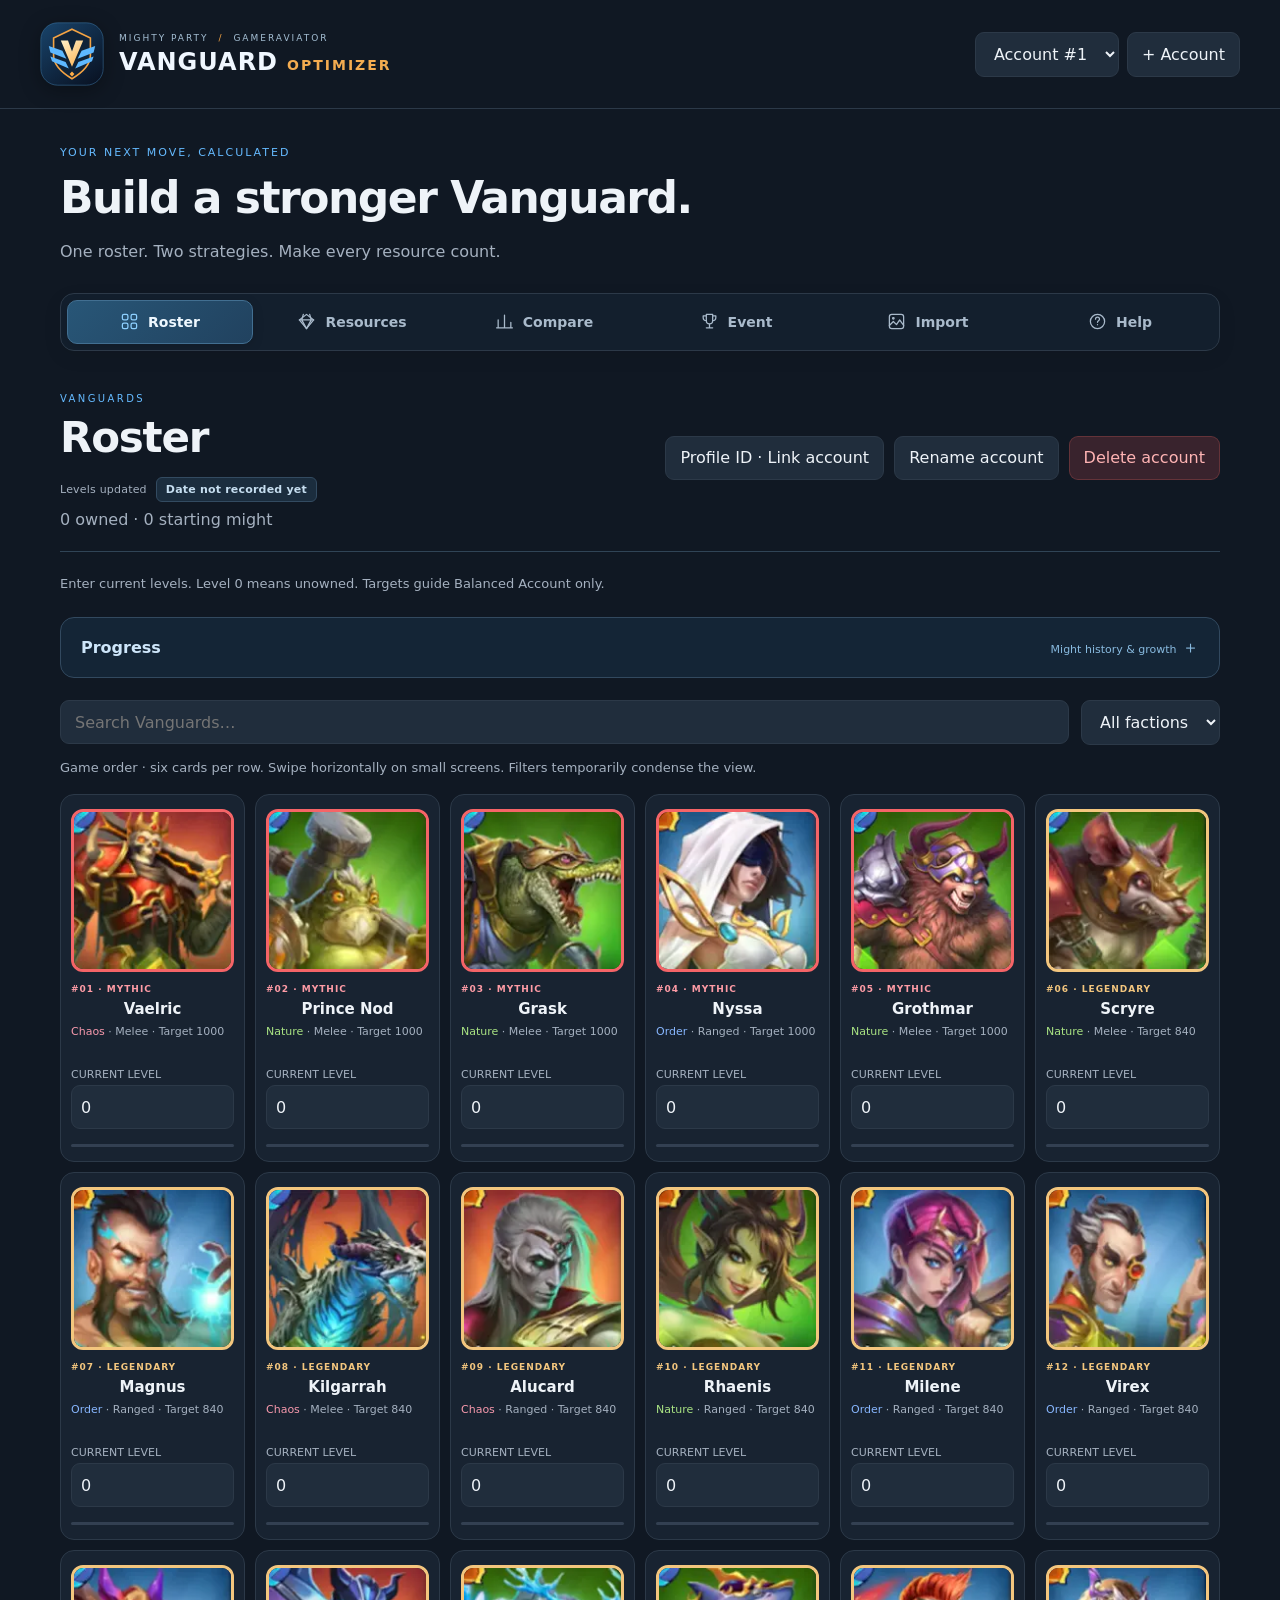
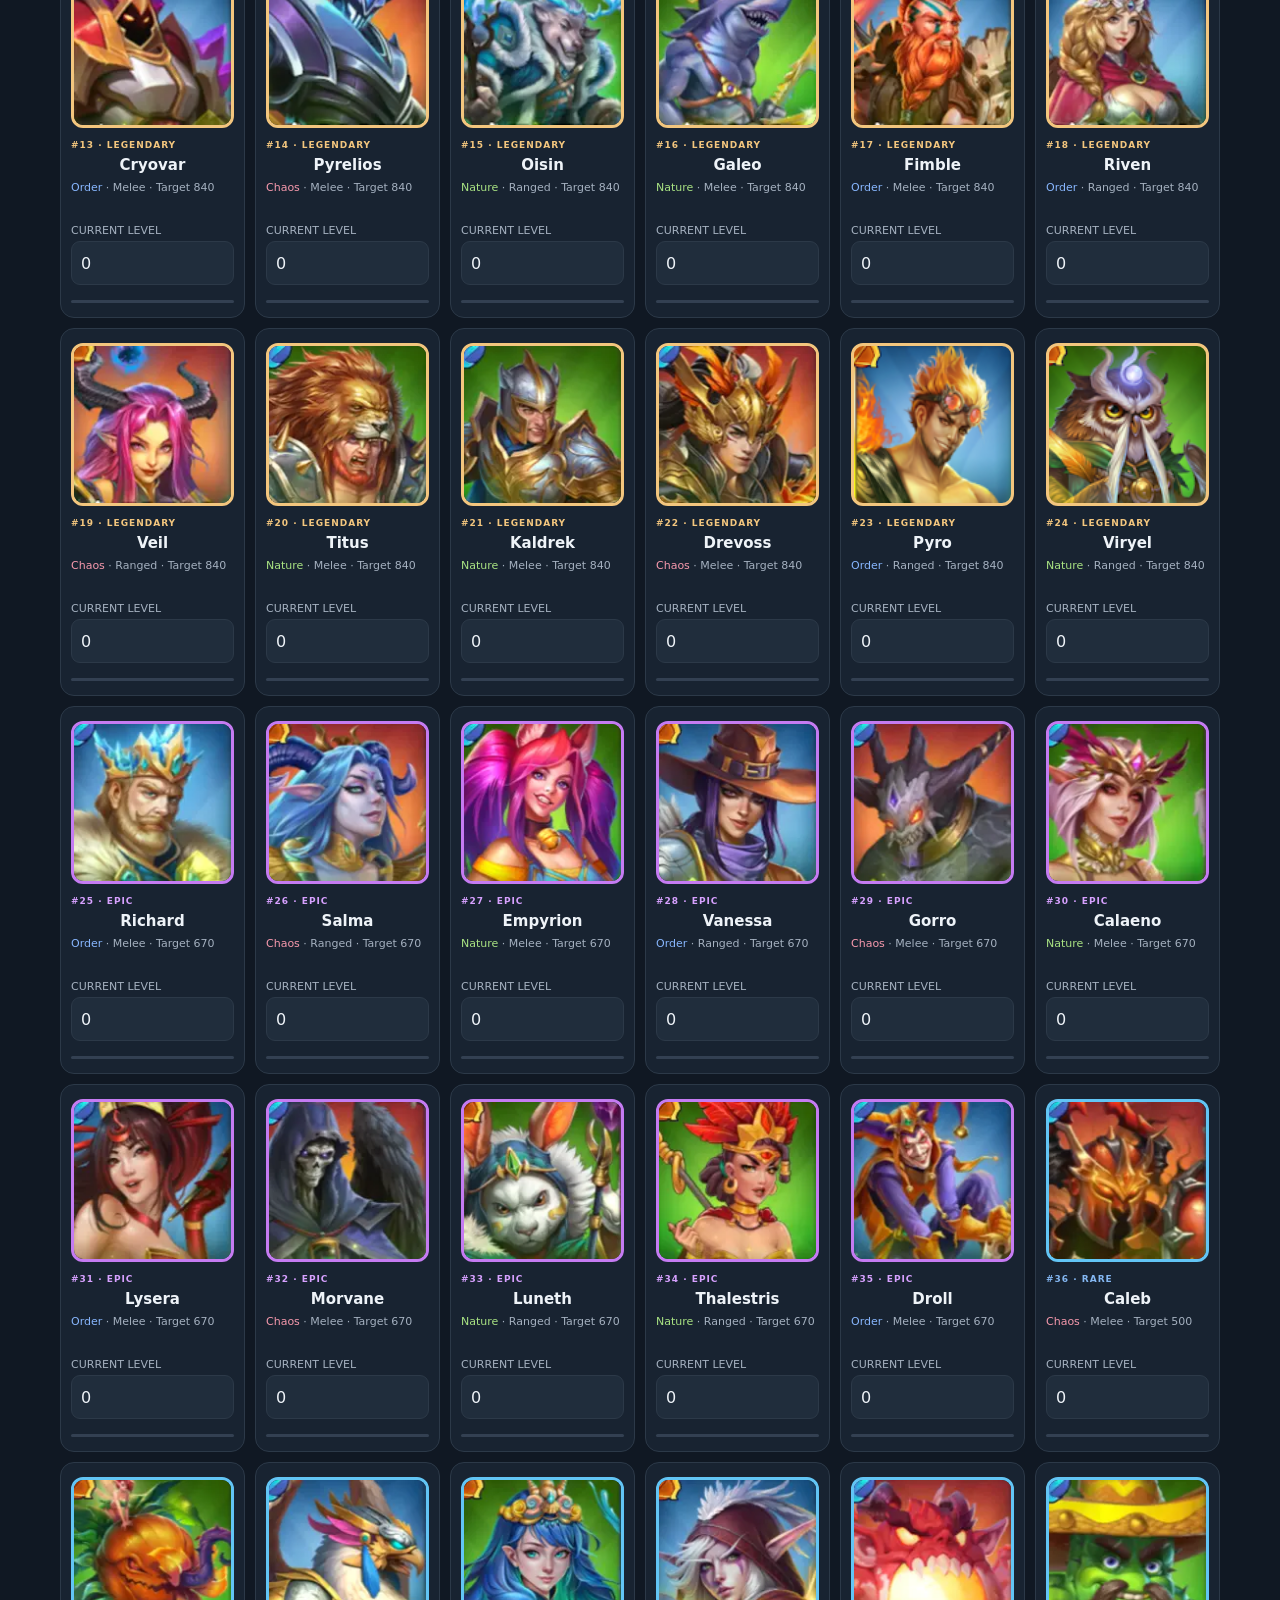
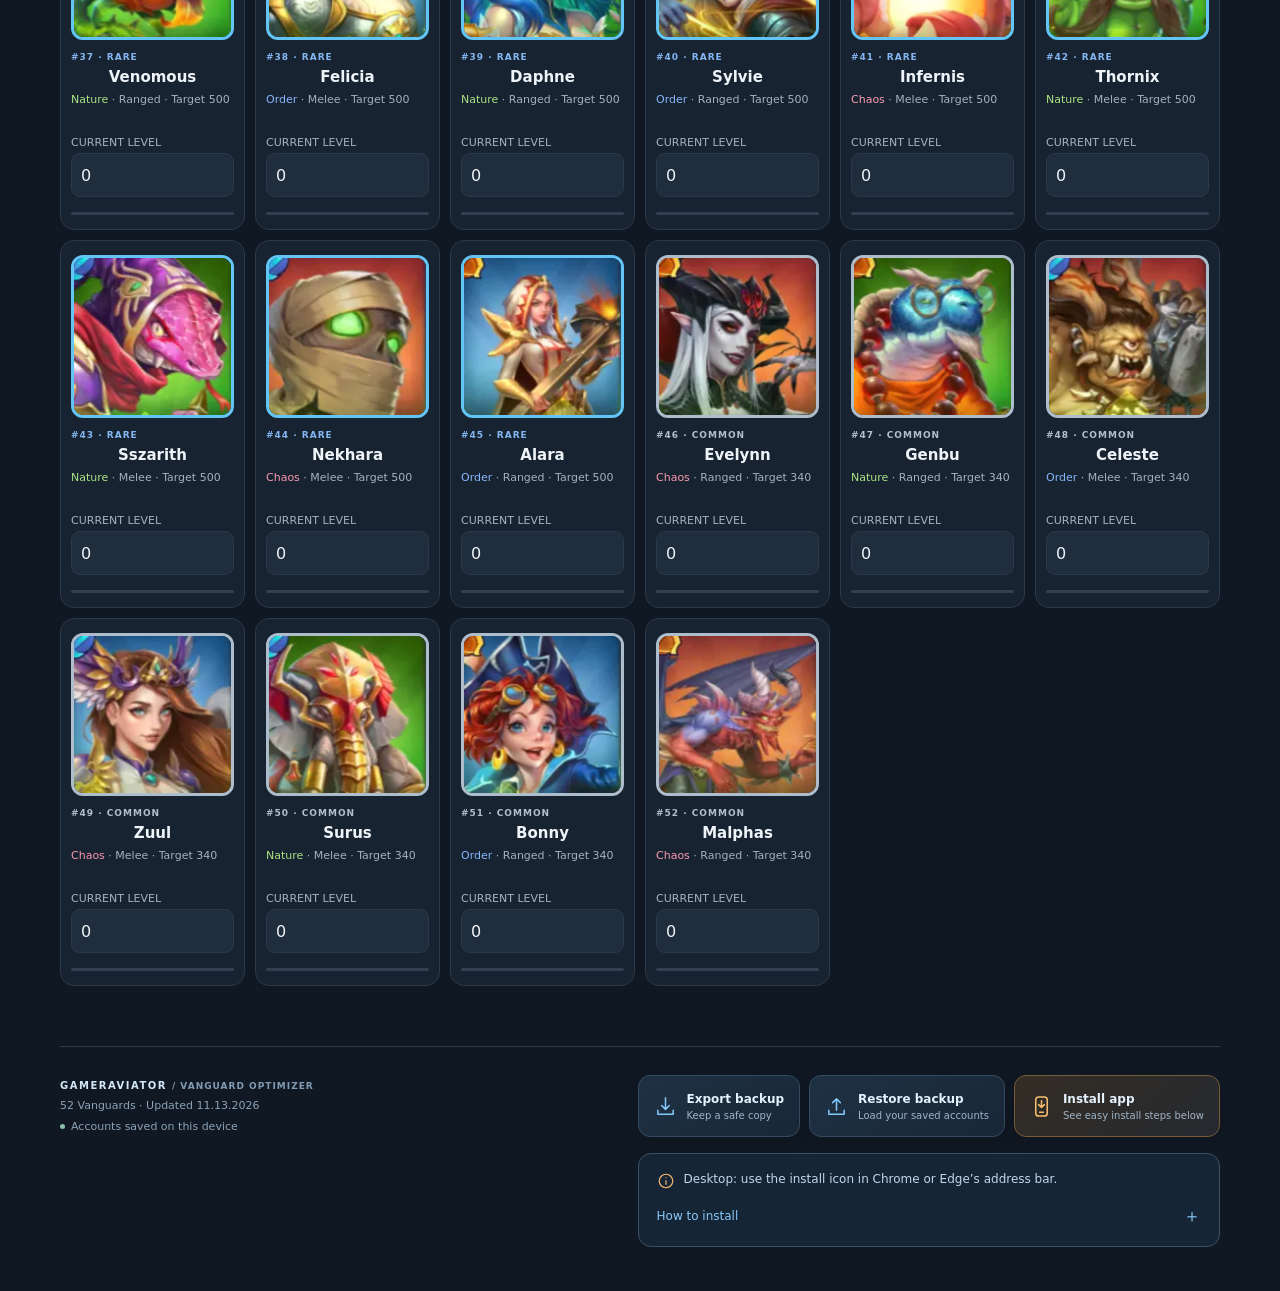
<file: index.html>
<!doctype html><html lang="en"><head><meta charset="utf-8"><meta name="viewport" content="width=device-width,initial-scale=1,viewport-fit=cover"><meta name="theme-color" content="#101823"><meta name="apple-mobile-web-app-capable" content="yes"><link rel="icon" href="vanguard-favicon.png" type="image/png" sizes="32x32"><link rel="icon" href="vanguard-icon-512.png" type="image/png" sizes="512x512"><link rel="manifest" href="manifest.json"><link rel="apple-touch-icon" href="vanguard-apple-touch.png"><link rel="stylesheet" href="style.css"><title>Mighty Party Vanguard Optimizer</title></head><body><header><div class="brand"><img class="mark brand-emblem" src="vanguard-emblem.svg" alt="" width="64" height="64"><div><small>MIGHTY PARTY <span class="brand-dot">/</span> GAMERAVIATOR</small><strong><span class="brand-vanguard">VANGUARD</span><span class="brand-optimizer">OPTIMIZER</span></strong></div></div><div class="account"><select id="accounts" aria-label="Player account"></select><button id="add">+ Account</button></div></header><main><div class="intro"><span class="eyebrow">YOUR NEXT MOVE, CALCULATED</span><h1>Build a stronger Vanguard.</h1><p>One roster. Two strategies. Make every resource count.</p></div><nav aria-label="Main navigation"><button data-tab="roster" class="active"><svg viewBox="0 0 24 24" fill="none" stroke="currentColor" stroke-width="1.6" stroke-linecap="round" stroke-linejoin="round" aria-hidden="true"><rect x="3" y="3" width="7" height="7" rx="2"/><rect x="14" y="3" width="7" height="7" rx="2"/><rect x="3" y="14" width="7" height="7" rx="2"/><rect x="14" y="14" width="7" height="7" rx="2"/></svg><span>Roster</span></button><button data-tab="resources"><svg viewBox="0 0 24 24" fill="none" stroke="currentColor" stroke-width="1.6" stroke-linecap="round" stroke-linejoin="round" aria-hidden="true"><path d="m12 3 9 7-9 11L3 10Z"/><path d="M3 10h18M8 3l-2 7 6 11 6-11-2-7"/></svg><span>Resources</span></button><button data-tab="compare"><svg viewBox="0 0 24 24" fill="none" stroke="currentColor" stroke-width="1.6" stroke-linecap="round" stroke-linejoin="round" aria-hidden="true"><path d="M4 20V10m8 10V4m8 16v-7M2 20h20"/></svg><span>Compare</span></button><button data-tab="grade-up"><svg viewBox="0 0 24 24" fill="none" stroke="currentColor" stroke-width="1.6" stroke-linecap="round" stroke-linejoin="round" aria-hidden="true"><path d="M8 3h8v8a4 4 0 0 1-8 0V3Zm0 2H4v2a4 4 0 0 0 4 4m8-6h4v2a4 4 0 0 1-4 4m-4 4v5m-4 0h8"/></svg><span>Event</span></button><button data-tab="import"><svg viewBox="0 0 24 24" fill="none" stroke="currentColor" stroke-width="1.6" stroke-linecap="round" stroke-linejoin="round" aria-hidden="true"><rect x="3" y="3" width="18" height="18" rx="3"/><circle cx="8" cy="8" r="1"/><path d="m3 17 5-5 4 4 4-6 5 7"/></svg><span>Import</span></button><button data-tab="help"><svg viewBox="0 0 24 24" fill="none" stroke="currentColor" stroke-width="1.6" stroke-linecap="round" stroke-linejoin="round" aria-hidden="true"><circle cx="12" cy="12" r="9"/><path d="M9.5 9a2.5 2.5 0 0 1 5 0c0 2-2.5 2-2.5 4m0 3h.01"/></svg><span>Help</span></button></nav><div id="notice" role="status"></div><section id="screen"></section><footer><div class="footer-meta"><span class="footer-brand">GAMERAVIATOR <span>/ VANGUARD OPTIMIZER</span></span><small>52 Vanguards · Updated 11.13.2026</small><small class="device-status"><i aria-hidden="true"></i> Accounts saved on this device</small></div><div class="footer-actions"><button id="backup" class="utility-button"><svg viewBox="0 0 24 24" fill="none" stroke="currentColor" stroke-width="1.6" stroke-linecap="round" stroke-linejoin="round" aria-hidden="true"><path d="M12 3v12m-4-4 4 4 4-4M4 16v4h16v-4"/></svg><span>Export backup<small>Keep a safe copy</small></span></button><label class="utility-button button" tabindex="0" role="button"><svg viewBox="0 0 24 24" fill="none" stroke="currentColor" stroke-width="1.6" stroke-linecap="round" stroke-linejoin="round" aria-hidden="true"><path d="M12 16V4m-4 4 4-4 4 4M4 16v4h16v-4"/></svg><span>Restore backup<small>Load your saved accounts</small></span><input id="restore" type="file" accept="application/json" hidden></label><button id="install" class="utility-button install-button" aria-controls="install-guide"><svg viewBox="0 0 24 24" fill="none" stroke="currentColor" stroke-width="1.6" stroke-linecap="round" stroke-linejoin="round" aria-hidden="true"><rect x="6" y="2" width="12" height="20" rx="3"/><path d="M10 18h4m-2-12v7m-3-3 3 3 3-3"/></svg><span>Install app<small>See easy install steps below</small></span></button></div><section class="install-help" aria-label="Install Vanguard Optimizer"><div class="install-hint-row"><svg viewBox="0 0 24 24" fill="none" stroke="currentColor" stroke-width="1.6" aria-hidden="true"><circle cx="12" cy="12" r="9"/><path d="M12 11v6m0-10v1"/></svg><p id="install-hint">Choose your device below for install steps.</p></div><p id="install-status" class="install-status" role="status"></p><details id="install-guide"><summary>How to install <span aria-hidden="true">＋</span></summary><div class="install-device-tabs" aria-label="Device instructions"><button type="button" data-install-device="ios" aria-pressed="false">iPhone / iPad</button><button type="button" data-install-device="android" aria-pressed="false">Android</button><button type="button" data-install-device="mac" aria-pressed="false">Mac</button><button type="button" data-install-device="desktop" aria-pressed="false">Windows / desktop</button></div><div data-install-steps="ios"><ol><li>Open this website in <strong>Safari</strong>.</li><li>Tap <strong>Share</strong> (the square with an upward arrow). If Share is hidden, open the <strong>page menu beside the address bar</strong> first.</li><li>Scroll to <strong>Add to Home Screen</strong>. If you see <strong>Open as Web App</strong>, leave it on, then tap <strong>Add</strong>.</li></ol><p class="install-tip">Opened from Discord or another app? Open the link in Safari first. If Add to Home Screen is missing, scroll to <strong>Edit Actions</strong> in Share and add it.</p></div><div data-install-steps="android" hidden><ol><li>Open this website in <strong>Chrome</strong>.</li><li>Tap the <strong>⋮ menu</strong> → <strong>Install and create shortcut</strong> → <strong>Install</strong>. Older versions may show <strong>Add to home screen</strong> or <strong>Install app</strong>.</li><li>Confirm installation, then open Vanguard from your home screen or app list.</li></ol></div><div data-install-steps="mac" hidden><ol><li>Open this website in <strong>Safari</strong>.</li><li>Choose <strong>File → Add to Dock</strong>, or <strong>Share → Add to Dock</strong>.</li><li>Confirm the name and click <strong>Add</strong>. Open Vanguard from your Dock.</li></ol><p class="install-tip">Safari web apps require macOS Sonoma 14 or later. Chrome also offers installation from its address bar.</p></div><div data-install-steps="desktop" hidden><ol><li>Open this website in <strong>Chrome or Edge</strong>.</li><li>Click the <strong>install icon in the address bar</strong> and confirm. In Chrome, you can also use <strong>⋮ → Cast, save, and share → Install page as app</strong>.</li><li>Open Vanguard from your app launcher or Start menu.</li></ol></div><p class="install-tip">Already entered accounts in another browser? Export a backup there and restore it in the installed app if your accounts don’t appear.</p></details></section></footer></main><script type="module" src="app.js"></script></body></html>
</file>
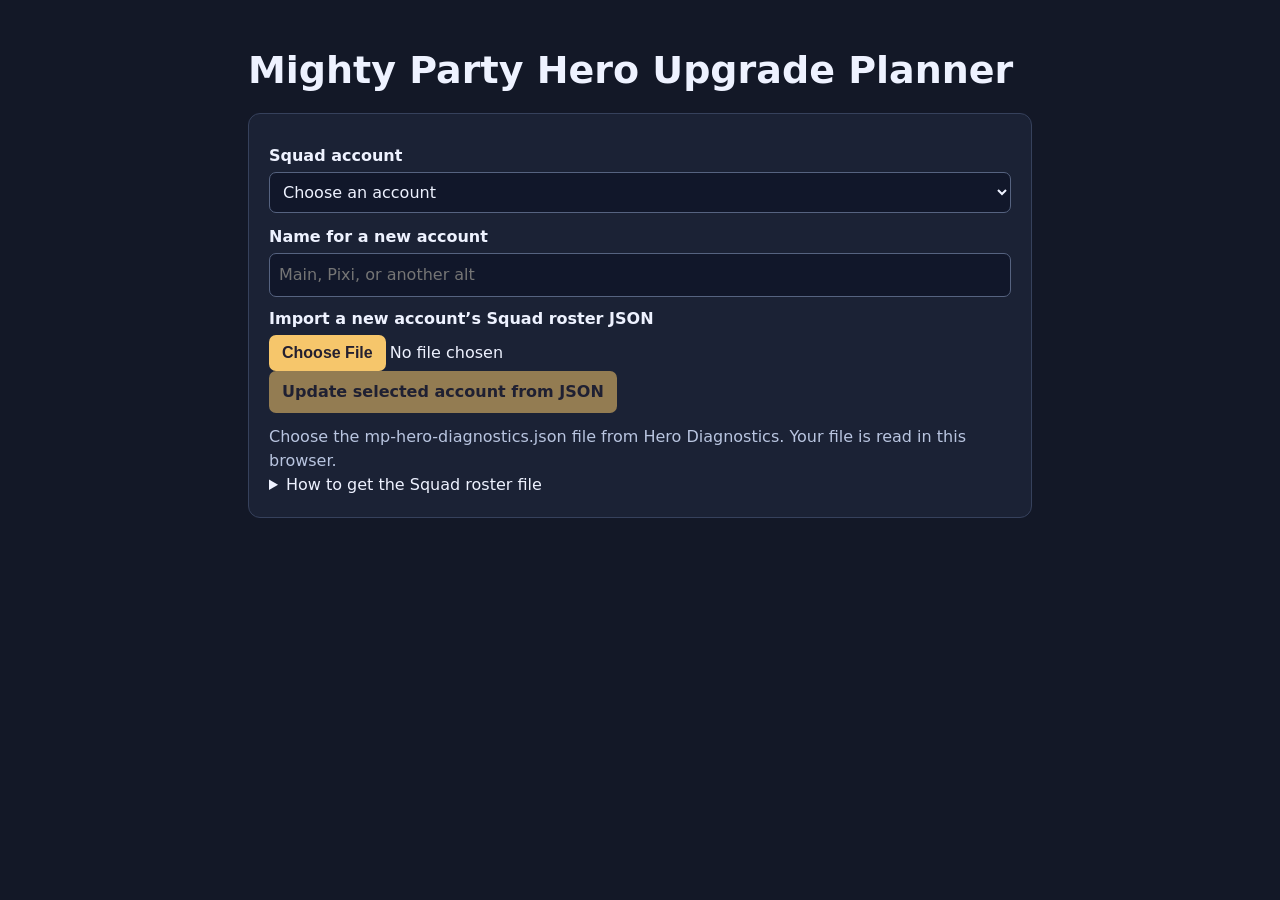
<file: hero-planner/index.html>
<!doctype html>
<html lang="en">
<head>
<meta charset="utf-8">
<meta name="viewport" content="width=device-width, initial-scale=1">
<title>Mighty Party Hero Upgrade Planner</title>
<style>
:root{color-scheme:dark;font:16px/1.5 system-ui,sans-serif;background:#131827;color:#eef2ff}*{box-sizing:border-box}
body{margin:0}main{max-width:880px;margin:auto;padding:clamp(18px,5vw,48px)}
h1,h2,p{margin:0 0 12px}h1{font-size:clamp(25px,6vw,38px);line-height:1.18}h2{font-size:21px}
section{padding:20px;margin-top:20px;background:#1b2235;border:1px solid #36415c;border-radius:12px}
small,.muted{color:#b9c5e0}button,input,select{font:inherit}button,input::file-selector-button{border:0;border-radius:7px;background:#f6c66b;color:#242030;padding:9px 13px;font-weight:650;cursor:pointer}button:disabled{opacity:.55;cursor:default}
label{display:block;font-weight:600;margin:10px 0 4px}input[type=search],select{width:100%;padding:9px;border:1px solid #566380;border-radius:7px;background:#11172a;color:inherit}
input[type=file]{max-width:100%}.status{margin:12px 0 0}.error{color:#fbb6aa}.grid{display:grid;grid-template-columns:repeat(auto-fit,minmax(115px,1fr));gap:10px;margin:14px 0}dl div{padding:10px;background:#11172a;border-radius:7px}dt{color:#bbc8e3;font-size:13px}dd{margin:0;font-size:22px;font-weight:700}a{color:#f6c66b}.actions{display:flex;align-items:center;gap:12px;flex-wrap:wrap}[hidden]{display:none!important}
.planner{margin:18px 0;padding:16px;background:#11172a;border-radius:9px}
.planner input{width:100%;max-width:220px;padding:9px;border:1px solid #566380;border-radius:7px;background:#1b2235;color:inherit}
.planner dl,.planner ul{padding-left:22px}.planner li{margin:8px 0}.planner li button{margin:3px 8px;font-size:14px}
.squad-result{overflow-x:auto;margin-top:14px}
.squad-table{border-collapse:collapse;width:100%;text-align:left;font-variant-numeric:tabular-nums}
.squad-table th,.squad-table td{padding:8px;border-bottom:1px solid #36415c}
.squad-table th:not(:first-child),.squad-table td:not(:first-child){text-align:right;white-space:nowrap}
.manual-heading{margin-top:22px}
</style>
</head>
<body>
<main>
<h1>Mighty Party Hero Upgrade Planner</h1>
<section aria-label="Import capture">
<label for="account">Squad account</label>
<select id="account"><option value="">Choose an account</option></select>
<p id="storage-status" class="status muted" role="status"></p>
<label for="account-name">Name for a new account</label>
<input id="account-name" type="search" maxlength="60" placeholder="Main, Pixi, or another alt">
<label for="capture">Import a new account’s Squad roster JSON</label>
<input id="capture" type="file" accept=".json,.vcef,application/json" aria-describedby="status">
<div class="actions"><button id="refresh-account" type="button" disabled>Update selected account from JSON</button><input id="refresh-capture" type="file" accept=".json,.vcef,application/json" hidden></div>
<p id="status" class="status muted" role="status">Choose the mp-hero-diagnostics.json file from Hero Diagnostics. Your file is read in this browser.</p>
<details id="capture-help">
<summary>How to get the Squad roster file</summary>
<ol>
<li><a href="../downloads/MP-Vanguard-Capture-1.0.10.zip" download>Download Vanguard Capture 1.0.10</a>. Unzip it and update your unpacked extension, then click Reload at <code>chrome://extensions</code>.</li>
<li>On your Mighty Party tab, choose <strong>Hero Diagnostics → Start hero capture</strong>.</li>
<li>After the game reloads, click <strong>Play</strong>. Wait until the extension says <strong>Hero roster captured</strong> or <strong>Hero catalog candidates captured</strong>.</li>
<li>Click <strong>Download diagnostics</strong> under Hero Diagnostics and load the resulting JSON here.</li>
</ol>
<p class="muted">The extension’s Extract this account button creates a .vcef file for the Vanguard Optimizer.</p>
</details>
</section>
<section id="roster" hidden aria-label="Hero roster">
<h2>Your roster</h2>
<p id="summary" class="muted"></p>
<div class="planner" aria-label="Max Squad Might">
<h2>Max Squad Might</h2>
<div class="grid">
<div><label for="gold-budget">Gold budget</label><input id="gold-budget" type="number" min="0" step="1"></div>
<div><label for="gold-discount">Gold discount (%)</label><input id="gold-discount" type="number" min="0" max="100" step="1" value="0"></div>
<div><label for="squad-cap">Level limit</label><input id="squad-cap" type="number" min="1" max="31" step="1" value="31"></div>
</div>
<p class="muted">Estimates use published promotion costs through level 26 for Common and 31 for Rare, Epic, and Legendary. Check your account’s gold discount and in-game level limit.</p>

<p class="muted">Find level upgrades that increase total Might across your roster. Estimates use <a href="https://mightyparty.wiki.gg/wiki/Might">published Might gains</a> and assume your Rebirths and Soulbinds stay as imported.</p>
<button id="maximize-might" type="button">Calculate best upgrades</button>
<p id="squad-status" class="status" role="status"></p>
<div id="squad-result" class="squad-result" hidden>
<table class="squad-table" aria-label="Recommended upgrades">
<thead><tr><th>Hero</th><th>Faction</th><th>Type</th><th>Level</th><th>Might gained</th><th>Souls</th><th>Gold</th></tr></thead>
<tbody id="squad-upgrades"></tbody>
</table>
</div>
</div>
<div class="planner" aria-label="Pet upgrade planner">
<h2>Pets</h2>
<p id="pet-summary" class="muted"></p>
<label for="pet-select">Pet</label><select id="pet-select"></select>
<div class="grid">
<div><label for="pet-name">Name</label><input id="pet-name" maxlength="60" placeholder="e.g. Oculus"></div>
<div><label for="pet-faction">Faction</label><select id="pet-faction"><option value="">Unknown</option><option value="order">Order</option><option value="nature">Nature</option><option value="chaos">Chaos</option></select></div>
<div><label for="pet-rarity">Rarity</label><select id="pet-rarity"><option value="">Unknown</option><option value="common">Common</option><option value="rare">Rare</option><option value="epic">Epic</option><option value="legendary">Legendary</option><option value="mythic">Mythic</option></select></div>
<div><label for="pet-level">Current level</label><input id="pet-level" type="number" min="1" step="1"></div>
<div><label for="pet-souls">Current souls</label><input id="pet-souls" type="number" min="0" step="1"></div>
<div><label for="pet-might">Displayed Might</label><input id="pet-might" type="number" min="0" step="1"></div>
<div><label for="pet-hp">Permanent Warlord HP bonus</label><input id="pet-hp" type="number" min="0" step="1"></div>
<div><label for="pet-next-souls">Next level soul cost</label><input id="pet-next-souls" type="number" min="0" step="1"></div>
<div><label for="pet-next-gold">Next level gold cost shown in game</label><input id="pet-next-gold" type="number" min="0" step="1"></div>
</div>
<button id="pet-save" type="button">Save pet</button>
<p id="pet-status" class="status" role="status"></p>
<p class="muted">Estimates through level 26 use the <a href="https://mightyparty.fandom.com/wiki/Pet_Level_Table">published pet costs</a> for Rare, Epic, and Legendary pets. Enter the game’s next promotion price to apply its effective gold rate to later levels. In-game league limits may apply.</p>
</div>
<div class="planner" aria-label="Warlord level goal">
<h2>Next Warlord Level</h2>
<p class="muted">Enter the next Might requirement from the game. Add your eight strongest heroes with their displayed Might, plus any bench heroes you want to consider. The plan uses the gold settings above.</p>
<label for="warlord-target">Target squad Might</label>
<input id="warlord-target" type="number" min="1" max="1000000" step="1" placeholder="e.g. 24000">
<label for="warlord-hero">Hero to consider</label>
<select id="warlord-hero"></select>
<label for="warlord-might">Current hero Might</label>
<input id="warlord-might" type="number" min="1" max="1000000" step="1">
<button id="warlord-add" type="button">Save hero Might</button>
<p id="warlord-count" class="status muted"></p>
<ul id="warlord-candidates"></ul>
<button id="warlord-calculate" type="button">Plan Warlord upgrades</button>
<p id="warlord-status" class="status" role="status"></p>
<div id="warlord-result" class="squad-result" hidden>
<table class="squad-table" aria-label="Eight heroes to field">
<thead><tr><th>Hero to field</th><th>Faction</th><th>Type</th><th>Level</th><th>Final Might</th><th>Souls</th><th>Gold</th></tr></thead>
<tbody id="warlord-upgrades"></tbody>
</table>
</div>
</div>
<div class="planner" aria-label="Faction quest planner">
<h2>Faction level-up quests</h2>
<p class="muted">Enter the level-ups you still need. Finds the lowest gold cost using Common and Rare heroes.</p>
<div class="grid">
<div><label for="quest-order">Order level-ups</label><input id="quest-order" type="number" min="0" max="500" step="1" value="15"></div>
<div><label for="quest-nature">Nature level-ups</label><input id="quest-nature" type="number" min="0" max="500" step="1" value="15"></div>
<div><label for="quest-chaos">Chaos level-ups</label><input id="quest-chaos" type="number" min="0" max="500" step="1" value="0"></div>
</div>
<button id="calculate-quest" type="button">Find cheapest quest upgrades</button>
<p id="quest-status" class="status" role="status"></p>
<div id="quest-result" class="squad-result" hidden>
<table class="squad-table" aria-label="Quest upgrades">
<thead><tr><th>Hero</th><th>Faction</th><th>Type</th><th>Rarity</th><th>Level</th><th>Level-ups</th><th>Souls</th><th>Gold</th></tr></thead>
<tbody id="quest-upgrades"></tbody>
</table>
</div>
</div>
<h2 class="manual-heading">Plan individual heroes</h2>
<label for="search">Find a hero by name, ID, faction, or type</label>
<input id="search" type="search">
<label for="hero">Hero</label>
<select id="hero"><option value="">Choose a hero</option></select>
<p id="results" class="muted status" role="status"></p>
<dl id="stats" class="grid" hidden>
<div><dt>Hero ID</dt><dd id="hero-id"></dd></div>
<div><dt>Level</dt><dd id="level"></dd></div>
<div><dt>Rebirths</dt><dd id="rebirths"></dd></div>
<div><dt>Souls</dt><dd id="souls"></dd></div>
<div><dt>Rarity</dt><dd id="rarity"></dd></div>
<div><dt>Faction</dt><dd id="faction"></dd></div>
<div><dt>Combat type</dt><dd id="attack-type"></dd></div>
</dl>
<div class="planner" aria-label="Upgrade planner">
<h2>Upgrade planner</h2>
<div id="hero-plan" hidden>
<label for="target-level">Target level</label>
<input id="target-level" type="number" min="2" max="31" step="1">
<p id="target-details" class="status" role="status"></p>
<button id="add-target" type="button">Save target</button>
</div>
<h2>Saved targets</h2>
<p id="plan-summary" class="status" role="status"></p>
<ol id="plan-targets"></ol>
<a href="https://mightyparty.wiki.gg/wiki/Hero_Level_Table">Promotion cost table</a>
</div>
<div id="evolution" hidden>
<h2>Evolution links</h2>
<ul id="evolution-links"></ul>
<p id="evolution-status" class="muted"></p>
</div>
<div class="actions">
<button id="download" type="button">Download roster JSON</button>
<a href="https://docs.google.com/spreadsheets/d/1_qPcYUHYez3O7Tpc6n62mxDikiohoDZD6-iP4jIZoTQ/edit">Hero catalog source</a>
</div>
</section>
</main>
<script>
'use strict';
const catalog = new Map([{"id":2,"name":"Servant","rarity":"common","faction":"order","type":"melee","from":[],"to":["Squire","Prophet","First Aid"]},{"id":3,"name":"Prophet","rarity":"rare","faction":"order","type":"melee","from":["Servant","Pilgrim"],"to":["Lady Clair"]},{"id":4,"name":"Warrioress","rarity":"common","faction":"order","type":"melee","from":[],"to":["Valkyrie","Priestess","Pharaon"]},{"id":5,"name":"Shinobi","rarity":"common","faction":"order","type":"melee","from":[],"to":["Untouchable","Pharaon","Soulblade"]},{"id":6,"name":"Priestess","rarity":"rare","faction":"order","type":"ranged","from":["Warrioress","Apprentice"],"to":["Battle Angel"]},{"id":7,"name":"Archer","rarity":"common","faction":"order","type":"ranged","from":[],"to":["Bowmaster","First Aid","Minstrel"]},{"id":8,"name":"Mr. Toad","rarity":"rare","faction":"nature","type":"melee","from":["Big Toad","Cat Lady","Shaman"],"to":["Lord Toad"]},{"id":9,"name":"Totem","rarity":"rare","faction":"nature","type":"building","from":["Cat Lady","Dryad","Raven"],"to":["Luck Idol"]},{"id":10,"name":"Cat Lady","rarity":"common","faction":"nature","type":"melee","from":[],"to":["Scratchy","Totem","Mr. Toad"]},{"id":11,"name":"Viking","rarity":"rare","faction":"nature","type":"melee","from":["Lumberjack","Big Toad"],"to":["Olaf the Red"]},{"id":12,"name":"Wood Spirit","rarity":"rare","faction":"nature","type":"ranged","from":["Shaman"],"to":["Song of Forest"]},{"id":13,"name":"Dryad","rarity":"common","faction":"nature","type":"ranged","from":[],"to":["Leaf Child","Bully","Totem"]},{"id":14,"name":"Gargoyle","rarity":"rare","faction":"chaos","type":"melee","from":["Red Orc","Blood Cult Adept"],"to":["Gargantos"]},{"id":15,"name":"Chiropteran","rarity":"rare","faction":"chaos","type":"melee","from":["Vampire","Blood Cult Adept"],"to":["Blood Lord"]},{"id":16,"name":"Red Orc","rarity":"common","faction":"chaos","type":"melee","from":[],"to":["Orc Master","Bone Hunter","Gargoyle"]},{"id":17,"name":"Undead","rarity":"rare","faction":"chaos","type":"melee","from":["Tree","Vampire"],"to":["Living Dead","Hell Gate"]},{"id":18,"name":"Child of Chaos","rarity":"rare","faction":"chaos","type":"ranged","from":["Vampire","Tree"],"to":["Dark Mage"]},{"id":19,"name":"Blood Cult Adept","rarity":"common","faction":"chaos","type":"ranged","from":[],"to":["Dark Acolyte","Gargoyle","Chiropteran"]},{"id":20,"name":"Mr. Devil","rarity":"legendary","faction":"chaos","type":"melee","from":["Soul Monger"],"to":[]},{"id":21,"name":"Prince","rarity":"legendary","faction":"order","type":"melee","from":["Swordmaster"],"to":[]},{"id":22,"name":"Mother Owl","rarity":"legendary","faction":"nature","type":"ranged","from":["Wise Owl"],"to":[]},{"id":23,"name":"Bard","rarity":"epic","faction":"order","type":"ranged","from":["Minstrel"],"to":["Apollo"]},{"id":24,"name":"Karas","rarity":"epic","faction":"nature","type":"ranged","from":["Forest Mage"],"to":["Tengu, Ravencrest"]},{"id":25,"name":"Void Juggler","rarity":"epic","faction":"chaos","type":"ranged","from":["Dark Witch"],"to":["Discordia"]},{"id":26,"name":"Wild Tamer","rarity":"epic","faction":"nature","type":"ranged","from":["Lady of the Warriors"],"to":["Draggara"]},{"id":27,"name":"Tesla Tower","rarity":"epic","faction":"order","type":"building","from":["Voltage Tower"],"to":["Tesla X"]},{"id":28,"name":"Soul Hunter","rarity":"epic","faction":"chaos","type":"melee","from":["Bone Hunter"],"to":["Stormrage"]},{"id":29,"name":"Idol","rarity":"common","faction":"order","type":"building","from":[],"to":["Pharaon","Soulblade","Crafter"]},{"id":30,"name":"First Aid","rarity":"rare","faction":"order","type":"building","from":["Archer","Servant"],"to":["Tent of Life"]},{"id":31,"name":"Tree","rarity":"common","faction":"chaos","type":"building","from":[],"to":["Dark Tree","Undead","Child of Chaos"]},{"id":32,"name":"Dead Lord","rarity":"legendary","faction":"chaos","type":"melee","from":["Living Dead"],"to":[]},{"id":33,"name":"Erik the Grey","rarity":"legendary","faction":"nature","type":"melee","from":["Olaf the Red"],"to":[]},{"id":34,"name":"Sir Lancelot","rarity":"legendary","faction":"order","type":"melee","from":["Knight"],"to":[]},{"id":35,"name":"Count Vlad","rarity":"legendary","faction":"chaos","type":"melee","from":["Blood Lord"],"to":[]},{"id":36,"name":"Bastet","rarity":"legendary","faction":"nature","type":"melee","from":["Predator"],"to":[]},{"id":37,"name":"Athena","rarity":"legendary","faction":"order","type":"ranged","from":["Ayfe the Arrow"],"to":[]},{"id":38,"name":"Goliath","rarity":"legendary","faction":"chaos","type":"melee","from":["Gargantos"],"to":[]},{"id":39,"name":"Prince Nod","rarity":"legendary","faction":"nature","type":"melee","from":["Lord Toad"],"to":[]},{"id":40,"name":"Life Palace","rarity":"legendary","faction":"order","type":"building","from":["Tent of Life"],"to":[]},{"id":41,"name":"Vanakauri","rarity":"legendary","faction":"nature","type":"building","from":["Luck Idol"],"to":[]},{"id":42,"name":"Axe","rarity":"legendary","faction":"chaos","type":"melee","from":["Chieftain Orc"],"to":[]},{"id":43,"name":"Lady Clair","rarity":"epic","faction":"order","type":"melee","from":["Prophet"],"to":["D'Arc, Iron Maiden"]},{"id":44,"name":"Caesar's Head","rarity":"epic","faction":"order","type":"building","from":["Pharaon"],"to":[]},{"id":45,"name":"Blood Lord","rarity":"epic","faction":"chaos","type":"melee","from":["Chiropteran"],"to":["Count Vlad"]},{"id":46,"name":"Lady Wild","rarity":"epic","faction":"nature","type":"ranged","from":["Leaf Child"],"to":["Melia, Forest's Daughter"]},{"id":47,"name":"Cursed Oak","rarity":"epic","faction":"chaos","type":"building","from":["Dark Tree"],"to":[]},{"id":48,"name":"Soul Monger","rarity":"epic","faction":"chaos","type":"melee","from":["Angry Imp"],"to":["Mr. Devil"]},{"id":49,"name":"Swordmaster","rarity":"epic","faction":"order","type":"melee","from":["Soulblade"],"to":["Prince"]},{"id":50,"name":"Archwitch","rarity":"epic","faction":"chaos","type":"ranged","from":["Dark Acolyte"],"to":["Red Woman"]},{"id":51,"name":"Luck Idol","rarity":"epic","faction":"nature","type":"building","from":["Totem"],"to":["Vanakauri"]},{"id":52,"name":"Lord Toad","rarity":"epic","faction":"nature","type":"melee","from":["Mr. Toad"],"to":["Prince Nod"]},{"id":53,"name":"Engineer","rarity":"epic","faction":"order","type":"melee","from":["Crafter"],"to":["High Tinker Gear"]},{"id":54,"name":"Ronin","rarity":"epic","faction":"order","type":"melee","from":["Untouchable"],"to":["Hanzo Sama"]},{"id":55,"name":"Wise Owl","rarity":"epic","faction":"nature","type":"ranged","from":["Owl"],"to":["Mother Owl"]},{"id":56,"name":"Gargantos","rarity":"epic","faction":"chaos","type":"melee","from":["Gargoyle"],"to":["Goliath"]},{"id":57,"name":"Olaf the Red","rarity":"epic","faction":"nature","type":"melee","from":["Viking"],"to":["Erik the Grey"]},{"id":58,"name":"Scarlet Warrior","rarity":"epic","faction":"order","type":"melee","from":["Valkyrie"],"to":["Titania"]},{"id":59,"name":"Ayfe the Arrow","rarity":"epic","faction":"order","type":"ranged","from":["Bowmaster"],"to":["Athena"]},{"id":60,"name":"Tent of Life","rarity":"epic","faction":"order","type":"building","from":["First Aid"],"to":["Life Palace"]},{"id":61,"name":"Void Rock","rarity":"epic","faction":"chaos","type":"building","from":["Void Stone"],"to":["Void Jewel"]},{"id":62,"name":"Void Jewel","rarity":"legendary","faction":"chaos","type":"building","from":["Void Rock"],"to":[]},{"id":63,"name":"Argios","rarity":"epic","faction":"nature","type":"melee","from":["Satyr"],"to":["Marquis de Sat"]},{"id":64,"name":"Big Toad","rarity":"common","faction":"nature","type":"melee","from":[],"to":["Mr. Toad","Viking","Leaf Child"]},{"id":65,"name":"Gnome","rarity":"common","faction":"order","type":"melee","from":[],"to":["Crafter","Minstrel","Bowmaster"]},{"id":66,"name":"Leaf Child","rarity":"rare","faction":"nature","type":"ranged","from":["Dryad","Big Toad","Raven"],"to":["Lady Wild"]},{"id":67,"name":"Pharaon","rarity":"rare","faction":"order","type":"building","from":["Idol","Warrioress","Shinobi"],"to":["Caesar's Head"]},{"id":68,"name":"Vampire","rarity":"common","faction":"chaos","type":"melee","from":[],"to":["Chiropteran","Child of Chaos","Undead"]},{"id":69,"name":"Void Stone","rarity":"rare","faction":"chaos","type":"building","from":["Witch"],"to":["Void Rock"]},{"id":70,"name":"Satyr","rarity":"rare","faction":"nature","type":"melee","from":[],"to":["Argios"]},{"id":71,"name":"Pilgrim","rarity":"common","faction":"order","type":"melee","from":[],"to":["Prophet","Untouchable","Love Mage"]},{"id":72,"name":"Shaman","rarity":"common","faction":"nature","type":"ranged","from":[],"to":["Wood Spirit","Forest Mage","Mr. Toad"]},{"id":73,"name":"Dark Witch","rarity":"rare","faction":"chaos","type":"ranged","from":["Witch"],"to":["Void Juggler"]},{"id":74,"name":"Raven","rarity":"common","faction":"nature","type":"ranged","from":[],"to":["Forest Mage","Leaf Child","Totem"]},{"id":75,"name":"Warrior","rarity":"common","faction":"order","type":"melee","from":[],"to":["Soulblade","Bunny","Untouchable"]},{"id":76,"name":"Forest Mage","rarity":"rare","faction":"nature","type":"ranged","from":["Raven","Shaman","Lumberjack"],"to":["Karas"]},{"id":77,"name":"Dark Tree","rarity":"rare","faction":"chaos","type":"building","from":["Tree"],"to":["Cursed Oak"]},{"id":78,"name":"Orc Master","rarity":"rare","faction":"chaos","type":"melee","from":["Red Orc","Witch"],"to":["Chieftain Orc"]},{"id":79,"name":"Soulblade","rarity":"rare","faction":"order","type":"melee","from":["Warrior","Idol","Shinobi"],"to":["Swordmaster"]},{"id":80,"name":"Minstrel","rarity":"rare","faction":"order","type":"ranged","from":["Singer","Gnome","Archer"],"to":["Bard"]},{"id":81,"name":"Crafter","rarity":"rare","faction":"order","type":"melee","from":["Gnome","Idol"],"to":["Engineer"]},{"id":82,"name":"Lumberjack","rarity":"common","faction":"nature","type":"melee","from":[],"to":["Viking","Leaf Child","Forest Mage"]},{"id":83,"name":"Witch","rarity":"common","faction":"chaos","type":"ranged","from":[],"to":["Dark Witch","Void Stone","Orc Master"]},{"id":84,"name":"Bone Hunter","rarity":"rare","faction":"chaos","type":"melee","from":["Red Orc"],"to":["Soul Hunter"]},{"id":85,"name":"Bowmaster","rarity":"rare","faction":"order","type":"ranged","from":["Archer","Gnome","Love Lady"],"to":["Ayfe the Arrow"]},{"id":86,"name":"Aphrodite","rarity":"legendary","faction":"order","type":"ranged","from":["Love Goddess"],"to":[]},{"id":87,"name":"Love Goddess","rarity":"epic","faction":"order","type":"ranged","from":["Love Mage"],"to":["Aphrodite"]},{"id":88,"name":"Love Mage","rarity":"rare","faction":"order","type":"ranged","from":["Pilgrim","Love Lady","Apprentice"],"to":["Love Goddess"]},{"id":89,"name":"Love Lady","rarity":"common","faction":"order","type":"ranged","from":[],"to":["Love Mage","Bowmaster","Bunny"]},{"id":90,"name":"Dark Mage","rarity":"epic","faction":"chaos","type":"ranged","from":["Child of Chaos"],"to":["Regardus Diplius"]},{"id":91,"name":"Angry Imp","rarity":"rare","faction":"chaos","type":"melee","from":[],"to":["Soul Monger"]},{"id":92,"name":"Untouchable","rarity":"rare","faction":"order","type":"melee","from":["Shinobi","Pilgrim","Warrior"],"to":["Ronin"]},{"id":93,"name":"Apprentice","rarity":"common","faction":"order","type":"ranged","from":[],"to":["Priestess","Bunny","Love Mage"]},{"id":94,"name":"Predator","rarity":"epic","faction":"nature","type":"melee","from":["Scratchy"],"to":["Bastet"]},{"id":95,"name":"Miss Lapin","rarity":"legendary","faction":"order","type":"ranged","from":["Lucky Rabbit"],"to":[]},{"id":96,"name":"Lucky Rabbit","rarity":"epic","faction":"order","type":"ranged","from":["Bunny"],"to":["Miss Lapin"]},{"id":97,"name":"Bunny","rarity":"rare","faction":"order","type":"ranged","from":["Warrior","Love Lady","Apprentice"],"to":["Lucky Rabbit"]},{"id":98,"name":"Hell Gate","rarity":"epic","faction":"chaos","type":"building","from":["Undead"],"to":[]},{"id":99,"name":"El Mariachi","rarity":"legendary","faction":"nature","type":"melee","from":["El Cactus"],"to":[]},{"id":100,"name":"El Cactus","rarity":"epic","faction":"nature","type":"melee","from":["Cactusito"],"to":["El Mariachi"]},{"id":101,"name":"Cactusito","rarity":"rare","faction":"nature","type":"melee","from":[],"to":["El Cactus"]},{"id":102,"name":"Marquis de Sat","rarity":"legendary","faction":"nature","type":"melee","from":["Argios"],"to":[]},{"id":103,"name":"Maeve","rarity":"legendary","faction":"nature","type":"ranged","from":["Song of Forest"],"to":[]},{"id":104,"name":"Regardus Diplius","rarity":"legendary","faction":"chaos","type":"ranged","from":["Dark Mage"],"to":[]},{"id":105,"name":"King Taurus","rarity":"legendary","faction":"nature","type":"melee","from":["Minotaur"],"to":[]},{"id":106,"name":"Minotaur","rarity":"epic","faction":"nature","type":"melee","from":["Bully"],"to":["King Taurus"]},{"id":107,"name":"Bully","rarity":"rare","faction":"nature","type":"melee","from":["Dryad"],"to":["Minotaur"]},{"id":108,"name":"Queen Ananta","rarity":"legendary","faction":"nature","type":"melee","from":["High Naga"],"to":[]},{"id":109,"name":"High Naga","rarity":"epic","faction":"nature","type":"melee","from":["Naga"],"to":["Queen Ananta"]},{"id":110,"name":"Naga","rarity":"rare","faction":"nature","type":"melee","from":[],"to":["High Naga"]},{"id":111,"name":"Squire","rarity":"rare","faction":"order","type":"melee","from":["Servant","Singer"],"to":["Knight"]},{"id":112,"name":"Hanzo Sama","rarity":"legendary","faction":"order","type":"melee","from":["Ronin"],"to":[]},{"id":113,"name":"Alexandria","rarity":"legendary","faction":"order","type":"ranged","from":["Battle Angel"],"to":[]},{"id":114,"name":"Titania","rarity":"legendary","faction":"order","type":"melee","from":["Scarlet Warrior"],"to":[]},{"id":115,"name":"Stormrage","rarity":"legendary","faction":"chaos","type":"melee","from":["Soul Hunter"],"to":[]},{"id":116,"name":"Singer","rarity":"common","faction":"order","type":"ranged","from":[],"to":["Minstrel","Voltage Tower","Squire"]},{"id":117,"name":"Voltage Tower","rarity":"rare","faction":"order","type":"building","from":["Singer"],"to":["Tesla Tower"]},{"id":118,"name":"Tesla X","rarity":"legendary","faction":"order","type":"building","from":["Tesla Tower"],"to":[]},{"id":119,"name":"Living Dead","rarity":"epic","faction":"chaos","type":"melee","from":["Undead"],"to":["Dead Lord"]},{"id":120,"name":"Red Woman","rarity":"legendary","faction":"chaos","type":"ranged","from":["Archwitch"],"to":[]},{"id":121,"name":"Lady of the Warriors","rarity":"rare","faction":"nature","type":"ranged","from":[],"to":["Wild Tamer"]},{"id":122,"name":"Draggara","rarity":"legendary","faction":"nature","type":"ranged","from":["Wild Tamer"],"to":[]},{"id":123,"name":"Blair","rarity":"legendary","faction":"order","type":"ranged","from":["Adherent"],"to":[]},{"id":124,"name":"Adherent","rarity":"epic","faction":"order","type":"ranged","from":["Follower"],"to":["Blair"]},{"id":125,"name":"Follower","rarity":"rare","faction":"order","type":"ranged","from":[],"to":["Adherent"]},{"id":126,"name":"Fury, the great warrior","rarity":"legendary","faction":"order","type":"melee","from":["Cruel Gladiator"],"to":[]},{"id":127,"name":"Cruel Gladiator","rarity":"epic","faction":"order","type":"melee","from":["Berserk"],"to":["Fury, the great warrior"]},{"id":128,"name":"Berserk","rarity":"rare","faction":"order","type":"melee","from":[],"to":["Cruel Gladiator"]},{"id":129,"name":"Chernomor","rarity":"legendary","faction":"chaos","type":"melee","from":["Dark Knight"],"to":[]},{"id":130,"name":"Dark Knight","rarity":"epic","faction":"chaos","type":"melee","from":["Dark Warrior"],"to":["Chernomor"]},{"id":131,"name":"Dark Warrior","rarity":"rare","faction":"chaos","type":"melee","from":[],"to":["Dark Knight"]},{"id":132,"name":"Leader Nilen","rarity":"legendary","faction":"chaos","type":"ranged","from":["Embalmed Priest"],"to":[]},{"id":133,"name":"Embalmed Priest","rarity":"epic","faction":"chaos","type":"ranged","from":["Mummy"],"to":["Leader Nilen"]},{"id":134,"name":"Mummy","rarity":"rare","faction":"chaos","type":"ranged","from":[],"to":["Embalmed Priest"]},{"id":135,"name":"Koschei the Immortal","rarity":"legendary","faction":"chaos","type":"melee","from":["Bone Warrior"],"to":[]},{"id":136,"name":"Bone Warrior","rarity":"epic","faction":"chaos","type":"melee","from":["Skeleton"],"to":["Koschei the Immortal"]},{"id":137,"name":"Skeleton","rarity":"rare","faction":"chaos","type":"melee","from":[],"to":["Bone Warrior"]},{"id":138,"name":"Anak, Princess Dragon","rarity":"legendary","faction":"nature","type":"ranged","from":["Wyvern"],"to":[]},{"id":139,"name":"Wyvern","rarity":"epic","faction":"nature","type":"ranged","from":["Wind Snake"],"to":["Anak, Princess Dragon"]},{"id":140,"name":"Wind Snake","rarity":"rare","faction":"nature","type":"ranged","from":[],"to":["Wyvern"]},{"id":141,"name":"Matriarch Eona","rarity":"legendary","faction":"nature","type":"melee","from":["Emerald Dragon"],"to":[]},{"id":142,"name":"Emerald Dragon","rarity":"epic","faction":"nature","type":"melee","from":["Dream Whelpling"],"to":["Matriarch Eona"]},{"id":143,"name":"Dream Whelpling","rarity":"rare","faction":"nature","type":"melee","from":[],"to":["Emerald Dragon"]},{"id":144,"name":"Enlil, wind of change","rarity":"legendary","faction":"nature","type":"melee","from":["Wind Warrior"],"to":[]},{"id":145,"name":"Wind Warrior","rarity":"epic","faction":"nature","type":"melee","from":["Harpy"],"to":["Enlil, wind of change"]},{"id":146,"name":"Harpy","rarity":"rare","faction":"nature","type":"melee","from":[],"to":["Wind Warrior"]},{"id":147,"name":"Iceberg","rarity":"legendary","faction":"order","type":"melee","from":["Ice Clod"],"to":[]},{"id":148,"name":"Ice Clod","rarity":"epic","faction":"order","type":"melee","from":["Piece of Ice"],"to":["Iceberg"]},{"id":149,"name":"Piece of Ice","rarity":"rare","faction":"order","type":"melee","from":[],"to":["Ice Clod"]},{"id":150,"name":"Evil \"Santa\"","rarity":"legendary","faction":"order","type":"ranged","from":["Evil's Helper"],"to":[]},{"id":151,"name":"Evil's Helper","rarity":"epic","faction":"order","type":"ranged","from":["Ding Viesel"],"to":["Evil \"Santa\""]},{"id":152,"name":"Ding Viesel","rarity":"rare","faction":"order","type":"ranged","from":[],"to":["Evil's Helper"]},{"id":153,"name":"Ghosta","rarity":"legendary","faction":"order","type":"ranged","from":["Dark Huntress"],"to":[]},{"id":154,"name":"Dark Huntress","rarity":"epic","faction":"order","type":"ranged","from":["Drow"],"to":["Ghosta"]},{"id":155,"name":"Drow","rarity":"rare","faction":"order","type":"ranged","from":[],"to":["Dark Huntress"]},{"id":156,"name":"Tengu, Ravencrest","rarity":"legendary","faction":"nature","type":"ranged","from":["Karas"],"to":[]},{"id":157,"name":"Groot, Silent Guardian","rarity":"legendary","faction":"nature","type":"melee","from":["Treebeard"],"to":[]},{"id":158,"name":"Treebeard","rarity":"epic","faction":"nature","type":"melee","from":["Treant"],"to":["Groot, Silent Guardian"]},{"id":159,"name":"Treant","rarity":"rare","faction":"nature","type":"melee","from":[],"to":["Treebeard"]},{"id":160,"name":"Loath, Spore Loser","rarity":"legendary","faction":"nature","type":"melee","from":["Sporelok"],"to":[]},{"id":161,"name":"Sporelok","rarity":"epic","faction":"nature","type":"melee","from":["Shroomkin"],"to":["Loath, Spore Loser"]},{"id":162,"name":"Shroomkin","rarity":"rare","faction":"nature","type":"melee","from":[],"to":["Sporelok"]},{"id":163,"name":"Mi the Ten-Tailed Fox","rarity":"legendary","faction":"nature","type":"melee","from":["Lolli Pop"],"to":[]},{"id":164,"name":"Lolli Pop","rarity":"epic","faction":"nature","type":"melee","from":["Baby rattle"],"to":["Mi the Ten-Tailed Fox"]},{"id":165,"name":"Baby rattle","rarity":"rare","faction":"nature","type":"melee","from":[],"to":["Lolli Pop"]},{"id":166,"name":"Grand Ma, Reaper","rarity":"legendary","faction":"chaos","type":"ranged","from":["Harbinger of Death"],"to":[]},{"id":167,"name":"Harbinger of Death","rarity":"epic","faction":"chaos","type":"ranged","from":["Old bones"],"to":["Grand Ma, Reaper"]},{"id":168,"name":"Old bones","rarity":"rare","faction":"chaos","type":"ranged","from":[],"to":["Harbinger of Death"]},{"id":169,"name":"Super Mary","rarity":"legendary","faction":"order","type":"melee","from":["Lady Curl"],"to":[]},{"id":170,"name":"Lady Curl","rarity":"epic","faction":"order","type":"melee","from":["Wonder Girl"],"to":["Super Mary"]},{"id":171,"name":"Wonder Girl","rarity":"rare","faction":"order","type":"melee","from":[],"to":["Lady Curl"]},{"id":172,"name":"Strik, The Fiery Heart","rarity":"legendary","faction":"order","type":"ranged","from":["Flame Juggler"],"to":[]},{"id":173,"name":"Flame Juggler","rarity":"epic","faction":"order","type":"ranged","from":["Pyromancer"],"to":["Strik, The Fiery Heart"]},{"id":174,"name":"Pyromancer","rarity":"rare","faction":"order","type":"ranged","from":[],"to":["Flame Juggler"]},{"id":175,"name":"High Tinker Gear","rarity":"legendary","faction":"order","type":"melee","from":["Engineer"],"to":[]},{"id":176,"name":"TNT, Crazy Demolitionist","rarity":"legendary","faction":"chaos","type":"ranged","from":["Mr. Boom"],"to":[]},{"id":177,"name":"Mr. Boom","rarity":"epic","faction":"chaos","type":"ranged","from":["Fireworker"],"to":["TNT, Crazy Demolitionist"]},{"id":178,"name":"Fireworker","rarity":"rare","faction":"chaos","type":"ranged","from":[],"to":["Mr. Boom"]},{"id":179,"name":"General Zor'Ma","rarity":"legendary","faction":"chaos","type":"melee","from":["Old god's servant"],"to":[]},{"id":180,"name":"Old god's servant","rarity":"epic","faction":"chaos","type":"melee","from":["Faceless"],"to":["General Zor'Ma"]},{"id":181,"name":"Faceless","rarity":"rare","faction":"chaos","type":"melee","from":[],"to":["Old god's servant"]},{"id":182,"name":"Ysh'Tmala, The Old God","rarity":"legendary","faction":"chaos","type":"melee","from":["Terror From Below"],"to":[]},{"id":183,"name":"Terror From Below","rarity":"epic","faction":"chaos","type":"melee","from":["Flesh Spawn"],"to":["Ysh'Tmala, The Old God"]},{"id":184,"name":"Flesh Spawn","rarity":"rare","faction":"chaos","type":"melee","from":[],"to":["Terror From Below"]},{"id":185,"name":"Valkyrie","rarity":"rare","faction":"order","type":"melee","from":["Warrioress"],"to":["Scarlet Warrior"]},{"id":186,"name":"Tani Windrunner","rarity":"legendary","faction":"nature","type":"ranged","from":["Windsong"],"to":[]},{"id":187,"name":"Windsong","rarity":"epic","faction":"nature","type":"ranged","from":["Wood Elf"],"to":["Tani Windrunner"]},{"id":188,"name":"Wood Elf","rarity":"rare","faction":"nature","type":"ranged","from":[],"to":["Windsong"]},{"id":189,"name":"Coba, Temple Keeper","rarity":"legendary","faction":"nature","type":"melee","from":["Stone Guardian"],"to":[]},{"id":190,"name":"Stone Guardian","rarity":"epic","faction":"nature","type":"melee","from":["Rock"],"to":["Coba, Temple Keeper"]},{"id":191,"name":"Rock","rarity":"rare","faction":"nature","type":"melee","from":[],"to":["Stone Guardian"]},{"id":192,"name":"Hoodoo","rarity":"legendary","faction":"nature","type":"ranged","from":["Cursed Shaman"],"to":[]},{"id":193,"name":"Cursed Shaman","rarity":"epic","faction":"nature","type":"ranged","from":["Cultist"],"to":["Hoodoo"]},{"id":194,"name":"Cultist","rarity":"rare","faction":"nature","type":"ranged","from":[],"to":["Cursed Shaman"]},{"id":195,"name":"Chieftain Orc","rarity":"epic","faction":"chaos","type":"melee","from":["Orc Master"],"to":["Axe"]},{"id":196,"name":"Bravi, Deadly Blade","rarity":"legendary","faction":"order","type":"melee","from":["Crazy Harlequin"],"to":[]},{"id":197,"name":"Crazy Harlequin","rarity":"epic","faction":"order","type":"melee","from":["Jester-Killer"],"to":["Bravi, Deadly Blade"]},{"id":198,"name":"Jester-Killer","rarity":"rare","faction":"order","type":"melee","from":[],"to":["Crazy Harlequin"]},{"id":199,"name":"Mjolnir, Lightning God","rarity":"legendary","faction":"order","type":"ranged","from":["Keeper of Storm"],"to":[]},{"id":200,"name":"Keeper of Storm","rarity":"epic","faction":"order","type":"ranged","from":["Thunder"],"to":["Mjolnir, Lightning God"]},{"id":201,"name":"Thunder","rarity":"rare","faction":"order","type":"ranged","from":[],"to":["Keeper of Storm"]},{"id":202,"name":"Diana, Amazonian Queen","rarity":"legendary","faction":"order","type":"melee","from":["Defender of Tribe"],"to":[]},{"id":203,"name":"Defender of Tribe","rarity":"epic","faction":"order","type":"melee","from":["Wild Huntress"],"to":["Diana, Amazonian Queen"]},{"id":204,"name":"Wild Huntress","rarity":"rare","faction":"order","type":"melee","from":[],"to":["Defender of Tribe"]},{"id":205,"name":"Apep, Aspect of Chaos","rarity":"legendary","faction":"chaos","type":"melee","from":["Bone Dragon"],"to":[]},{"id":206,"name":"Bone Dragon","rarity":"epic","faction":"chaos","type":"melee","from":["Death Whelpling"],"to":["Apep, Aspect of Chaos"]},{"id":207,"name":"Death Whelpling","rarity":"rare","faction":"chaos","type":"melee","from":[],"to":["Bone Dragon"]},{"id":208,"name":"Yorik, the Risen One","rarity":"legendary","faction":"chaos","type":"ranged","from":["Dead Bowman"],"to":[]},{"id":209,"name":"Dead Bowman","rarity":"epic","faction":"chaos","type":"ranged","from":["Talking Skull"],"to":["Yorik, the Risen One"]},{"id":210,"name":"Talking Skull","rarity":"rare","faction":"chaos","type":"ranged","from":[],"to":["Dead Bowman"]},{"id":211,"name":"Hanako Lady Banshee","rarity":"legendary","faction":"chaos","type":"ranged","from":["Moody Ghost"],"to":[]},{"id":212,"name":"Moody Ghost","rarity":"epic","faction":"chaos","type":"ranged","from":["Friendly Spirit"],"to":["Hanako Lady Banshee"]},{"id":213,"name":"Friendly Spirit","rarity":"rare","faction":"chaos","type":"ranged","from":[],"to":["Moody Ghost"]},{"id":214,"name":"D'Arc, Iron Maiden","rarity":"legendary","faction":"order","type":"melee","from":["Lady Clair"],"to":[]},{"id":215,"name":"Battle Angel","rarity":"epic","faction":"order","type":"ranged","from":["Priestess"],"to":["Alexandria"]},{"id":216,"name":"Mizu, the Sea Foam","rarity":"legendary","faction":"nature","type":"ranged","from":["Lake Pixy"],"to":[]},{"id":217,"name":"Lake Pixy","rarity":"epic","faction":"nature","type":"ranged","from":["The Aqua Spirit"],"to":["Mizu, the Sea Foam"]},{"id":218,"name":"The Aqua Spirit","rarity":"rare","faction":"nature","type":"ranged","from":[],"to":["Lake Pixy"]},{"id":219,"name":"Morgan, the Sea Tusk","rarity":"legendary","faction":"nature","type":"melee","from":["Sharp Fin"],"to":[]},{"id":220,"name":"Sharp Fin","rarity":"epic","faction":"nature","type":"melee","from":["Shark"],"to":["Morgan, the Sea Tusk"]},{"id":221,"name":"Shark","rarity":"rare","faction":"nature","type":"melee","from":[],"to":["Sharp Fin"]},{"id":222,"name":"Triton, The Bottom Herald","rarity":"legendary","faction":"nature","type":"melee","from":["Trident Master"],"to":[]},{"id":223,"name":"Trident Master","rarity":"epic","faction":"nature","type":"melee","from":["Sea Guardian"],"to":["Triton, The Bottom Herald"]},{"id":224,"name":"Sea Guardian","rarity":"rare","faction":"nature","type":"melee","from":[],"to":["Trident Master"]},{"id":225,"name":"Discordia","rarity":"legendary","faction":"chaos","type":"ranged","from":["Void Juggler"],"to":[]},{"id":226,"name":"Angelia the Lightbringer","rarity":"legendary","faction":"order","type":"melee","from":["Winged Knight"],"to":[]},{"id":227,"name":"Winged Knight","rarity":"epic","faction":"order","type":"melee","from":["Celestial Maiden"],"to":["Angelia the Lightbringer"]},{"id":228,"name":"Celestial Maiden","rarity":"rare","faction":"order","type":"melee","from":[],"to":["Winged Knight"]},{"id":229,"name":"Apollo","rarity":"legendary","faction":"order","type":"ranged","from":["Bard"],"to":[]},{"id":230,"name":"Melia, Forest's Daughter","rarity":"legendary","faction":"nature","type":"ranged","from":["Lady Wild"],"to":[]},{"id":231,"name":"Cernun, Archdruid","rarity":"legendary","faction":"nature","type":"melee","from":["Keeper of the Grove"],"to":[]},{"id":232,"name":"Keeper of the Grove","rarity":"epic","faction":"nature","type":"melee","from":["Druid"],"to":["Cernun, Archdruid"]},{"id":233,"name":"Druid","rarity":"rare","faction":"nature","type":"melee","from":[],"to":["Keeper of the Grove"]},{"id":234,"name":"Lady Medusa","rarity":"legendary","faction":"chaos","type":"ranged","from":["Insidious Gorgon"],"to":[]},{"id":235,"name":"Insidious Gorgon","rarity":"epic","faction":"chaos","type":"ranged","from":["Clever Viper"],"to":["Lady Medusa"]},{"id":236,"name":"Clever Viper","rarity":"rare","faction":"chaos","type":"ranged","from":[],"to":["Insidious Gorgon"]},{"id":237,"name":"Knight","rarity":"epic","faction":"order","type":"melee","from":["Squire"],"to":["Sir Lancelot"]},{"id":238,"name":"Shao Lin","rarity":"legendary","faction":"order","type":"melee","from":["Drunk Master"],"to":[]},{"id":239,"name":"Drunk Master","rarity":"epic","faction":"order","type":"melee","from":["Monk"],"to":["Shao Lin"]},{"id":240,"name":"Monk","rarity":"rare","faction":"order","type":"melee","from":[],"to":["Drunk Master"]},{"id":241,"name":"Poison Flos","rarity":"legendary","faction":"nature","type":"ranged","from":["Ogre Plant"],"to":[]},{"id":242,"name":"Ogre Plant","rarity":"epic","faction":"nature","type":"ranged","from":["Planty"],"to":["Poison Flos"]},{"id":243,"name":"Planty","rarity":"rare","faction":"nature","type":"ranged","from":[],"to":["Ogre Plant"]},{"id":244,"name":"Scratchy","rarity":"rare","faction":"nature","type":"melee","from":["Cat Lady"],"to":["Predator"]},{"id":245,"name":"Song of Forest","rarity":"epic","faction":"nature","type":"ranged","from":["Wood Spirit"],"to":["Maeve"]},{"id":246,"name":"Necro, Master Lich","rarity":"legendary","faction":"chaos","type":"ranged","from":["Lord of the Undead"],"to":[]},{"id":247,"name":"Lord of the Undead","rarity":"epic","faction":"chaos","type":"ranged","from":["Necromancer"],"to":["Necro, Master Lich"]},{"id":248,"name":"Necromancer","rarity":"rare","faction":"chaos","type":"ranged","from":[],"to":["Lord of the Undead"]},{"id":249,"name":"Jaxy, the Thunderfist","rarity":"legendary","faction":"order","type":"melee","from":["Champion of the Arena"],"to":[]},{"id":250,"name":"Champion of the Arena","rarity":"epic","faction":"order","type":"melee","from":["The Undisputed"],"to":["Jaxy, the Thunderfist"]},{"id":251,"name":"The Undisputed","rarity":"rare","faction":"order","type":"melee","from":[],"to":["Champion of the Arena"]},{"id":252,"name":"Snake, the Lizard Prince","rarity":"legendary","faction":"nature","type":"melee","from":["The Killer Serpent"],"to":[]},{"id":253,"name":"The Killer Serpent","rarity":"epic","faction":"nature","type":"melee","from":["Lizardman"],"to":["Snake, the Lizard Prince"]},{"id":254,"name":"Lizardman","rarity":"rare","faction":"nature","type":"melee","from":[],"to":["The Killer Serpent"]},{"id":255,"name":"Mr. Flap","rarity":"legendary","faction":"chaos","type":"melee","from":["Demon the Ripper"],"to":[]},{"id":256,"name":"Demon the Ripper","rarity":"epic","faction":"chaos","type":"melee","from":["Butcher"],"to":["Mr. Flap"]},{"id":257,"name":"Butcher","rarity":"rare","faction":"chaos","type":"melee","from":[],"to":["Demon the Ripper"]},{"id":258,"name":"Frost, the Snow Queen","rarity":"legendary","faction":"order","type":"ranged","from":["Lady Snow"],"to":[]},{"id":259,"name":"Lady Snow","rarity":"epic","faction":"order","type":"ranged","from":["Snow Maiden"],"to":["Frost, the Snow Queen"]},{"id":260,"name":"Snow Maiden","rarity":"rare","faction":"order","type":"ranged","from":[],"to":["Lady Snow"]},{"id":261,"name":"Madam Agony","rarity":"legendary","faction":"chaos","type":"ranged","from":["Flamy Helly"],"to":[]},{"id":262,"name":"Flamy Helly","rarity":"epic","faction":"chaos","type":"ranged","from":["Igneous Girl"],"to":["Madam Agony"]},{"id":263,"name":"Igneous Girl","rarity":"rare","faction":"chaos","type":"ranged","from":[],"to":["Flamy Helly"]},{"id":264,"name":"Kung Fucius","rarity":"legendary","faction":"nature","type":"melee","from":["Bamboo Master"],"to":[]},{"id":265,"name":"Bamboo Master","rarity":"epic","faction":"nature","type":"melee","from":["Panda Warrior"],"to":["Kung Fucius"]},{"id":266,"name":"Panda Warrior","rarity":"rare","faction":"nature","type":"melee","from":[],"to":["Bamboo Master"]},{"id":267,"name":"Griffius, the Celestial","rarity":"legendary","faction":"order","type":"melee","from":["Winged Protector"],"to":[]},{"id":268,"name":"Winged Protector","rarity":"epic","faction":"order","type":"melee","from":["Young Griffin"],"to":["Griffius, the Celestial"]},{"id":269,"name":"Young Griffin","rarity":"rare","faction":"order","type":"melee","from":[],"to":["Winged Protector"]},{"id":270,"name":"Ogrok, the Leader","rarity":"legendary","faction":"chaos","type":"melee","from":["One-Eyed Ogre"],"to":[]},{"id":271,"name":"One-Eyed Ogre","rarity":"epic","faction":"chaos","type":"melee","from":["Cyclop"],"to":["Ogrok, the Leader"]},{"id":272,"name":"Cyclop","rarity":"rare","faction":"chaos","type":"melee","from":[],"to":["One-Eyed Ogre"]},{"id":273,"name":"Tsukumogami","rarity":"legendary","faction":"nature","type":"melee","from":["Gnoll, the Blade Master"],"to":[]},{"id":274,"name":"Gnoll, the Blade Master","rarity":"epic","faction":"nature","type":"melee","from":["Samurai Dog"],"to":["Tsukumogami"]},{"id":275,"name":"Samurai Dog","rarity":"rare","faction":"nature","type":"melee","from":[],"to":["Gnoll, the Blade Master"]},{"id":276,"name":"Mina Hellsing","rarity":"legendary","faction":"order","type":"ranged","from":["Evil Slayer"],"to":[]},{"id":277,"name":"Evil Slayer","rarity":"epic","faction":"order","type":"ranged","from":["Demon Huntress"],"to":["Mina Hellsing"]},{"id":278,"name":"Demon Huntress","rarity":"rare","faction":"order","type":"ranged","from":[],"to":["Evil Slayer"]},{"id":279,"name":"Ball'Zt, the Warden","rarity":"legendary","faction":"chaos","type":"melee","from":["Beholder"],"to":[]},{"id":280,"name":"Beholder","rarity":"epic","faction":"chaos","type":"melee","from":["Demon Orb"],"to":["Ball'Zt, the Warden"]},{"id":281,"name":"Demon Orb","rarity":"rare","faction":"chaos","type":"melee","from":[],"to":["Beholder"]},{"id":282,"name":"Tortulus, the Wise One","rarity":"legendary","faction":"nature","type":"ranged","from":["Turtle Teacher"],"to":[]},{"id":283,"name":"Turtle Teacher","rarity":"epic","faction":"nature","type":"ranged","from":["Sage Disciple"],"to":["Tortulus, the Wise One"]},{"id":284,"name":"Sage Disciple","rarity":"rare","faction":"nature","type":"ranged","from":[],"to":["Turtle Teacher"]},{"id":285,"name":"All, Prince of Sands","rarity":"legendary","faction":"order","type":"melee","from":["Free-folk Leader"],"to":[]},{"id":286,"name":"Free-folk Leader","rarity":"epic","faction":"order","type":"melee","from":["Nomad"],"to":["All, Prince of Sands"]},{"id":287,"name":"Nomad","rarity":"rare","faction":"order","type":"melee","from":[],"to":["Free-folk Leader"]},{"id":288,"name":"Kong, Monkey King","rarity":"legendary","faction":"nature","type":"melee","from":["Ape Warlord"],"to":[]},{"id":289,"name":"Ape Warlord","rarity":"epic","faction":"nature","type":"melee","from":["Young Primate"],"to":["Kong, Monkey King"]},{"id":290,"name":"Young Primate","rarity":"rare","faction":"nature","type":"melee","from":[],"to":["Ape Warlord"]},{"id":291,"name":"Freddy, Lord of Terror","rarity":"legendary","faction":"chaos","type":"melee","from":["Doctor Fear"],"to":[]},{"id":292,"name":"Doctor Fear","rarity":"epic","faction":"chaos","type":"melee","from":["Scarecrow"],"to":["Freddy, Lord of Terror"]},{"id":293,"name":"Scarecrow","rarity":"rare","faction":"chaos","type":"melee","from":[],"to":["Scare Doctor"]},{"id":294,"name":"Scrap, the King of Garbage","rarity":"legendary","faction":"nature","type":"melee","from":["Angler Vole"],"to":[]},{"id":295,"name":"Angler Vole","rarity":"epic","faction":"nature","type":"melee","from":["Junk Rat"],"to":["Scrap, the King of Garbage"]},{"id":296,"name":"Junk Rat","rarity":"rare","faction":"nature","type":"melee","from":[],"to":["Angler Vole"]},{"id":297,"name":"Charon, Soul Catcher","rarity":"legendary","faction":"order","type":"melee","from":["Grim Warden"],"to":[]},{"id":298,"name":"Grim Warden","rarity":"epic","faction":"order","type":"melee","from":["Gravekeeper"],"to":["Charon, Soul Catcher"]},{"id":299,"name":"Gravekeeper","rarity":"rare","faction":"order","type":"melee","from":[],"to":["Grim Warden"]},{"id":300,"name":"Shadow Shaa-Moona","rarity":"legendary","faction":"chaos","type":"melee","from":["Half Moon Priestess"],"to":[]},{"id":301,"name":"Half Moon Priestess","rarity":"epic","faction":"chaos","type":"melee","from":["Moon Child"],"to":["Shadow Shaa-Moona"]},{"id":302,"name":"Moon Child","rarity":"rare","faction":"chaos","type":"melee","from":[],"to":["Half Moon Priestess"]},{"id":303,"name":"Dandy Croc","rarity":"legendary","faction":"nature","type":"melee","from":["Thug Hunter"],"to":[]},{"id":304,"name":"Thug Hunter","rarity":"epic","faction":"nature","type":"melee","from":["Toothy Thuggie"],"to":["Dandy Croc"]},{"id":305,"name":"Toothy Thuggie","rarity":"rare","faction":"nature","type":"melee","from":[],"to":["Thug Hunter"]},{"id":306,"name":"Legion, God of War","rarity":"legendary","faction":"order","type":"melee","from":["Harbringer of War"],"to":[]},{"id":307,"name":"Harbringer of War","rarity":"epic","faction":"order","type":"melee","from":["Immortal Warrior"],"to":["Legion, God of War"]},{"id":308,"name":"Immortal Warrior","rarity":"rare","faction":"order","type":"melee","from":[],"to":["Harbringer of War"]},{"id":309,"name":"Serket Sen Scorp","rarity":"legendary","faction":"nature","type":"melee","from":["The Scorpion Queen"],"to":[]},{"id":310,"name":"The Scorpion Queen","rarity":"epic","faction":"nature","type":"melee","from":["Ancient Scorpid"],"to":["Serket Sen Scorp"]},{"id":311,"name":"Ancient Scorpid","rarity":"rare","faction":"nature","type":"melee","from":[],"to":["The Scorpion Queen"]},{"id":312,"name":"Dark Acolyte","rarity":"rare","faction":"chaos","type":"ranged","from":["Blood Cult Adept"],"to":["Archwitch"]},{"id":313,"name":"Madam Lo'Trix","rarity":"legendary","faction":"chaos","type":"ranged","from":["Shadow Manipulator"],"to":[]},{"id":314,"name":"Shadow Manipulator","rarity":"epic","faction":"chaos","type":"ranged","from":["Puppet Mistress"],"to":["Madam Lo'Trix"]},{"id":315,"name":"Puppet Mistress","rarity":"rare","faction":"chaos","type":"ranged","from":[],"to":["Shadow Manipulator"]},{"id":316,"name":"Yuri, Shadow Dagger","rarity":"legendary","faction":"order","type":"ranged","from":["Kunai Master"],"to":[]},{"id":317,"name":"Kunai Master","rarity":"epic","faction":"order","type":"ranged","from":["Kunoichi"],"to":["Yuri, Shadow Dagger"]},{"id":318,"name":"Kunoichi","rarity":"rare","faction":"order","type":"ranged","from":[],"to":["Kunai Master"]},{"id":319,"name":"Sheer-Shah","rarity":"legendary","faction":"nature","type":"melee","from":["Fierce Rakshesh"],"to":[]},{"id":320,"name":"Fierce Rakshesh","rarity":"epic","faction":"nature","type":"melee","from":["Furious Sabertooth"],"to":["Sheer-Shah"]},{"id":321,"name":"Furious Sabertooth","rarity":"rare","faction":"nature","type":"melee","from":[],"to":["Fierce Rakshesh"]},{"id":322,"name":"Chuba Cabras","rarity":"legendary","faction":"chaos","type":"melee","from":["Flesh Eater"],"to":[]},{"id":323,"name":"Flesh Eater","rarity":"epic","faction":"chaos","type":"melee","from":["Insatiable Beast"],"to":["Chuba Cabras"]},{"id":324,"name":"Insatiable Beast","rarity":"rare","faction":"chaos","type":"melee","from":[],"to":["Flesh Eater"]},{"id":325,"name":"Justia, Law Goddess","rarity":"legendary","faction":"order","type":"ranged","from":["Justice Inquisitor"],"to":[]},{"id":326,"name":"Justice Inquisitor","rarity":"epic","faction":"order","type":"ranged","from":["Priestess of Equilibrium"],"to":["Justia, Law Goddess"]},{"id":327,"name":"Priestess of Equilibrium","rarity":"rare","faction":"order","type":"ranged","from":[],"to":["Justice Inquisitor"]},{"id":328,"name":"Cabas, Wasteland Lord","rarity":"legendary","faction":"nature","type":"melee","from":["Desert Sentry"],"to":[]},{"id":329,"name":"Desert Sentry","rarity":"epic","faction":"nature","type":"melee","from":["Wild Stalker"],"to":["Cabas, Wasteland Lord"]},{"id":330,"name":"Wild Stalker","rarity":"rare","faction":"nature","type":"melee","from":[],"to":["Desert Sentry"]},{"id":331,"name":"Dominus, the Swarm King","rarity":"legendary","faction":"chaos","type":"melee","from":["The Colonist Invader"],"to":[]},{"id":332,"name":"The Colonist Invader","rarity":"epic","faction":"chaos","type":"melee","from":["Visitor"],"to":["Dominus, the Swarm King"]},{"id":333,"name":"Visitor","rarity":"rare","faction":"chaos","type":"melee","from":[],"to":["The Colonist Invader"]},{"id":334,"name":"Jörmun Grand","rarity":"legendary","faction":"nature","type":"melee","from":["Ice Big"],"to":[]},{"id":335,"name":"Ice Big","rarity":"epic","faction":"nature","type":"melee","from":["Jötunn"],"to":["Jörmun Grand"]},{"id":336,"name":"Jötunn","rarity":"rare","faction":"nature","type":"melee","from":[],"to":["Ice Big"]},{"id":337,"name":"Amaterasu, Eternal Sun","rarity":"legendary","faction":"order","type":"melee","from":["Sayuki"],"to":[]},{"id":338,"name":"Sayuki","rarity":"epic","faction":"order","type":"melee","from":["Fan Dancer"],"to":["Amaterasu, Eternal Sun"]},{"id":339,"name":"Fan Dancer","rarity":"rare","faction":"order","type":"melee","from":[],"to":["Sayuki"]},{"id":340,"name":"Taeral Kelhorn","rarity":"legendary","faction":"chaos","type":"melee","from":["Elwin Fierce"],"to":[]},{"id":341,"name":"Elwin Fierce","rarity":"epic","faction":"chaos","type":"melee","from":["Elf Slayer"],"to":["Taeral Kelhorn"]},{"id":342,"name":"Elf Slayer","rarity":"rare","faction":"chaos","type":"melee","from":[],"to":["Elwin Fierce"]},{"id":343,"name":"Toxic Mantas","rarity":"legendary","faction":"nature","type":"melee","from":["Kamacuras"],"to":[]},{"id":344,"name":"Kamacuras","rarity":"epic","faction":"nature","type":"melee","from":["Mantis"],"to":["Toxic Mantas"]},{"id":345,"name":"Mantis","rarity":"rare","faction":"nature","type":"melee","from":[],"to":["Kamacuras"]},{"id":346,"name":"Morgen Von Stern","rarity":"legendary","faction":"order","type":"melee","from":["Lord Punisher"],"to":[]},{"id":347,"name":"Lord Punisher","rarity":"epic","faction":"order","type":"melee","from":["Crusader"],"to":["Morgen Von Stern"]},{"id":348,"name":"Crusader","rarity":"rare","faction":"order","type":"melee","from":[],"to":["Lord Punisher"]},{"id":349,"name":"Deep Maw","rarity":"legendary","faction":"chaos","type":"melee","from":["Muddy Trog"],"to":[]},{"id":350,"name":"Muddy Trog","rarity":"epic","faction":"chaos","type":"melee","from":["Mor Lock"],"to":["Deep Maw"]},{"id":351,"name":"Mor Lock","rarity":"rare","faction":"chaos","type":"melee","from":[],"to":["Muddy Trog"]},{"id":352,"name":"Myrddin Caer","rarity":"legendary","faction":"nature","type":"ranged","from":["Lord of the Forest"],"to":[]},{"id":353,"name":"Lord of the Forest","rarity":"epic","faction":"nature","type":"ranged","from":["Woodland Hermit"],"to":["Myrddin Caer"]},{"id":354,"name":"Woodland Hermit","rarity":"rare","faction":"nature","type":"ranged","from":[],"to":["Lord of the Forest"]},{"id":355,"name":"Onmoraki","rarity":"legendary","faction":"chaos","type":"ranged","from":["Demonic Shadow"],"to":[]},{"id":356,"name":"Demonic Shadow","rarity":"epic","faction":"chaos","type":"ranged","from":["Grim Harvester"],"to":["Onmoraki"]},{"id":357,"name":"Grim Harvester","rarity":"rare","faction":"chaos","type":"ranged","from":[],"to":["Demonic Shadow"]},{"id":358,"name":"Vixen, The Storm Lord","rarity":"legendary","faction":"nature","type":"ranged","from":["Warden of the North"],"to":[]},{"id":359,"name":"Warden of the North","rarity":"epic","faction":"nature","type":"ranged","from":["Frozen Moor Guard"],"to":["Vixen, The Storm Lord"]},{"id":360,"name":"Frozen Moor Guard","rarity":"rare","faction":"nature","type":"ranged","from":[],"to":["Warden of the North"]},{"id":361,"name":"Eostre the Dawn Glow","rarity":"legendary","faction":"order","type":"ranged","from":["Sunrise Maiden"],"to":[]},{"id":362,"name":"Sunrise Maiden","rarity":"epic","faction":"order","type":"ranged","from":["Herald of Spring"],"to":["Eostre the Dawn Glow"]},{"id":363,"name":"Herald of Spring","rarity":"rare","faction":"order","type":"ranged","from":[],"to":["Sunrise Maiden"]},{"id":364,"name":"Arioch Nemesis Weapon","rarity":"legendary","faction":"chaos","type":"melee","from":["Ruthless Executioner"],"to":[]},{"id":365,"name":"Ruthless Executioner","rarity":"epic","faction":"chaos","type":"melee","from":["Splintered Soul"],"to":["Arioch Nemesis Weapon"]},{"id":366,"name":"Splintered Soul","rarity":"rare","faction":"chaos","type":"melee","from":[],"to":["Ruthless Executioner"]},{"id":367,"name":"Owl","rarity":"rare","faction":"nature","type":"ranged","from":[],"to":["Wise Owl"]},{"id":368,"name":"Grace of Rockfleet","rarity":"legendary","faction":"order","type":"ranged","from":["Red-haired Beast"],"to":[]},{"id":369,"name":"Red-haired Beast","rarity":"epic","faction":"order","type":"ranged","from":["Pirate"],"to":["Grace of Rockfleet"]},{"id":370,"name":"Pirate","rarity":"rare","faction":"order","type":"ranged","from":[],"to":["Red-haired Beast"]},{"id":371,"name":"Mosura Wind Breath","rarity":"legendary","faction":"nature","type":"melee","from":["Imago"],"to":[]},{"id":372,"name":"Imago","rarity":"epic","faction":"nature","type":"melee","from":["Moth"],"to":["Mosura Wind Breath"]},{"id":373,"name":"Moth","rarity":"rare","faction":"nature","type":"melee","from":[],"to":["Imago"]},{"id":374,"name":"Gremory Night Child","rarity":"legendary","faction":"chaos","type":"ranged","from":["Caster of Shadows"],"to":[]},{"id":375,"name":"Caster of Shadows","rarity":"epic","faction":"chaos","type":"ranged","from":["Warlock"],"to":["Gremory Night Child"]},{"id":376,"name":"Warlock","rarity":"rare","faction":"chaos","type":"ranged","from":[],"to":["Caster of Shadows"]},{"id":377,"name":"Arthur Frost Blade","rarity":"legendary","faction":"order","type":"melee","from":["Formidable Conqueror"],"to":[]},{"id":378,"name":"Formidable Conqueror","rarity":"epic","faction":"order","type":"melee","from":["Paladin"],"to":["Arthur Frost Blade"]},{"id":379,"name":"Paladin","rarity":"rare","faction":"order","type":"melee","from":[],"to":["Formidable Conqueror"]},{"id":380,"name":"Villano Mad Genius","rarity":"legendary","faction":"chaos","type":"ranged","from":["Apothecary"],"to":[]},{"id":381,"name":"Apothecary","rarity":"epic","faction":"chaos","type":"ranged","from":["Alchemist"],"to":["Villano Mad Genius"]},{"id":382,"name":"Alchemist","rarity":"rare","faction":"chaos","type":"ranged","from":[],"to":["Apothecary"]},{"id":383,"name":"Tai Ling Dragon Dance","rarity":"legendary","faction":"order","type":"ranged","from":["Wu Dan"],"to":[]},{"id":384,"name":"Wu Dan","rarity":"epic","faction":"order","type":"ranged","from":["Novice"],"to":["Tai Ling Dragon Dance"]},{"id":385,"name":"Novice","rarity":"rare","faction":"order","type":"ranged","from":[],"to":["Wu Dan"]},{"id":386,"name":"Airavata Heaven's Fury","rarity":"legendary","faction":"nature","type":"melee","from":["Formidable Giant"],"to":[]},{"id":387,"name":"Formidable Giant","rarity":"epic","faction":"nature","type":"melee","from":["Elephant"],"to":["Airavata Heaven's Fury"]},{"id":388,"name":"Elephant","rarity":"rare","faction":"nature","type":"melee","from":[],"to":["Formidable Giant"]},{"id":389,"name":"Aharin Gods Will","rarity":"legendary","faction":"order","type":"ranged","from":["Iron Herald"],"to":[]},{"id":390,"name":"Iron Herald","rarity":"epic","faction":"order","type":"ranged","from":["Nephilim"],"to":["Aharin Gods Will"]},{"id":391,"name":"Nephilim","rarity":"rare","faction":"order","type":"ranged","from":[],"to":["Iron Herald"]},{"id":392,"name":"Ondine the Foamborn","rarity":"legendary","faction":"nature","type":"ranged","from":["Maid of the Sea"],"to":[]},{"id":393,"name":"Maid of the Sea","rarity":"epic","faction":"nature","type":"ranged","from":["Mermaid"],"to":["Ondine the Foamborn"]},{"id":394,"name":"Mermaid","rarity":"rare","faction":"nature","type":"ranged","from":[],"to":["Maid of the Sea"]},{"id":395,"name":"Dhorin","rarity":"legendary","faction":"order","type":"melee","from":["Mountain guard"],"to":[]},{"id":396,"name":"Mountain guard","rarity":"epic","faction":"order","type":"melee","from":["Dwarf Berserker"],"to":["Dhorin"]},{"id":397,"name":"Dwarf Berserker","rarity":"rare","faction":"order","type":"melee","from":[],"to":["Mountain Guard"]},{"id":398,"name":"Arachne","rarity":"legendary","faction":"chaos","type":"ranged","from":["Black Widow"],"to":[]},{"id":399,"name":"Black Widow","rarity":"epic","faction":"chaos","type":"ranged","from":["Weaver"],"to":["Arachne"]},{"id":400,"name":"Weaver","rarity":"rare","faction":"chaos","type":"ranged","from":[],"to":["Black Widow"]},{"id":401,"name":"Sly the Forest Guard","rarity":"legendary","faction":"nature","type":"ranged","from":["Terror of the Jungle"],"to":[]},{"id":402,"name":"Terror of the Jungle","rarity":"epic","faction":"nature","type":"ranged","from":["Scout"],"to":["Sly the Forest Guard"]},{"id":403,"name":"Scout","rarity":"rare","faction":"nature","type":"ranged","from":[],"to":["Terror of the Jungle"]},{"id":404,"name":"Holda","rarity":"legendary","faction":"chaos","type":"melee","from":["Winter Queen"],"to":[]},{"id":405,"name":"Winter Queen","rarity":"epic","faction":"chaos","type":"melee","from":["Iceborn"],"to":["Holda"]},{"id":406,"name":"Iceborn","rarity":"rare","faction":"chaos","type":"melee","from":[],"to":["Winter Queen"]},{"id":407,"name":"Kai the Fiery Soul","rarity":"legendary","faction":"order","type":"melee","from":["Herald of Fire"],"to":[]},{"id":408,"name":"Herald of Fire","rarity":"epic","faction":"order","type":"melee","from":["Phoenix"],"to":["Kai the Fiery Soul"]},{"id":409,"name":"Phoenix","rarity":"rare","faction":"order","type":"melee","from":[],"to":["Herald of Fire"]}].map(hero => [hero.id, hero]));
const gameCatalog = Object.freeze({"1":{"rarity":"rare","faction":"order"},"2":{"rarity":"common","faction":"order","spriteKey":"spearman_lvl1"},"3":{"rarity":"rare","faction":"order","spriteKey":"paladingirl_lvl3"},"4":{"rarity":"common","faction":"order","spriteKey":"knightgirl_lvl1"},"5":{"rarity":"common","faction":"order","spriteKey":"Ninja_lvl1"},"6":{"rarity":"rare","faction":"order","spriteKey":"priest_girl_2lvl"},"7":{"rarity":"common","faction":"order","spriteKey":"Archer_Girl_lvl1"},"8":{"rarity":"rare","faction":"nature","spriteKey":"frog_lvl2"},"9":{"rarity":"rare","faction":"nature","spriteKey":"totem_lvl2"},"10":{"rarity":"common","faction":"nature","spriteKey":"Cat_lvl1"},"11":{"rarity":"rare","faction":"nature","spriteKey":"viking_lvl2"},"12":{"rarity":"rare","faction":"nature","spriteKey":"shaman_girl_lvl2"},"13":{"rarity":"common","faction":"nature","spriteKey":"Driada_lvl1"},"14":{"rarity":"rare","faction":"chaos","spriteKey":"gargoyle_lvl1"},"15":{"rarity":"rare","faction":"chaos","spriteKey":"Vampire_lvl3"},"16":{"rarity":"common","faction":"chaos","spriteKey":"orc_lvl1"},"17":{"rarity":"rare","faction":"chaos","spriteKey":"Zombie_lvl1"},"18":{"rarity":"rare","faction":"chaos","spriteKey":"DarkMan_lvl2"},"19":{"rarity":"common","faction":"chaos","spriteKey":"chaos_mage_lvl1"},"20":{"rarity":"legendary","faction":"chaos","spriteKey":"Devil_lvl5"},"21":{"rarity":"legendary","faction":"order","spriteKey":"Warrior_lvl5"},"22":{"rarity":"legendary","faction":"nature","spriteKey":"owl_lvl4"},"23":{"rarity":"epic","faction":"order","spriteKey":"Bard_lvl5"},"24":{"rarity":"epic","faction":"nature","spriteKey":"raven_lvl5"},"25":{"rarity":"epic","faction":"chaos","spriteKey":"dark_witch_lvl4"},"26":{"rarity":"epic","faction":"nature","spriteKey":"orc_shaman_lvl2"},"27":{"rarity":"epic","faction":"order","spriteKey":"tesla_lvl3"},"28":{"rarity":"epic","faction":"chaos","spriteKey":"Bone_Hunter_lvl3"},"29":{"rarity":"common","faction":"order","spriteKey":"head_lvl1"},"30":{"rarity":"rare","faction":"order","spriteKey":"healtent_lvl2"},"31":{"rarity":"common","faction":"chaos","spriteKey":"cursed_tree_lvl1"},"32":{"rarity":"legendary","faction":"chaos","spriteKey":"Zombie_lvl5"},"33":{"rarity":"legendary","faction":"nature","spriteKey":"viking_lvl5"},"34":{"rarity":"legendary","faction":"order","spriteKey":"spearman_lvl4"},"35":{"rarity":"legendary","faction":"chaos","spriteKey":"Vampire_lvl5"},"36":{"rarity":"legendary","faction":"nature","spriteKey":"Cat_lvl4"},"37":{"rarity":"legendary","faction":"order","spriteKey":"Archer_Girl_lvl5"},"38":{"rarity":"legendary","faction":"chaos","spriteKey":"gargoyle_lvl5"},"39":{"rarity":"legendary","faction":"nature","spriteKey":"frog_lvl4"},"40":{"rarity":"legendary","faction":"order","spriteKey":"healtent_lvl4"},"41":{"rarity":"legendary","faction":"nature","spriteKey":"totem_lvl4"},"42":{"rarity":"legendary","faction":"chaos","spriteKey":"orc_lvl5"},"43":{"rarity":"epic","faction":"order","spriteKey":"paladingirl_lvl5"},"44":{"rarity":"epic","faction":"order","spriteKey":"head_lvl4"},"45":{"rarity":"epic","faction":"chaos","spriteKey":"Vampire_lvl4"},"46":{"rarity":"epic","faction":"nature","spriteKey":"Driada_lvl5"},"47":{"rarity":"epic","faction":"chaos","spriteKey":"cursed_tree_lvl4"},"48":{"rarity":"epic","faction":"chaos","spriteKey":"devil_lvl3"},"49":{"rarity":"epic","faction":"order","spriteKey":"Warrior_lvl4"},"50":{"rarity":"epic","faction":"chaos","spriteKey":"chaos_mage_lvl3"},"51":{"rarity":"epic","faction":"nature","spriteKey":"totem_lvl3"},"52":{"rarity":"epic","faction":"nature","spriteKey":"frog_lvl3"},"53":{"rarity":"epic","faction":"order","spriteKey":"gnome_lvl5"},"54":{"rarity":"epic","faction":"order","spriteKey":"Ninja_lvl3"},"55":{"rarity":"epic","faction":"nature","spriteKey":"owl_lvl2"},"56":{"rarity":"epic","faction":"chaos","spriteKey":"gargoyle_lvl2"},"57":{"rarity":"epic","faction":"nature","spriteKey":"viking_lvl3"},"58":{"rarity":"epic","faction":"order","spriteKey":"knightgirl_lvl3"},"59":{"rarity":"epic","faction":"order","spriteKey":"Archer_Girl_lvl3"},"60":{"rarity":"epic","faction":"order","spriteKey":"healtent_lvl3"},"61":{"rarity":"epic","faction":"chaos","spriteKey":"dark_crystal_lvl2"},"62":{"rarity":"legendary","faction":"chaos","spriteKey":"dark_crystal_lvl3"},"63":{"rarity":"epic","faction":"nature","spriteKey":"satyr_lvl3"},"64":{"rarity":"common","faction":"nature","spriteKey":"frog_lvl1"},"65":{"rarity":"common","faction":"order","spriteKey":"gnome_lvl2"},"66":{"rarity":"rare","faction":"nature","spriteKey":"Driada_lvl3"},"67":{"rarity":"rare","faction":"order","spriteKey":"head_lvl3"},"68":{"rarity":"common","faction":"chaos","spriteKey":"Vampire_lvl1"},"69":{"rarity":"rare","faction":"chaos","spriteKey":"dark_crystal_lvl1"},"70":{"rarity":"rare","faction":"nature","spriteKey":"satyr_lvl1"},"71":{"rarity":"common","faction":"order","spriteKey":"paladingirl_lvl1"},"72":{"rarity":"common","faction":"nature","spriteKey":"shaman_girl_lvl1"},"73":{"rarity":"rare","faction":"chaos","spriteKey":"dark_witch_lvl2"},"74":{"rarity":"common","faction":"nature","spriteKey":"raven_lvl1"},"75":{"rarity":"common","faction":"order","spriteKey":"Warrior_lvl1"},"76":{"rarity":"rare","faction":"nature","spriteKey":"raven_lvl3"},"77":{"rarity":"rare","faction":"chaos","spriteKey":"cursed_tree_lvl2"},"78":{"rarity":"rare","faction":"chaos","spriteKey":"orc_lvl3"},"79":{"rarity":"rare","faction":"order","spriteKey":"Warrior_lvl3"},"80":{"rarity":"rare","faction":"order","spriteKey":"Bard_lvl2"},"81":{"rarity":"rare","faction":"order","spriteKey":"gnome_lvl4"},"82":{"rarity":"common","faction":"nature","spriteKey":"viking_lvl1"},"83":{"rarity":"common","faction":"chaos","spriteKey":"dark_witch_lvl1"},"84":{"rarity":"rare","faction":"chaos","spriteKey":"Bone_Hunter_lvl1"},"85":{"rarity":"rare","faction":"order","spriteKey":"Archer_Girl_lvl2"},"86":{"rarity":"legendary","faction":"order","spriteKey":"bw_girl_lvl4"},"87":{"rarity":"epic","faction":"order","spriteKey":"bw_girl_lvl3"},"88":{"rarity":"rare","faction":"order","spriteKey":"bw_girl_lvl2"},"89":{"rarity":"common","faction":"order","spriteKey":"bw_girl_lvl1"},"90":{"rarity":"epic","faction":"chaos","spriteKey":"DarkMan_lvl3"},"91":{"rarity":"rare","faction":"chaos","spriteKey":"Devil_lvl2"},"92":{"rarity":"rare","faction":"order","spriteKey":"Ninja_lvl2"},"93":{"rarity":"common","faction":"order","spriteKey":"priest_girl_1lvl"},"94":{"rarity":"epic","faction":"nature","spriteKey":"Cat_lvl3"},"95":{"rarity":"legendary","faction":"order","spriteKey":"bunnygirl_lvl3"},"96":{"rarity":"epic","faction":"order","spriteKey":"bunnygirl_lvl2"},"97":{"rarity":"rare","faction":"order","spriteKey":"bunnygirl_lvl1"},"98":{"rarity":"epic","faction":"chaos","spriteKey":"chaos_portal_lvl2"},"99":{"rarity":"legendary","faction":"nature","spriteKey":"cactus_lvl3"},"100":{"rarity":"epic","faction":"nature","spriteKey":"cactus_lvl2"},"101":{"rarity":"rare","faction":"nature","spriteKey":"cactus_lvl1"},"102":{"rarity":"legendary","faction":"nature","spriteKey":"satyr_lvl4"},"103":{"rarity":"legendary","faction":"nature","spriteKey":"shaman_girl_lvl5"},"104":{"rarity":"legendary","faction":"chaos","spriteKey":"DarkMan_lvl5"},"105":{"rarity":"legendary","faction":"nature","spriteKey":"minotaur_lvl3"},"106":{"rarity":"epic","faction":"nature","spriteKey":"minotaur_lvl2"},"107":{"rarity":"rare","faction":"nature","spriteKey":"minotaur_lvl1"},"108":{"rarity":"legendary","faction":"nature","spriteKey":"naga_lvl3"},"109":{"rarity":"epic","faction":"nature","spriteKey":"naga_lvl2"},"110":{"rarity":"rare","faction":"nature","spriteKey":"naga_lvl1"},"111":{"rarity":"rare","faction":"order","spriteKey":"spearman_lvl2"},"112":{"rarity":"legendary","faction":"order","spriteKey":"Ninja_lvl5"},"113":{"rarity":"legendary","faction":"order","spriteKey":"priest_girl_5lvl"},"114":{"rarity":"legendary","faction":"order","spriteKey":"knightgirl_lvl5"},"115":{"rarity":"legendary","faction":"chaos","spriteKey":"Bone_Hunter_lvl5"},"116":{"rarity":"common","faction":"order","spriteKey":"Bard_lvl1"},"117":{"rarity":"rare","faction":"order","spriteKey":"tesla_lvl2"},"118":{"rarity":"legendary","faction":"order","spriteKey":"tesla_lvl5"},"119":{"rarity":"epic","faction":"chaos","spriteKey":"Zombie_lvl4"},"120":{"rarity":"legendary","faction":"chaos","spriteKey":"chaos_mage_lvl4"},"121":{"rarity":"rare","faction":"nature","spriteKey":"orc_shaman_lvl1"},"122":{"rarity":"legendary","faction":"nature","spriteKey":"orc_shaman_lvl3"},"123":{"rarity":"legendary","faction":"order","spriteKey":"witch_lvl3"},"124":{"rarity":"epic","faction":"order","spriteKey":"witch_lvl2"},"125":{"rarity":"rare","faction":"order","spriteKey":"witch_lvl1"},"126":{"rarity":"legendary","faction":"order","spriteKey":"gladiator_lvl3"},"127":{"rarity":"epic","faction":"order","spriteKey":"gladiator_lvl2"},"128":{"rarity":"rare","faction":"order","spriteKey":"gladiator_lvl1"},"129":{"rarity":"legendary","faction":"chaos","spriteKey":"dark_knight_lvl3"},"130":{"rarity":"epic","faction":"chaos","spriteKey":"dark_knight_lvl2"},"131":{"rarity":"rare","faction":"chaos","spriteKey":"dark_knight_lvl1"},"132":{"rarity":"legendary","faction":"chaos","spriteKey":"mummy_lvl3"},"133":{"rarity":"epic","faction":"chaos","spriteKey":"mummy_lvl2"},"134":{"rarity":"rare","faction":"chaos","spriteKey":"mummy_lvl1"},"135":{"rarity":"legendary","faction":"chaos","spriteKey":"skeleton_lvl3"},"136":{"rarity":"epic","faction":"chaos","spriteKey":"skeleton_lvl2"},"137":{"rarity":"rare","faction":"chaos","spriteKey":"skeleton_lvl1"},"138":{"rarity":"legendary","faction":"nature","spriteKey":"dragon_girl_lvl3"},"139":{"rarity":"epic","faction":"nature","spriteKey":"dragon_girl_lvl2"},"140":{"rarity":"rare","faction":"nature","spriteKey":"dragon_girl_lvl1"},"141":{"rarity":"legendary","faction":"nature","spriteKey":"dragon_lvl3"},"142":{"rarity":"epic","faction":"nature","spriteKey":"dragon_lvl2"},"143":{"rarity":"rare","faction":"nature","spriteKey":"dragon_lvl1"},"144":{"rarity":"legendary","faction":"nature","spriteKey":"harpy_lvl3"},"145":{"rarity":"epic","faction":"nature","spriteKey":"harpy_lvl2"},"146":{"rarity":"rare","faction":"nature","spriteKey":"harpy_lvl1"},"147":{"rarity":"legendary","faction":"order","spriteKey":"ice_element_lvl3"},"148":{"rarity":"epic","faction":"order","spriteKey":"ice_element_lvl2"},"149":{"rarity":"rare","faction":"order","spriteKey":"ice_element_lvl1"},"150":{"rarity":"legendary","faction":"order","spriteKey":"santa_lvl3"},"151":{"rarity":"epic","faction":"order","spriteKey":"santa_lvl2"},"152":{"rarity":"rare","faction":"order","spriteKey":"santa_lvl1"},"153":{"rarity":"legendary","faction":"order","spriteKey":"drow_archer_lvl3"},"154":{"rarity":"epic","faction":"order","spriteKey":"drow_archer_lvl2"},"155":{"rarity":"rare","faction":"order","spriteKey":"drow_archer_lvl1"},"156":{"rarity":"legendary","faction":"nature","spriteKey":"raven_lvl6"},"157":{"rarity":"legendary","faction":"nature","spriteKey":"treant_lvl3"},"158":{"rarity":"epic","faction":"nature","spriteKey":"treant_lvl2"},"159":{"rarity":"rare","faction":"nature","spriteKey":"treant_lvl1"},"160":{"rarity":"legendary","faction":"nature","spriteKey":"mushroom_lvl3"},"161":{"rarity":"epic","faction":"nature","spriteKey":"mushroom_lvl2"},"162":{"rarity":"rare","faction":"nature","spriteKey":"mushroom_lvl1"},"163":{"rarity":"legendary","faction":"nature","spriteKey":"little_fox_lvl3"},"164":{"rarity":"epic","faction":"nature","spriteKey":"little_fox_lvl2"},"165":{"rarity":"rare","faction":"nature","spriteKey":"little_fox_lvl1"},"166":{"rarity":"legendary","faction":"chaos","spriteKey":"death_lvl3"},"167":{"rarity":"epic","faction":"chaos","spriteKey":"death_lvl2"},"168":{"rarity":"rare","faction":"chaos","spriteKey":"death_lvl1"},"169":{"rarity":"legendary","faction":"order","spriteKey":"hair_girl_lvl3"},"170":{"rarity":"epic","faction":"order","spriteKey":"hair_girl_lvl2"},"171":{"rarity":"rare","faction":"order","spriteKey":"hair_girl_lvl1"},"172":{"rarity":"legendary","faction":"order","spriteKey":"fire_mage_lvl3"},"173":{"rarity":"epic","faction":"order","spriteKey":"fire_mage_lvl2"},"174":{"rarity":"rare","faction":"order","spriteKey":"fire_mage_lvl1"},"175":{"rarity":"legendary","faction":"order","spriteKey":"gnome_lvl6"},"176":{"rarity":"legendary","faction":"chaos","spriteKey":"goblin_lvl3"},"177":{"rarity":"epic","faction":"chaos","spriteKey":"goblin_lvl2"},"178":{"rarity":"rare","faction":"chaos","spriteKey":"goblin_lvl1"},"179":{"rarity":"legendary","faction":"chaos","spriteKey":"lil_face_lvl3"},"180":{"rarity":"epic","faction":"chaos","spriteKey":"lil_face_lvl2"},"181":{"rarity":"rare","faction":"chaos","spriteKey":"lil_face_lvl1"},"182":{"rarity":"legendary","faction":"chaos","spriteKey":"chtulhu_lvl3"},"183":{"rarity":"epic","faction":"chaos","spriteKey":"chtulhu_lvl2"},"184":{"rarity":"rare","faction":"chaos","spriteKey":"chtulhu_lvl1"},"185":{"rarity":"rare","faction":"order","spriteKey":"knightgirl_lvl2"},"186":{"rarity":"legendary","faction":"nature","spriteKey":"elf_archer_lvl3"},"187":{"rarity":"epic","faction":"nature","spriteKey":"elf_archer_lvl2"},"188":{"rarity":"rare","faction":"nature","spriteKey":"elf_archer_lvl1"},"189":{"rarity":"legendary","faction":"nature","spriteKey":"stone_golem_lvl3"},"190":{"rarity":"epic","faction":"nature","spriteKey":"stone_golem_lvl2"},"191":{"rarity":"rare","faction":"nature","spriteKey":"stone_golem_lvl1"},"192":{"rarity":"legendary","faction":"nature","spriteKey":"alive_totem_lvl3"},"193":{"rarity":"epic","faction":"nature","spriteKey":"alive_totem_lvl2"},"194":{"rarity":"rare","faction":"nature","spriteKey":"alive_totem_lvl1"},"195":{"rarity":"epic","faction":"chaos","spriteKey":"orc_lvl4"},"196":{"rarity":"legendary","faction":"order","spriteKey":"jester_lvl3"},"197":{"rarity":"epic","faction":"order","spriteKey":"jester_lvl2"},"198":{"rarity":"rare","faction":"order","spriteKey":"jester_lvl1"},"199":{"rarity":"legendary","faction":"order","spriteKey":"storm_mage_lvl3"},"200":{"rarity":"epic","faction":"order","spriteKey":"storm_mage_lvl2"},"201":{"rarity":"rare","faction":"order","spriteKey":"storm_mage_lvl1"},"202":{"rarity":"legendary","faction":"order","spriteKey":"amazon_lvl3"},"203":{"rarity":"epic","faction":"order","spriteKey":"amazon_lvl2"},"204":{"rarity":"rare","faction":"order","spriteKey":"amazon_lvl1"},"205":{"rarity":"legendary","faction":"chaos","spriteKey":"dragon_skeleton_lvl3"},"206":{"rarity":"epic","faction":"chaos","spriteKey":"dragon_skeleton_lvl2"},"207":{"rarity":"rare","faction":"chaos","spriteKey":"dragon_skeleton_lvl1"},"208":{"rarity":"legendary","faction":"chaos","spriteKey":"skeleton_archer_lvl3"},"209":{"rarity":"epic","faction":"chaos","spriteKey":"skeleton_archer_lvl2"},"210":{"rarity":"rare","faction":"chaos","spriteKey":"skeleton_archer_lvl1"},"211":{"rarity":"legendary","faction":"chaos","spriteKey":"ghost_girl_lvl3"},"212":{"rarity":"epic","faction":"chaos","spriteKey":"ghost_girl_lvl2"},"213":{"rarity":"rare","faction":"chaos","spriteKey":"ghost_girl_lvl1"},"214":{"rarity":"legendary","faction":"order","spriteKey":"paladingirl_lvl6"},"215":{"rarity":"epic","faction":"order","spriteKey":"priest_girl_4lvl"},"216":{"rarity":"legendary","faction":"nature","spriteKey":"water_mage_lvl3"},"217":{"rarity":"epic","faction":"nature","spriteKey":"water_mage_lvl2"},"218":{"rarity":"rare","faction":"nature","spriteKey":"water_mage_lvl1"},"219":{"rarity":"legendary","faction":"nature","spriteKey":"sharkman_lvl3"},"220":{"rarity":"epic","faction":"nature","spriteKey":"sharkman_lvl2"},"221":{"rarity":"rare","faction":"nature","spriteKey":"sharkman_lvl1"},"222":{"rarity":"legendary","faction":"nature","spriteKey":"merfolk_lvl3"},"223":{"rarity":"epic","faction":"nature","spriteKey":"merfolk_lvl2"},"224":{"rarity":"rare","faction":"nature","spriteKey":"merfolk_lvl1"},"225":{"rarity":"legendary","faction":"chaos","spriteKey":"dark_witch_lvl5"},"226":{"rarity":"legendary","faction":"order","spriteKey":"angel_lvl3"},"227":{"rarity":"epic","faction":"order","spriteKey":"angel_lvl2"},"228":{"rarity":"rare","faction":"order","spriteKey":"angel_lvl1"},"229":{"rarity":"legendary","faction":"order","spriteKey":"bard_lvl6"},"230":{"rarity":"legendary","faction":"nature","spriteKey":"driada_lvl6"},"231":{"rarity":"legendary","faction":"nature","spriteKey":"druid_lvl3"},"232":{"rarity":"epic","faction":"nature","spriteKey":"druid_lvl2"},"233":{"rarity":"rare","faction":"nature","spriteKey":"druid_lvl1"},"234":{"rarity":"legendary","faction":"chaos","spriteKey":"medusa_lvl3"},"235":{"rarity":"epic","faction":"chaos","spriteKey":"medusa_lvl2"},"236":{"rarity":"rare","faction":"chaos","spriteKey":"medusa_lvl1"},"237":{"rarity":"epic","faction":"order","spriteKey":"spearman_lvl3"},"238":{"rarity":"legendary","faction":"order","spriteKey":"monk_lvl3"},"239":{"rarity":"epic","faction":"order","spriteKey":"monk_lvl2"},"240":{"rarity":"rare","faction":"order","spriteKey":"monk_lvl1"},"241":{"rarity":"legendary","faction":"nature","spriteKey":"flower_lvl3"},"242":{"rarity":"epic","faction":"nature","spriteKey":"flower_lvl2"},"243":{"rarity":"rare","faction":"nature","spriteKey":"flower_lvl1"},"244":{"rarity":"rare","faction":"nature","spriteKey":"cat_lvl2"},"245":{"rarity":"epic","faction":"nature","spriteKey":"shaman_girl_lvl3"},"246":{"rarity":"legendary","faction":"chaos","spriteKey":"necromancer_lvl3"},"247":{"rarity":"epic","faction":"chaos","spriteKey":"necromancer_lvl2"},"248":{"rarity":"rare","faction":"chaos","spriteKey":"necromancer_lvl1"},"249":{"rarity":"legendary","faction":"order","spriteKey":"fist_girl_lvl3"},"250":{"rarity":"epic","faction":"order","spriteKey":"fist_girl_lvl2"},"251":{"rarity":"rare","faction":"order","spriteKey":"fist_girl_lvl1"},"252":{"rarity":"legendary","faction":"nature","spriteKey":"lizard_lvl3"},"253":{"rarity":"epic","faction":"nature","spriteKey":"lizard_lvl2"},"254":{"rarity":"rare","faction":"nature","spriteKey":"lizard_lvl1"},"255":{"rarity":"legendary","faction":"chaos","spriteKey":"butcher_lvl3"},"256":{"rarity":"epic","faction":"chaos","spriteKey":"butcher_lvl2"},"257":{"rarity":"rare","faction":"chaos","spriteKey":"butcher_lvl1"},"258":{"rarity":"legendary","faction":"order","spriteKey":"ice_queen_lvl3"},"259":{"rarity":"epic","faction":"order","spriteKey":"ice_queen_lvl2"},"260":{"rarity":"rare","faction":"order","spriteKey":"ice_queen_lvl1"},"261":{"rarity":"legendary","faction":"chaos","spriteKey":"demon_girl_lvl3"},"262":{"rarity":"epic","faction":"chaos","spriteKey":"demon_girl_lvl2"},"263":{"rarity":"rare","faction":"chaos","spriteKey":"demon_girl_lvl1"},"264":{"rarity":"legendary","faction":"nature","spriteKey":"panda_lvl3"},"265":{"rarity":"epic","faction":"nature","spriteKey":"panda_lvl2"},"266":{"rarity":"rare","faction":"nature","spriteKey":"panda_lvl1"},"267":{"rarity":"legendary","faction":"order","spriteKey":"griffin_lvl3"},"268":{"rarity":"epic","faction":"order","spriteKey":"griffin_lvl2"},"269":{"rarity":"rare","faction":"order","spriteKey":"griffin_lvl1"},"270":{"rarity":"legendary","faction":"chaos","spriteKey":"cyclop_lvl3"},"271":{"rarity":"epic","faction":"chaos","spriteKey":"cyclop_lvl2"},"272":{"rarity":"rare","faction":"chaos","spriteKey":"cyclop_lvl1"},"273":{"rarity":"legendary","faction":"nature","spriteKey":"gnoll_lvl3"},"274":{"rarity":"epic","faction":"nature","spriteKey":"gnoll_lvl2"},"275":{"rarity":"rare","faction":"nature","spriteKey":"gnoll_lvl1"},"276":{"rarity":"legendary","faction":"order","spriteKey":"demon_hunter_lvl3"},"277":{"rarity":"epic","faction":"order","spriteKey":"demon_hunter_lvl2"},"278":{"rarity":"rare","faction":"order","spriteKey":"demon_hunter_lvl1"},"279":{"rarity":"legendary","faction":"chaos","spriteKey":"orb_lvl3"},"280":{"rarity":"epic","faction":"chaos","spriteKey":"orb_lvl2"},"281":{"rarity":"rare","faction":"chaos","spriteKey":"orb_lvl1"},"282":{"rarity":"legendary","faction":"nature","spriteKey":"turtle_lvl3"},"283":{"rarity":"epic","faction":"nature","spriteKey":"turtle_lvl2"},"284":{"rarity":"rare","faction":"nature","spriteKey":"turtle_lvl1"},"285":{"rarity":"legendary","faction":"order","spriteKey":"nomad_lvl3"},"286":{"rarity":"epic","faction":"order","spriteKey":"nomad_lvl2"},"287":{"rarity":"rare","faction":"order","spriteKey":"nomad_lvl1"},"288":{"rarity":"legendary","faction":"nature","spriteKey":"ape_lvl4"},"289":{"rarity":"epic","faction":"nature","spriteKey":"ape_lvl2"},"290":{"rarity":"rare","faction":"nature","spriteKey":"ape_lvl1"},"291":{"rarity":"legendary","faction":"chaos","spriteKey":"scarecrow_lvl3"},"292":{"rarity":"epic","faction":"chaos","spriteKey":"scarecrow_lvl2"},"293":{"rarity":"rare","faction":"chaos","spriteKey":"scarecrow_lvl1"},"294":{"rarity":"legendary","faction":"nature","spriteKey":"rat_lvl3"},"295":{"rarity":"epic","faction":"nature","spriteKey":"rat_lvl2"},"296":{"rarity":"rare","faction":"nature","spriteKey":"rat_lvl1"},"297":{"rarity":"legendary","faction":"order","spriteKey":"mortician_lvl3"},"298":{"rarity":"epic","faction":"order","spriteKey":"mortician_lvl2"},"299":{"rarity":"rare","faction":"order","spriteKey":"mortician_lvl1"},"300":{"rarity":"legendary","faction":"chaos","spriteKey":"night_mage_lvl3"},"301":{"rarity":"epic","faction":"chaos","spriteKey":"night_mage_lvl2"},"302":{"rarity":"rare","faction":"chaos","spriteKey":"night_mage_lvl1"},"303":{"rarity":"legendary","faction":"nature","spriteKey":"croco_lvl3"},"304":{"rarity":"epic","faction":"nature","spriteKey":"croco_lvl2"},"305":{"rarity":"rare","faction":"nature","spriteKey":"croco_lvl1"},"306":{"rarity":"legendary","faction":"order","spriteKey":"chief_lvl3"},"307":{"rarity":"epic","faction":"order","spriteKey":"chief_lvl2"},"308":{"rarity":"rare","faction":"order","spriteKey":"chief_lvl1"},"309":{"rarity":"legendary","faction":"nature","spriteKey":"scorpio_girl_lvl3"},"310":{"rarity":"epic","faction":"nature","spriteKey":"scorpio_girl_lvl2"},"311":{"rarity":"rare","faction":"nature","spriteKey":"scorpio_girl_lvl1"},"312":{"rarity":"rare","faction":"chaos","spriteKey":"chaos_mage_lvl2"},"313":{"rarity":"legendary","faction":"chaos","spriteKey":"puppeteer_lvl3"},"314":{"rarity":"epic","faction":"chaos","spriteKey":"puppeteer_lvl2"},"315":{"rarity":"rare","faction":"chaos","spriteKey":"puppeteer_lvl1"},"316":{"rarity":"legendary","faction":"order","spriteKey":"knife_thrower_lvl3"},"317":{"rarity":"epic","faction":"order","spriteKey":"knife_thrower_lvl2"},"318":{"rarity":"rare","faction":"order","spriteKey":"knife_thrower_lvl1"},"319":{"rarity":"legendary","faction":"nature","spriteKey":"rakshas_lvl3"},"320":{"rarity":"epic","faction":"nature","spriteKey":"rakshas_lvl2"},"321":{"rarity":"rare","faction":"nature","spriteKey":"rakshas_lvl1"},"322":{"rarity":"legendary","faction":"chaos","spriteKey":"werewolf_lvl3"},"323":{"rarity":"epic","faction":"chaos","spriteKey":"werewolf_lvl2"},"324":{"rarity":"rare","faction":"chaos","spriteKey":"werewolf_lvl1"},"325":{"rarity":"legendary","faction":"order","spriteKey":"femida_lvl3"},"326":{"rarity":"epic","faction":"order","spriteKey":"femida_lvl2"},"327":{"rarity":"rare","faction":"order","spriteKey":"femida_lvl1"},"328":{"rarity":"legendary","faction":"nature","spriteKey":"armadillo_lvl3"},"329":{"rarity":"epic","faction":"nature","spriteKey":"armadillo_lvl2"},"330":{"rarity":"rare","faction":"nature","spriteKey":"armadillo_lvl1"},"331":{"rarity":"legendary","faction":"chaos","spriteKey":"four_handed_lvl3"},"332":{"rarity":"epic","faction":"chaos","spriteKey":"four_handed_lvl2"},"333":{"rarity":"rare","faction":"chaos","spriteKey":"four_handed_lvl1"},"334":{"rarity":"legendary","faction":"nature","spriteKey":"yeti_lvl3"},"335":{"rarity":"epic","faction":"nature","spriteKey":"yeti_lvl2"},"336":{"rarity":"rare","faction":"nature","spriteKey":"yeti_lvl1"},"337":{"rarity":"legendary","faction":"order","spriteKey":"dancer_lvl3"},"338":{"rarity":"epic","faction":"order","spriteKey":"dancer_lvl2"},"339":{"rarity":"rare","faction":"order","spriteKey":"dancer_lvl1"},"340":{"rarity":"legendary","faction":"chaos","spriteKey":"dark_elf_lvl3"},"341":{"rarity":"epic","faction":"chaos","spriteKey":"dark_elf_lvl2"},"342":{"rarity":"rare","faction":"chaos","spriteKey":"dark_elf_lvl1"},"343":{"rarity":"legendary","faction":"nature","spriteKey":"mantis_lvl3"},"344":{"rarity":"epic","faction":"nature","spriteKey":"mantis_lvl2"},"345":{"rarity":"rare","faction":"nature","spriteKey":"mantis_lvl1"},"346":{"rarity":"legendary","faction":"order","spriteKey":"inquisitor_lvl3"},"347":{"rarity":"epic","faction":"order","spriteKey":"inquisitor_lvl2"},"348":{"rarity":"rare","faction":"order","spriteKey":"inquisitor_lvl1"},"349":{"rarity":"legendary","faction":"chaos","spriteKey":"troglodyte_lvl3"},"350":{"rarity":"epic","faction":"chaos","spriteKey":"troglodyte_lvl2"},"351":{"rarity":"rare","faction":"chaos","spriteKey":"troglodyte_lvl1"},"352":{"rarity":"legendary","faction":"nature","spriteKey":"rabbit_lvl3"},"353":{"rarity":"epic","faction":"nature","spriteKey":"rabbit_lvl2"},"354":{"rarity":"rare","faction":"nature","spriteKey":"rabbit_lvl1"},"355":{"rarity":"legendary","faction":"chaos","spriteKey":"demon_archer_lvl3"},"356":{"rarity":"epic","faction":"chaos","spriteKey":"demon_archer_lvl2"},"357":{"rarity":"rare","faction":"chaos","spriteKey":"demon_archer_lvl1"},"358":{"rarity":"legendary","faction":"nature","spriteKey":"deer_lvl3"},"359":{"rarity":"epic","faction":"nature","spriteKey":"deer_lvl2"},"360":{"rarity":"rare","faction":"nature","spriteKey":"deer_lvl1"},"361":{"rarity":"legendary","faction":"order","spriteKey":"freya_lvl3"},"362":{"rarity":"epic","faction":"order","spriteKey":"freya_lvl2"},"363":{"rarity":"rare","faction":"order","spriteKey":"freya_lvl1"},"364":{"rarity":"legendary","faction":"chaos","spriteKey":"twin_demon_lvl3"},"365":{"rarity":"epic","faction":"chaos","spriteKey":"twin_demon_lvl2"},"366":{"rarity":"rare","faction":"chaos","spriteKey":"twin_demon_lvl1"},"367":{"rarity":"rare","faction":"nature","spriteKey":"owl_lvl1"},"368":{"rarity":"legendary","faction":"order","spriteKey":"pirate_girl_lvl3"},"369":{"rarity":"epic","faction":"order","spriteKey":"pirate_girl_lvl2"},"370":{"rarity":"rare","faction":"order","spriteKey":"pirate_girl_lvl1"},"371":{"rarity":"legendary","faction":"nature","spriteKey":"moth_knight_lvl3"},"372":{"rarity":"epic","faction":"nature","spriteKey":"moth_knight_lvl2"},"373":{"rarity":"rare","faction":"nature","spriteKey":"moth_knight_lvl1"},"374":{"rarity":"legendary","faction":"chaos","spriteKey":"imp_girl_lvl3"},"375":{"rarity":"epic","faction":"chaos","spriteKey":"imp_girl_lvl2"},"376":{"rarity":"rare","faction":"chaos","spriteKey":"imp_girl_lvl1"},"377":{"rarity":"legendary","faction":"order","spriteKey":"arthur_king_lvl3"},"378":{"rarity":"epic","faction":"order","spriteKey":"arthur_king_lvl2"},"379":{"rarity":"rare","faction":"order","spriteKey":"arthur_king_lvl1"},"380":{"rarity":"legendary","faction":"chaos","spriteKey":"alchemist_lvl3"},"381":{"rarity":"epic","faction":"chaos","spriteKey":"alchemist_lvl2"},"382":{"rarity":"rare","faction":"chaos","spriteKey":"alchemist_lvl1"},"383":{"rarity":"legendary","faction":"order","spriteKey":"mulan_lvl3"},"384":{"rarity":"epic","faction":"order","spriteKey":"mulan_lvl2"},"385":{"rarity":"rare","faction":"order","spriteKey":"mulan_lvl1"},"386":{"rarity":"legendary","faction":"nature","spriteKey":"elephant_lvl3"},"387":{"rarity":"epic","faction":"nature","spriteKey":"elephant_lvl2"},"388":{"rarity":"rare","faction":"nature","spriteKey":"elephant_lvl1"},"389":{"rarity":"legendary","faction":"order","spriteKey":"mech_wing_lvl3"},"390":{"rarity":"epic","faction":"order","spriteKey":"mech_wing_lvl2"},"391":{"rarity":"rare","faction":"order","spriteKey":"mech_wing_lvl1"},"392":{"rarity":"legendary","faction":"nature","spriteKey":"mermaid_lvl3"},"393":{"rarity":"epic","faction":"nature","spriteKey":"mermaid_lvl2"},"394":{"rarity":"rare","faction":"nature","spriteKey":"mermaid_lvl1"},"395":{"rarity":"legendary","faction":"order","spriteKey":"berserk_lvl3"},"396":{"rarity":"epic","faction":"order","spriteKey":"berserk_lvl2"},"397":{"rarity":"rare","faction":"order","spriteKey":"berserk_lvl1"},"398":{"rarity":"legendary","faction":"chaos","spriteKey":"spider_lady_lvl3"},"399":{"rarity":"epic","faction":"chaos","spriteKey":"spider_lady_lvl2"},"400":{"rarity":"rare","faction":"chaos","spriteKey":"spider_lady_lvl1"},"401":{"rarity":"legendary","faction":"nature","spriteKey":"red_panda_lvl3"},"402":{"rarity":"epic","faction":"nature","spriteKey":"red_panda_lvl2"},"403":{"rarity":"rare","faction":"nature","spriteKey":"red_panda_lvl1"},"404":{"rarity":"legendary","faction":"chaos","spriteKey":"ice_zombie_lvl3"},"405":{"rarity":"epic","faction":"chaos","spriteKey":"ice_zombie_lvl2"},"406":{"rarity":"rare","faction":"chaos","spriteKey":"ice_zombie_lvl1"},"407":{"rarity":"legendary","faction":"order","spriteKey":"phoenix_lvl3"},"408":{"rarity":"epic","faction":"order","spriteKey":"phoenix_lvl2"},"409":{"rarity":"rare","faction":"order","spriteKey":"phoenix_lvl1"},"410":{"rarity":"legendary","faction":"order","spriteKey":"crystal_knight_lvl1","name":"Shardwarden, the Crystal Guardian","attackType":"melee"},"411":{"rarity":"epic","faction":"order","spriteKey":"crystal_knight_lvl2","name":"Crystalic Knight","attackType":"melee"},"412":{"rarity":"rare","faction":"order","spriteKey":"crystal_knight_lvl3","name":"Gleaming Warrior","attackType":"melee"},"413":{"rarity":"legendary","faction":"nature","spriteKey":"elkgirl_lvl1","name":"Serenithia, Healer of the Glen","attackType":"ranged"},"414":{"rarity":"epic","faction":"nature","spriteKey":"elkgirl_lvl2","name":"Forest Healer","attackType":"ranged"},"415":{"rarity":"rare","faction":"nature","spriteKey":"elkgirl_lvl3","name":"Elk Watcher","attackType":"ranged"},"416":{"rarity":"legendary","faction":"chaos","spriteKey":"ghost_lvl1","name":"Spectralis, the Ghostfire Sprite","attackType":"melee"},"417":{"rarity":"epic","faction":"chaos","spriteKey":"ghostfire_knight_lvl2","name":"Spectral Paladin","attackType":"melee"},"418":{"rarity":"rare","faction":"chaos","spriteKey":"ghostfire_knight_lvl3","name":"Mystical Warrior","attackType":"melee"},"419":{"rarity":"legendary","faction":"order","spriteKey":"huntmaster_kael_lvl1","name":"Huntmaster Kael","attackType":"ranged"},"420":{"rarity":"epic","faction":"order","spriteKey":"huntmaster_kael_lvl2","name":"Markseeker","attackType":"ranged"},"421":{"rarity":"rare","faction":"order","spriteKey":"huntmaster_kael_lvl3","name":"Scarbow","attackType":"ranged"},"422":{"rarity":"legendary","faction":"nature","spriteKey":"sylvara_lvl1","name":"Sylvara, the Venombloom","attackType":"ranged"},"423":{"rarity":"epic","faction":"nature","spriteKey":"sylvara_lvl2","name":"Corruptor of Roots","attackType":"ranged"},"424":{"rarity":"rare","faction":"nature","spriteKey":"sylvara_lvl3","name":"Spiky Vine","attackType":"ranged"},"425":{"rarity":"legendary","faction":"nature","spriteKey":"ygg_tree_lvl1","name":"Yggdrasil, the Worldroot","attackType":"building"},"426":{"rarity":"epic","faction":"nature","spriteKey":"ygg_tree_lvl2","name":"Heartwood Keeper","attackType":"building"},"427":{"rarity":"rare","faction":"nature","spriteKey":"ygg_tree_lvl3","name":"Seed of the Worldtree","attackType":"building"},"428":{"rarity":"legendary","faction":"chaos","spriteKey":"morgrath_lvl1","name":"Morgrath, the Plaguebound","attackType":"ranged"},"429":{"rarity":"epic","faction":"chaos","spriteKey":"morgrath_lvl2","name":"Plague Doctor","attackType":"ranged"},"430":{"rarity":"rare","faction":"chaos","spriteKey":"morgrath_lvl3","name":"Dark Healer","attackType":"ranged"},"431":{"rarity":"legendary","faction":"order","spriteKey":"bastion_lvl1","name":"Bastion, the Unbreakable Oath","attackType":"melee"},"432":{"rarity":"epic","faction":"order","spriteKey":"bastion_lvl2","name":"Celestial Vanguard","attackType":"melee"},"433":{"rarity":"rare","faction":"order","spriteKey":"bastion_lvl3","name":"Justiciar","attackType":"melee"},"434":{"rarity":"legendary","faction":"chaos","spriteKey":"nyxara_lvl1","name":"Nyxara, Mistress of Nightmares","attackType":"melee"},"435":{"rarity":"epic","faction":"chaos","spriteKey":"nyxara_lvl2","name":"Lady of the Night","attackType":"melee"},"436":{"rarity":"rare","faction":"chaos","spriteKey":"nyxara_lvl3","name":"Night Acolyte","attackType":"melee"},"437":{"rarity":"legendary","faction":"order","spriteKey":"aegis_lvl1","name":"Aegis, the Living Barrier","attackType":"melee"},"438":{"rarity":"epic","faction":"order","spriteKey":"aegis_lvl2","name":"Guardian Knight","attackType":"melee"},"439":{"rarity":"rare","faction":"order","spriteKey":"aegis_lvl3","name":"Protector","attackType":"melee"},"440":{"rarity":"legendary","faction":"nature","spriteKey":"kaimos_lvl1","name":"Kaimos, the Ancestral Chameleon","attackType":"melee"},"441":{"rarity":"epic","faction":"nature","spriteKey":"kaimos_lvl2","name":"Colored Watcher","attackType":"melee"},"442":{"rarity":"rare","faction":"nature","spriteKey":"kaimos_lvl3","name":"Kid Chameleon","attackType":"melee"},"443":{"rarity":"legendary","faction":"order","spriteKey":"azrakel_lvl1","name":"Azrakel"},"444":{"rarity":"epic","faction":"order","spriteKey":"azrakel_lvl2","name":"Frost Caller","attackType":"ranged"},"445":{"rarity":"rare","faction":"order","spriteKey":"azrakel_lvl3","name":"Icy Veins","attackType":"ranged"},"446":{"rarity":"legendary","faction":"chaos","spriteKey":"abyssal_lvl1","name":"Abyssal Distortion, the Mirror-Face","attackType":"ranged"},"447":{"rarity":"epic","faction":"chaos","spriteKey":"abyssal_lvl2","name":"Abyss Hunter","attackType":"ranged"},"448":{"rarity":"rare","faction":"chaos","spriteKey":"abyssal_lvl3","name":"Distorted Spawn","attackType":"ranged"}});
const catalogByName = new Map([...catalog.values()].map(hero => [hero.name, hero]));
function relatedHeroes(names) {
  return names.map(name => ({ id: catalogByName.get(name)?.id ?? null, name }));
}
const gameInteger = value => Number.isSafeInteger(value) && value >= 0;
const byId = id => document.getElementById(id);
const number = new Intl.NumberFormat();
let imported = null;
let importSequence = 0;
let heroesById = new Map();

function parseRoster(source) {
  if (source?.format === 'mp-vanguard-extract') {
    throw new Error('This is a Vanguard export. Open Hero Diagnostics in Vanguard Capture and use Download diagnostics to get your Squad roster.');
  }
  if (source?.format !== 'mp-hero-diagnostics' || !Array.isArray(source.reports)) {
    throw new Error('Choose a Hero Diagnostics JSON file from Vanguard Capture.');
  }
  const roster = [...source.reports].reverse().find(report => report?.endpoint === '/gs_api/profile/load' &&
    report.roster?.path === 'result.data.ArmyBit.data.collection' && Array.isArray(report.roster.heroes))?.roster;
  if (!roster) throw new Error('This diagnostics file has no Squad roster. Start hero capture, click Play after the reload, and wait for Hero roster captured before downloading.');
  const heroes = [];
  const used = new Set();
  let skipped = gameInteger(roster.omitted) ? roster.omitted : 0;
  for (const entry of roster.heroes) {
    const values = entry?.values;
    if (values?.is_pet === true || values?.is_warlord === true) continue;
    if (!values || !gameInteger(values.monster_id) || values.monster_id === 0 ||
        !gameInteger(values.promote_num) || values.promote_num >= Number.MAX_SAFE_INTEGER ||
        !gameInteger(values.souls) || !Array.isArray(values.appliedResets) ||
        !values.appliedResets.every(gameInteger) || used.has(values.monster_id)) {
      skipped++;
      continue;
    }
    used.add(values.monster_id);
    const definition = catalog.get(values.monster_id);
    const gameDefinition = gameCatalog[values.monster_id];
    heroes.push({
      id: values.monster_id,
      name: gameDefinition?.name ?? definition?.name ?? null,
      rarity: gameDefinition?.rarity ?? definition?.rarity ?? null,
      faction: gameDefinition?.faction ?? definition?.faction ?? null,
      attackType: gameDefinition?.attackType ?? definition?.type ?? null,
      spriteKey: gameDefinition?.spriteKey ?? null,
      evolvesFrom: definition ? relatedHeroes(definition.from) : null,
      evolvesTo: definition ? relatedHeroes(definition.to) : null,
      level: values.promote_num + 1,
      rebirths: new Set(values.appliedResets).size,
      souls: values.souls
    });
  }
  if (!heroes.length) throw new Error('No complete hero records were found.');
  heroes.sort((a, b) => a.id - b.id);
  const gold = typeof roster.gold === 'string' && /^\d+$/.test(roster.gold) ? Number(roster.gold) : roster.gold;
  return {
    format: 'mp-hero-roster',
    schemaVersion: 1,
    capturedAt: typeof source.capturedAt === 'string' ? source.capturedAt : null,
    gold: gameInteger(gold) ? gold : null,
    skipped,
    pets: Array.isArray(roster.pets) ? parsePets(roster) : null,
    heroes
  };
}

function showHero() {
  const hero = imported?.heroes.find(record => String(record.id) === byId('hero').value);
  byId('stats').hidden = !hero;
  byId('evolution').hidden = !hero;
  if (!hero) {
    showPlan();
    return;
  }
  if (byId('target-level').dataset.hero !== String(hero.id)) {
    byId('target-level').dataset.hero = String(hero.id);
    byId('target-level').value = targets.get(hero.id) ?? hero.level + 1;
    byId('target-level').min = hero.level + 1;
    byId('target-level').max = hero.rarity === 'common' ? 26 : 31;
  }
  showPlan();
  for (const [key, value] of [['hero-id', hero.id], ['level', hero.level], ['rebirths', hero.rebirths], ['souls', hero.souls]]) {
    byId(key).textContent = number.format(value);
  }
  byId('rarity').textContent = hero.rarity ?? 'Unknown';
  byId('faction').textContent = heroLabel(hero.faction);
  byId('attack-type').textContent = heroLabel(hero.attackType);
  const links = byId('evolution-links');
  links.replaceChildren();
  for (const [label, related] of [['Evolves from', hero.evolvesFrom], ['Evolves to', hero.evolvesTo]]) {
    for (const link of related ?? []) {
      const accountHero = heroesById.get(link.id);
      const row = document.createElement('li');
      row.textContent = label + ' ' + link.name +
        (accountHero ? ' · ' + number.format(accountHero.souls) + ' souls' : ' · Soul balance unavailable');
      links.append(row);
    }
  }
  byId('evolution-status').textContent = hero.evolvesFrom !== null
    ? links.children.length ? '' : 'No evolution links listed in the catalog.'
    : 'Evolution links are unavailable for this ID.';
}

function heroLabel(value) {
  return value ? value[0].toUpperCase() + value.slice(1) : 'Unknown';
}

function showMatches() {
  const query = byId('search').value.trim().toLowerCase().replace(/^#/, '');
  const select = byId('hero');
  const prior = select.value;
  const terms = query.split(/\s+/).filter(Boolean);
  const matches = imported.heroes.filter(hero => {
    const traits = [hero.name, hero.spriteKey, hero.faction, hero.attackType, hero.rarity].join(' ').toLowerCase();
    return terms.every(term => /^\d+$/.test(term) ? String(hero.id).includes(term) : traits.includes(term));
  });
  select.replaceChildren(new Option(matches.length ? 'Choose a hero' : 'No matching heroes', ''));
  for (const hero of matches) {
    const label = [hero.name ?? 'Hero', '#' + hero.id, heroLabel(hero.faction), heroLabel(hero.attackType), heroLabel(hero.rarity)].join(' · ');
    select.add(new Option(label, hero.id));
  }
  select.disabled = !matches.length;
  if (matches.some(hero => String(hero.id) === prior)) select.value = prior;
  else if (matches.length === 1) select.value = String(matches[0].id);
  byId('results').textContent = query ? number.format(matches.length) + ' matches' : '';
  showHero();
}

async function importAccountFile(event) {
  const file = event.target.files[0];
  const sequence = ++importSequence;
  const refreshId = event.target.id === 'refresh-capture' ? replaceId : null;
  replaceId = null;
  const accountName = byId('account-name').value.trim();
  if (!file) return;
  const status = byId('status');
  try {
    if (file.size > 10_000_000) throw new Error('Choose a Hero Diagnostics file smaller than 10 MB.');
    const contents = await file.text();
    if (sequence !== importSequence) return;
    const roster = parseRoster(JSON.parse(contents));
    storeRoster(roster, accountName, refreshId);
    byId('account-name').value = '';
    status.textContent = active.name + ' imported.' + (roster.skipped ? ' Skipped ' + roster.skipped + ' incomplete or duplicate records.' : '');
  } catch (error) {
    if (sequence !== importSequence) return;
    status.classList.add('error');
    byId('capture-help').open = true;
    status.textContent = error instanceof SyntaxError ? 'This file is not valid JSON.' : error.message;
  } finally {
    if (sequence === importSequence) event.target.value = '';
  }
}
byId('capture').addEventListener('change', importAccountFile);
byId('refresh-capture').addEventListener('change', importAccountFile);
byId('search').addEventListener('input', showMatches);
byId('hero').addEventListener('change', showHero);
byId('download').addEventListener('click', () => {
  if (!imported) return;
  const url = URL.createObjectURL(new Blob([JSON.stringify(imported, null, 2)], {type:'application/json'}));
  const link = document.createElement('a');
  link.href = url;
  link.download = 'mp-hero-roster.json';
  link.click();
  setTimeout(() => URL.revokeObjectURL(url), 1000);
});
const promotionCosts = [
  [25,50,25,100,15,300,5,600],
  [50,80,50,300,30,600,10,900],
  [75,120,75,600,45,900,15,1400],
  [100,200,100,900,60,1400,20,1900],
  [150,300,130,1400,80,1900,40,2500],
  [200,500,160,2000,100,2500,60,3500],
  [250,1000,190,3500,120,4000,80,5500],
  [300,1500,220,4000,140,5000,100,7000],
  [350,2000,250,5000,160,6000,120,9000],
  [450,3000,330,6000,200,7000,150,11000],
  [600,4000,420,8000,250,9000,200,14000],
  [750,6000,500,10000,320,11000,250,17000],
  [900,8000,600,12000,400,13000,320,20000],
  [1100,10000,750,14000,500,16000,400,24000],
  [1400,13000,950,16000,650,19000,500,28000],
  [2000,16000,1400,19000,900,22000,700,32000],
  [2700,19000,1900,22000,1100,26000,850,36000],
  [3500,22000,2400,25000,1350,30000,1000,40000],
  [4500,25000,3000,28000,1800,34000,1300,44000],
  [6000,28000,3700,32000,2300,38000,1700,48000],
  [7500,32000,4500,36000,3000,42000,2200,52000],
  [9500,36000,5500,40000,4000,47000,2900,57000],
  [12000,40000,7000,45000,5000,52000,3700,62000],
  [15000,45000,9000,50000,6300,58000,4800,68000],
  [18000,50000,12000,55000,8000,65000,6000,75000],
  [null,null,12150,57000,8200,67000,6150,80000],
  [null,null,12350,60000,8400,70000,6300,86000],
  [null,null,12550,63000,8650,73000,6450,93000],
  [null,null,12800,66000,8950,77000,6650,101000],
  [null,null,13100,70000,9300,82000,6900,110000]
];
const rarityColumn = new Map([['common',0],['rare',2],['epic',4],['legendary',6]]);
const targets = new Map();
const fmt = value => number.format(value);

function nextPromotion(rarity, level, discount) {
  const column = rarityColumn.get(rarity);
  const costs = promotionCosts[level - 1];
  if (!costs || column === undefined || costs[column] === null) return null;
  return { souls: costs[column], gold: Math.ceil(costs[column + 1] * (100 - discount) / 100) };
}

function estimate(hero, target, discount, budget) {
  let souls = 0, gold = 0, reached = hero.level;
  for (let level = hero.level; level < target; level++) {
    const step = nextPromotion(hero.rarity, level, discount);
    if (!step) break;
    souls += step.souls;
    gold += step.gold;
    if (souls <= hero.souls && budget !== null && gold <= budget) reached = level + 1;
  }
  return { souls, gold, reached };
}

function readWholeNumber(id, low, high) {
  const field = byId(id);
  if (field.value.trim() === '') return null;
  const value = Number(field.value);
  return Number.isSafeInteger(value) && value >= low && value <= high ? value : null;
}

function showPlan() {
  const hero = heroesById.get(Number(byId('hero').value));
  const discount = readWholeNumber('gold-discount', 0, 100);
  const budget = readWholeNumber('gold-budget', 0, Number.MAX_SAFE_INTEGER);
  const maxLevel = hero?.rarity === 'common' ? 26 : 31;
  const target = readWholeNumber('target-level', hero?.level + 1, maxLevel);
  const goal = byId('target-details');
  const button = byId('add-target');
  const next = discount !== null && hero ? nextPromotion(hero.rarity, hero.level, discount) : null;
  byId('hero-plan').hidden = !hero;
  button.disabled = !next || target === null;
  goal.textContent = '';
  if (hero && discount === null) goal.textContent = 'Enter a gold discount from 0% to 100%.';
  else if (hero && !next) goal.textContent = 'The cost table has no further levels for this hero.';
  else if (hero && target === null) goal.textContent = 'Choose a target from level ' + (hero.level + 1) + ' to ' + maxLevel + '.';

  const list = byId('plan-targets');
  list.replaceChildren();
  let remaining = budget, totalGold = 0;
  for (const [id, level] of targets) {
    const planned = heroesById.get(id);
    const row = document.createElement('li');
    const label = document.createElement('span');
    label.textContent = (planned.name ?? '#' + id) + ' · ' + heroLabel(planned.faction) + ' · ' + heroLabel(planned.attackType) + ' · Level ' + planned.level + ' → ' + level;
    if (discount !== null) {
      const cost = estimate(planned, level, discount, remaining);
      totalGold += cost.gold;
      label.textContent += ' · ' + fmt(cost.souls) + ' souls · ' + fmt(cost.gold) + ' gold';
      if (cost.souls > planned.souls) label.textContent += ' · Short ' + fmt(cost.souls - planned.souls) + ' souls';
      if (remaining !== null) {
        label.textContent += ' · Can reach ' + cost.reached;
        remaining -= estimate(planned, cost.reached, discount, remaining).gold;
      }
    }
    const remove = document.createElement('button');
    remove.type = 'button';
    remove.textContent = 'Remove';
    remove.setAttribute('aria-label', 'Remove ' + (planned.name ?? '#' + id));
    remove.onclick = () => { targets.delete(id); showPlan(); saveAccount(); };
    row.append(label, remove);
    list.append(row);
  }
  byId('plan-summary').textContent = targets.size && discount !== null
    ? 'All targets cost ' + fmt(totalGold) + ' gold.' +
      (remaining === null ? '' : ' Gold left after affordable upgrades: ' + fmt(remaining) + '.')
    : 'Add hero targets to share the same gold budget in the order shown.';

  if (!next || target === null) return;
  const available = budget === null ? null : targets.has(hero.id) ? budgetAtTarget(hero.id, discount, budget) : remaining;
  const cost = estimate(hero, target, discount, available);
  const missingSouls = Math.max(0, cost.souls - hero.souls);
  const missingGold = available === null ? null : Math.max(0, cost.gold - available);
  goal.textContent = 'Next level: ' + fmt(next.souls) + ' souls and ' + fmt(next.gold) + ' gold. ' +
    'Target: ' + fmt(cost.souls) + ' souls and ' + fmt(cost.gold) + ' gold.' +
    (missingSouls ? ' Short ' + fmt(missingSouls) + ' souls.' : '') +
    (missingGold ? ' Short ' + fmt(missingGold) + ' gold.' : '') +
    (available === null ? ' Enter a gold budget to check affordability.' : ' Can reach level ' + cost.reached + ' toward this target.');
}

function budgetAtTarget(id, discount, budget) {
  for (const [plannedId, level] of targets) {
    const planned = heroesById.get(plannedId);
    if (plannedId === id) return budget;
    const { reached } = estimate(planned, level, discount, budget);
    budget -= estimate(planned, reached, discount, budget).gold;
  }
  return budget;
}

for (const id of ['gold-budget','gold-discount','target-level']) byId(id).addEventListener('input', showPlan);
byId('add-target').addEventListener('click', () => {
  const id = Number(byId('hero').value);
  if (byId('add-target').disabled || !heroesById.has(id)) return;
  targets.set(id, Number(byId('target-level').value));
  showPlan();
  saveAccount();
});
const levelMight = {
  common: [100,110,120,130,140,150,170,190,210,230,250,280,310,340,370,400,450,500,550,600,650,750,850,950,1050,1150],
  rare: [120,135,150,170,185,200,230,260,290,320,350,400,450,500,550,600,680,760,840,920,1000,1140,1280,1420,1560,1700,1812,1924,2036,2148,2260],
  epic: [200,230,260,290,320,350,390,430,470,510,550,620,690,760,830,900,1020,1140,1260,1380,1500,1700,1900,2100,2300,2500,2665,2830,2995,3160,3325],
  legendary: [350,390,430,470,510,550,620,690,760,830,900,1010,1120,1230,1340,1450,1630,1810,1990,2170,2350,2630,2910,3190,3470,3750,3998,4246,4494,4742,4990]
};

function promotionOptions(hero, discount, cap) {
  const levels = levelMight[hero.rarity];
  const base = levels?.[hero.level - 1];
  if (base === undefined) return [];
  const options = [{ level: hero.level, gold: 0, souls: 0, gain: 0 }];
  let gold = 0;
  let souls = 0;
  for (let level = hero.level; level < Math.min(cap, levels.length); level++) {
    const step = nextPromotion(hero.rarity, level, discount);
    if (!step || souls + step.souls > hero.souls) break;
    souls += step.souls;
    gold += step.gold;
    options.push({ level: level + 1, gold, souls, gain: levels[level] - base });
  }
  return options;
}

function optimizeSquad(heroes, budget, discount, cap) {
  const candidates = heroes.map(hero => ({ hero, options: promotionOptions(hero, discount, cap) }))
    .filter(({ options }) => options.length > 1 && options[1].gold <= budget);
  const reachableCost = candidates.reduce((sum, { options }) => sum + options.at(-1).gold, 0);
  const effectiveBudget = Math.min(budget, reachableCost);
  const unit = Math.max(1, Math.ceil(effectiveBudget / 8000));
  const slots = Math.floor(effectiveBudget / unit);
  // Round each option up so every reconstructed plan fits the actual budget.
  let score = new Int32Array(slots + 1);
  let spend = new Float64Array(slots + 1);
  const decisions = [];
  const costs = [];

  for (const { options } of candidates) {
    const weights = options.map(option => Math.ceil(option.gold / unit));
    const row = new Uint8Array(slots + 1);
    const nextScore = score.slice();
    const nextSpend = spend.slice();
    for (let i = 1; i < options.length; i++) {
      const option = options[i];
      for (let slot = weights[i]; slot <= slots; slot++) {
        const previous = slot - weights[i];
        const gain = score[previous] + option.gain;
        const gold = spend[previous] + option.gold;
        if (gain > nextScore[slot] || (gain === nextScore[slot] && gold > nextSpend[slot])) {
          nextScore[slot] = gain;
          nextSpend[slot] = gold;
          row[slot] = i;
        }
      }
    }
    score = nextScore;
    spend = nextSpend;
    decisions.push(row);
    costs.push(weights);
  }

  let slot = slots;
  const selected = new Uint8Array(candidates.length);
  for (let i = candidates.length - 1; i >= 0; i--) {
    selected[i] = decisions[i][slot];
    slot -= costs[i][selected[i]];
  }

  // Use exact leftover gold to recover affordable increments lost to rounding.
  let goldLeft = budget - spend[slots];
  for (;;) {
    let best = null;
    for (let i = 0; i < candidates.length; i++) {
      const { options } = candidates[i];
      const current = options[selected[i]];
      for (let j = selected[i] + 1; j < options.length; j++) {
        const cost = options[j].gold - current.gold;
        if (cost > goldLeft) break;
        const gain = options[j].gain - current.gain;
        const value = cost === 0 ? Infinity : gain / cost;
        if (!best || value > best.value || (value === best.value && gain > best.gain)) {
          best = { i, j, cost, gain, value };
        }
      }
    }
    if (!best) break;
    selected[best.i] = best.j;
    goldLeft -= best.cost;
  }
  return candidates.flatMap(({ hero, options }, i) => selected[i] ? [{ hero, ...options[selected[i]] }] : [])
    .sort((a, b) => b.gain - a.gain || a.hero.id - b.hero.id);
}

function clearSquadPlan() {
  byId('squad-result').hidden = true;
  byId('squad-status').textContent = '';
}

byId('maximize-might').addEventListener('click', () => {
  clearSquadPlan();
  if (!imported) return;
  const budget = readWholeNumber('gold-budget', 0, Number.MAX_SAFE_INTEGER);
  const discount = readWholeNumber('gold-discount', 0, 100);
  const cap = readWholeNumber('squad-cap', 1, 31);
  const status = byId('squad-status');
  if (budget === null || discount === null || cap === null) {
    status.textContent = 'Enter a gold budget, a discount from 0% to 100%, and a level limit from 1 to 31.';
    return;
  }
  const plan = optimizeSquad(imported.heroes, budget, discount, cap);
  if (!plan.length) {
    status.textContent = 'No upgrades fit the current soul balances, gold budget, and level limit.';
    return;
  }
  const gain = plan.reduce((sum, upgrade) => sum + upgrade.gain, 0);
  const gold = plan.reduce((sum, upgrade) => sum + upgrade.gold, 0);
  status.textContent = '+' + fmt(gain) + ' estimated Might across ' + fmt(plan.length) + ' heroes. ' +
    fmt(gold) + ' gold to spend, ' + fmt(budget - gold) + ' gold left.';
  const body = byId('squad-upgrades');
  body.replaceChildren();
  for (const item of plan) {
    const row = document.createElement('tr');
    for (const value of [item.hero.name ?? 'Hero #' + item.hero.id, heroLabel(item.hero.faction), heroLabel(item.hero.attackType), item.hero.level + ' → ' + item.level,
        '+' + fmt(item.gain), fmt(item.souls), fmt(item.gold)]) {
      const cell = document.createElement('td');
      cell.textContent = value;
      row.append(cell);
    }
    body.append(row);
  }
  byId('squad-result').hidden = false;
});
for (const id of ['gold-budget', 'gold-discount', 'squad-cap']) byId(id).addEventListener('input', clearSquadPlan);
const storageKey = 'mp-squad-accounts-v1';
const settings = ['gold-budget','gold-discount','squad-cap','quest-order','quest-nature','quest-chaos','warlord-target'];
const defaults = ['', '0','31','15','15','0',''];
let accounts = [];
let active = null;
let replaceId = null;

function saveAccount() {
  if (active) {
    active.settings = settings.map(id => byId(id).value);
    active.targets = [...targets];
    active.warlordCandidates = Array.from(warlordCandidates, ([id, might]) => {
      const hero = heroesById.get(id);
      return [id, might, hero.level, hero.rebirths];
    });
  }
  try {
    localStorage.setItem(storageKey, JSON.stringify({accounts, selected: active?.id}));
    byId('storage-status').textContent = '';
  } catch {
    byId('storage-status').textContent = 'Browser storage unavailable. Keep this page open to retain accounts.';
  }
}

function selectAccount(account) {
  active = account;
  const select = byId('account');
  select.replaceChildren(new Option('Choose an account', ''));
  for (const item of accounts) select.add(new Option(item.name, item.id));
  select.value = account?.id ?? '';
  byId('refresh-account').disabled = !account;
  byId('roster').hidden = !account;
  imported = account?.roster ?? null;
  if (!imported) return;
  // Backfill catalog metadata for accounts saved before combat type was added.
  for (const hero of imported.heroes) {
    hero.attackType ??= gameCatalog[hero.id]?.attackType ?? catalog.get(hero.id)?.type ?? null;
  }
  heroesById = new Map(imported.heroes.map(hero => [hero.id, hero]));
  targets.clear();
  for (const [id, level] of account.targets ?? []) {
    const hero = heroesById.get(id);
    if (hero && level > hero.level && level <= (hero.rarity === 'common' ? 26 : 31)) targets.set(id, level);
  }
  settings.forEach((id, i) => {
    byId(id).value = account.settings?.[i] ?? (i === 0 ? imported.gold ?? '' : defaults[i]);
  });
  byId('target-level').dataset.hero = '';
  byId('search').value = '';
  byId('hero').value = '';
  byId('summary').textContent = fmt(imported.heroes.length) + ' heroes · ' +
    (imported.gold === null ? 'Captured gold unavailable' : fmt(imported.gold) + ' captured gold');
  byId('status').classList.remove('error');
  byId('status').textContent = account.name + ' selected.';
  clearSquadPlan();
  clearQuest();
  loadWarlordAccount(account);
  renderPets();
  showMatches();
}

function storeRoster(roster, name, refreshId) {
  let account = accounts.find(item => item.id === refreshId);
  if (account) {
    if (roster.pets === null) {
      roster.pets = account.roster.pets ?? null;
      roster.petsRetained = roster.pets !== null;
    }
    account.roster = roster;
    account.settings[0] = roster.gold ?? '';
  } else {
    if (!name) {
      let next = accounts.length + 1;
      do { name = 'Account ' + next++; } while (accounts.some(item => item.name === name));
    }
    if (accounts.some(item => item.name.toLowerCase() === name.toLowerCase())) {
      throw Error('That name is already in use. Select the account and click Update selected account, or enter a different name.');
    }
    account = {id: crypto.randomUUID(), name, roster, settings:[], targets:[]};
    accounts.push(account);
  }
  selectAccount(account);
  saveAccount();
}

byId('account').addEventListener('change', () => {
  ++importSequence;
  replaceId = null;
  selectAccount(accounts.find(item => item.id === byId('account').value));
  saveAccount();
});
byId('capture').addEventListener('click', () => { replaceId = null; });
byId('refresh-account').addEventListener('click', () => {
  if (!active) return;
  replaceId = active.id;
  byId('refresh-capture').click();
});

function cheapestQuest(heroes, faction, count, discount, cap) {
  let costs = new Float64Array(count + 1).fill(Infinity);
  let might = new Int32Array(count + 1);
  costs[0] = 0;
  const decisions = [];
  for (const hero of heroes) {
    if (hero.faction !== faction || (hero.rarity !== 'common' && hero.rarity !== 'rare')) continue;
    const options = promotionOptions(hero, discount, cap).slice(0, count + 1);
    if (options.length < 2) continue;
    const row = new Uint8Array(count + 1);
    const nextCosts = costs.slice();
    const nextMight = might.slice();
    for (let steps = 1; steps < options.length; steps++) {
      const option = options[steps];
      for (let total = steps; total <= count; total++) {
        const gold = costs[total - steps] + option.gold;
        const gain = might[total - steps] + option.gain;
        if (Number.isFinite(gold) && (gold < nextCosts[total] || (gold === nextCosts[total] && gain > nextMight[total]))) {
          nextCosts[total] = gold;
          nextMight[total] = gain;
          row[total] = steps;
        }
      }
    }
    decisions.push({hero, options, row});
    costs = nextCosts;
    might = nextMight;
  }
  let completed = count;
  while (!Number.isFinite(costs[completed])) completed--;
  let steps = completed;
  const upgrades = [];
  for (let i = decisions.length - 1; i >= 0 && steps > 0; i--) {
    const {hero, options, row} = decisions[i];
    const used = row[steps];
    if (used) upgrades.push({hero, ...options[used]});
    steps -= used;
  }
  return {completed, gold: costs[completed], upgrades: upgrades.reverse()};
}

function clearQuest() {
  byId('quest-result').hidden = true;
  byId('quest-status').textContent = '';
}

byId('calculate-quest').addEventListener('click', () => {
  clearQuest();
  if (!imported) return;
  const budget = readWholeNumber('gold-budget', 0, Number.MAX_SAFE_INTEGER);
  const discount = readWholeNumber('gold-discount', 0, 100);
  const cap = readWholeNumber('squad-cap', 1, 31);
  const factions = ['order','nature','chaos'];
  const counts = factions.map(faction => readWholeNumber('quest-' + faction, 0, 500));
  const status = byId('quest-status');
  if ([budget, discount, cap, ...counts].includes(null) || !counts.some(Boolean)) {
    status.textContent = 'Enter valid gold settings and at least one faction target from 1 to 500.';
    return;
  }
  const plans = factions.flatMap((faction, i) => counts[i] ? [{
    faction, count: counts[i], ...cheapestQuest(imported.heroes, faction, counts[i], discount, cap)
  }] : []);
  const gold = plans.reduce((sum, plan) => sum + plan.gold, 0);
  status.textContent = plans.map(plan => plan.faction[0].toUpperCase() + plan.faction.slice(1) + ' ' + plan.completed + '/' + plan.count).join(' · ') +
    ' level-ups. ' + fmt(gold) + ' gold needed. ' + (gold > budget ? 'Short ' + fmt(gold - budget) + ' gold.' : fmt(budget - gold) + ' gold left.') +
    (plans.some(plan => plan.completed < plan.count) ? ' Souls or level limits prevented a full plan.' : '');
  const body = byId('quest-upgrades');
  body.replaceChildren();
  for (const item of plans.flatMap(plan => plan.upgrades)) {
    const row = document.createElement('tr');
    for (const value of [item.hero.name ?? 'Hero #' + item.hero.id, heroLabel(item.hero.faction), heroLabel(item.hero.attackType), heroLabel(item.hero.rarity),
        item.hero.level + ' → ' + item.level, item.level - item.hero.level, fmt(item.souls), fmt(item.gold)]) {
      const cell = document.createElement('td');
      cell.textContent = value;
      row.append(cell);
    }
    body.append(row);
  }
  byId('quest-result').hidden = !body.children.length;
});
for (const id of settings) byId(id).addEventListener('input', () => { clearQuest(); saveAccount(); });

function planWarlord(candidates, target, budget, discount, cap) {
  // Keep the cheapest way to reach each total for each possible lineup size.
  let states = Array.from({length: 9}, () => new Map());
  states[0].set(0, {might: 0, gold: 0, previous: null});
  for (const {hero, might} of candidates) {
    const options = promotionOptions(hero, discount, cap);
    const choices = options.length ? options : [{level: hero.level, gain: 0, souls: 0, gold: 0}];
    const next = states.map(entries => new Map(entries));
    for (let size = 0; size < 8; size++) {
      for (const state of states[size].values()) {
        for (const option of choices) {
          const gold = state.gold + option.gold;
          if (gold > budget) break;
          const total = state.might + might + option.gain;
          const key = Math.min(target, total);
          const existing = next[size + 1].get(key);
          if (!existing || gold < existing.gold || (gold === existing.gold && total > existing.might)) {
            next[size + 1].set(key, {gold, might: total, previous: state, pick: {hero, might, ...option}});
          }
        }
      }
    }
    // A higher score at equal or lower cost dominates a smaller score for the same number of slots.
    states = next.map(entries => {
      let cheapest = Infinity;
      return new Map([...entries].sort(([a], [b]) => b - a).filter(([, state]) => {
        if (state.gold >= cheapest) return false;
        cheapest = state.gold;
        return true;
      }));
    });
  }
  const best = states[8].values().next().value;
  if (!best) return null;
  const lineup = [];
  for (let state = best; state.pick; state = state.previous) lineup.push(state.pick);
  lineup.sort((a, b) => (b.might + b.gain) - (a.might + a.gain) || a.hero.id - b.hero.id);
  return {lineup, gold: best.gold, might: best.might};
}

let warlordCandidates = new Map();

function clearWarlordPlan() {
  byId('warlord-result').hidden = true;
  byId('warlord-status').textContent = '';
}

function renderWarlordCandidates() {
  const list = byId('warlord-candidates');
  list.replaceChildren();
  for (const [id, might] of warlordCandidates) {
    const hero = heroesById.get(id);
    const row = document.createElement('li');
    const label = document.createElement('span');
    label.textContent = (hero.name ?? '#' + id) + ' · ' + fmt(might) + ' Might';
    const remove = document.createElement('button');
    remove.type = 'button';
    remove.textContent = 'Remove';
    remove.setAttribute('aria-label', 'Remove ' + (hero.name ?? '#' + id));
    remove.onclick = () => {
      warlordCandidates.delete(id);
      renderWarlordCandidates();
      clearWarlordPlan();
      saveAccount();
    };
    row.append(label, remove);
    list.append(row);
  }
  byId('warlord-count').textContent = fmt(warlordCandidates.size) + ' candidates. Add at least eight.';
}

function loadWarlordAccount(account) {
  warlordCandidates = new Map((account.warlordCandidates ?? []).filter(([id, might, level, rebirths]) =>
    heroesById.get(id)?.level === level && gameInteger(might) && heroesById.get(id)?.rebirths === rebirths
  ).map(([id, might]) => [id, might]));
  const picker = byId('warlord-hero');
  picker.replaceChildren(new Option('Choose a hero', ''));
  const heroes = [...imported.heroes].sort((a,b) => (a.name ?? '').localeCompare(b.name ?? '') || a.id - b.id);
  for (const hero of heroes) picker.add(new Option([hero.name ?? '#' + hero.id, heroLabel(hero.faction), heroLabel(hero.attackType)].join(' · '), hero.id));
  byId('warlord-might').value = '';
  renderWarlordCandidates();
  clearWarlordPlan();
}

byId('warlord-hero').addEventListener('change', () => {
  byId('warlord-might').value = warlordCandidates.get(Number(byId('warlord-hero').value)) ?? '';
});

byId('warlord-add').addEventListener('click', () => {
  const id = Number(byId('warlord-hero').value);
  const might = readWholeNumber('warlord-might', 1, 1000000);
  clearWarlordPlan();
  if (!heroesById.has(id) || might === null) {
    byId('warlord-status').textContent = 'Choose a hero and enter their displayed Might.';
    return;
  }
  if (!warlordCandidates.has(id) && warlordCandidates.size >= 24) {
    byId('warlord-status').textContent = 'Use up to 24 candidates. Remove one to add another.';
    return;
  }
  warlordCandidates.set(id, might);
  renderWarlordCandidates();
  saveAccount();
});

byId('warlord-calculate').addEventListener('click', () => {
  clearWarlordPlan();
  const target = readWholeNumber('warlord-target', 1, 1000000);
  const budget = readWholeNumber('gold-budget', 0, Number.MAX_SAFE_INTEGER);
  const discount = readWholeNumber('gold-discount', 0, 100);
  const cap = readWholeNumber('squad-cap', 1, 31);
  const status = byId('warlord-status');
  if (warlordCandidates.size < 8 || [target, budget, discount, cap].includes(null)) {
    status.textContent = 'Add at least eight heroes and enter the next Might threshold and valid gold settings.';
    return;
  }
  const candidates = Array.from(warlordCandidates, ([id, might]) => ({hero: heroesById.get(id), might}));
  const plan = planWarlord(candidates, target, budget, discount, cap);
  const current = candidates.map(item => item.might).sort((a,b) => b - a).slice(0,8).reduce((sum, might) => sum + might, 0);
  const short = Math.max(0, target - plan.might);
  status.textContent = 'Best current eight: ' + fmt(current) + ' Might. Field the eight below for an estimated ' + fmt(plan.might) +
    ' Might. ' + (short ? 'Short ' + fmt(short) + ' Might.' : 'Reaches the ' + fmt(target) + ' target.') +
    ' Spend ' + fmt(plan.gold) + ' gold; ' + fmt(budget - plan.gold) + ' left.';
  const body = byId('warlord-upgrades');
  body.replaceChildren();
  for (const item of plan.lineup) {
    const row = document.createElement('tr');
    for (const value of [item.hero.name ?? '#' + item.hero.id, heroLabel(item.hero.faction), heroLabel(item.hero.attackType),
        item.gain ? item.hero.level + ' → ' + item.level : 'Keep at ' + item.level,
        fmt(item.might + item.gain), fmt(item.souls), fmt(item.gold)]) {
      const cell = document.createElement('td');
      cell.textContent = value;
      row.append(cell);
    }
    body.append(row);
  }
  byId('warlord-result').hidden = false;
});

for (const id of ['warlord-target','gold-budget','gold-discount','squad-cap']) {
  byId(id).addEventListener('input', clearWarlordPlan);
}

function petNumber(...values) {
  for (const value of values) {
    const parsed = typeof value === 'string' && /^\d+$/.test(value) ? Number(value) : value;
    if (gameInteger(parsed)) return parsed;
  }
  return null;
}

function parsePets(roster) {
  const rows = Array.isArray(roster.pets) ? roster.pets : [];
  const pets = new Map();
  for (const row of rows) {
    const values = row?.values;
    if (!values || values.owned === false || values.isOwned === false) continue;
    const monster = values.monster ?? values;
    const id = petNumber(monster.monster_id, values.monster_id, monster.monsterId, values.pet_id, values.petId, monster.id);
    const promotion = petNumber(monster.promote_num, values.promote_num, monster.promoteNum);
    const level = petNumber(monster.level, values.level, promotion === null ? null : promotion + 1);
    const souls = petNumber(monster.souls, values.souls);
    if (!id || !level || souls === null) continue;
    pets.set(id, {
      id, level, souls,
      name: typeof monster.name === 'string' ? monster.name : '',
      rarity: typeof monster.rarity === 'string' ? monster.rarity.toLowerCase() : '',
      faction: typeof (monster.faction ?? monster.race) === 'string' ? (monster.faction ?? monster.race).toLowerCase() : '',
      might: petNumber(monster.might, values.might),
      health: petNumber(monster.permanentHealthBonus, values.permanentHealthBonus, monster.passiveHp),
      nextSouls: null, nextGold: null
    });
  }
  return [...pets.values()];
}

const petFields = {
  'pet-name':'name', 'pet-faction':'faction', 'pet-rarity':'rarity', 'pet-level':'level',
  'pet-souls':'souls', 'pet-might':'might', 'pet-hp':'health', 'pet-next-souls':'nextSouls',
  'pet-next-gold':'nextGold'
};

function accountPets() {
  const records = { ...(active.petNotes ?? {}) };
  for (const captured of imported.pets ?? []) {
    const key = 'capture-' + captured.id;
    const prior = records[key];
    const matchesLevel = prior?.level === captured.level;
    records[key] = {
      ...captured,
      name: prior?.name || captured.name,
      faction: prior?.faction || captured.faction,
      rarity: prior?.rarity || captured.rarity,
      might: captured.might ?? (matchesLevel ? prior.might : null),
      health: captured.health ?? (matchesLevel ? prior.health : null),
      nextSouls: matchesLevel ? prior.nextSouls : null,
      nextGold: matchesLevel ? prior.nextGold : null
    };
  }
  return records;
}

function showPet() {
  const pet = active ? accountPets()[byId('pet-select').value] : null;
  for (const [id, key] of Object.entries(petFields)) byId(id).value = pet?.[key] ?? '';
  const captured = byId('pet-select').value.startsWith('capture-');
  byId('pet-level').readOnly = captured;
  byId('pet-souls').readOnly = captured;
  showPetAffordability();
}

// Per-promotion requirements by destination level: rare, epic, legendary, base gold.
const petPromotionCosts = [
  [50,30,5,100],[115,80,20,300],[210,150,40,600],[330,230,65,900],
  [475,340,140,1400],[640,470,240,2000],[820,600,350,3500],[1000,740,470,4000],
  [1200,900,600,5000],[1675,1150,800,6000],[2200,1450,1050,8000],
  [2750,1850,1300,10000],[3400,2350,1650,12000],[4300,2950,2100,14000],
  [5500,3850,2600,16000],[8000,5400,3600,19000],[11000,6600,4400,22000],
  [14000,8200,5200,25000],[17500,11000,6700,28000],[21500,14000,9000,32000],
  [26500,19000,12000,36000],[32000,26000,16000,40000],[41000,33000,20000,45000],
  [52000,44000,28000,50000],[71000,56000,33000,55000]
];
const petRarityColumn = new Map([['rare',0],['epic',1],['legendary',2]]);

function planPetPromotions({level, souls, gold, rarity, nextSouls, nextGold}) {
  const column = petRarityColumn.get(rarity);
  const base = petPromotionCosts[level - 1];
  const goldRatio = base && nextGold !== null ? nextGold / base[3] : 1;
  const steps = [];
  let stop = null;
  for (let current = level; ; current++) {
    const row = petPromotionCosts[current - 1];
    const first = current === level;
    const soulCost = (first ? nextSouls : null) ?? (column === undefined ? null : row?.[column] ?? null);
    const goldCost = (first ? nextGold : null) ?? (row && column !== undefined ? Math.ceil(row[3] * goldRatio - 1e-8) : null);
    if (soulCost === null || goldCost === null) break;
    const step = {
      level: current + 1, souls: soulCost, gold: goldCost,
      estimated: !first || nextSouls === null || nextGold === null
    };
    if (soulCost > souls || goldCost > gold) {
      stop = {...step, shortSouls: Math.max(0, soulCost - souls), shortGold: Math.max(0, goldCost - gold)};
      break;
    }
    steps.push(step);
    souls -= soulCost;
    gold -= goldCost;
  }
  return {steps, stop, souls, gold, reached: level + steps.length};
}

function showPetAffordability() {
  const souls = readWholeNumber('pet-souls', 0, Number.MAX_SAFE_INTEGER);
  const gold = readWholeNumber('gold-budget', 0, Number.MAX_SAFE_INTEGER);
  const level = readWholeNumber('pet-level', 1, 1000);
  const nextSouls = readWholeNumber('pet-next-souls', 0, Number.MAX_SAFE_INTEGER);
  const nextGold = readWholeNumber('pet-next-gold', 0, Number.MAX_SAFE_INTEGER);
  const rarity = byId('pet-rarity').value;
  const status = byId('pet-status');
  if ([souls, gold, level].includes(null)) {
    status.textContent = 'Enter the pet’s level, available souls, and your gold budget.';
    return;
  }
  const plan = planPetPromotions({level, souls, gold, rarity, nextSouls, nextGold});
  if (!plan.steps.length && !plan.stop) {
    status.textContent = 'Costs are unavailable here. Enter the next promotion costs shown in game.';
    return;
  }
  const estimated = plan.steps.some(step => step.estimated);
  status.textContent = (estimated ? 'Estimated reachable level: ' : 'Reachable level: ') +
    plan.reached + ' · ' + fmt(souls - plan.souls) + ' souls and ' + fmt(gold - plan.gold) + ' gold to spend. ' +
    fmt(plan.souls) + ' souls and ' + fmt(plan.gold) + ' gold left.';
  if (plan.stop) {
    const short = [];
    if (plan.stop.shortSouls) short.push(fmt(plan.stop.shortSouls) + ' more souls');
    if (plan.stop.shortGold) short.push(fmt(plan.stop.shortGold) + ' more gold');
    status.textContent += ' Level ' + plan.stop.level + (plan.stop.estimated ? ' is estimated to need ' : ' needs ') + short.join(' and ') + '.';
  } else {
    status.textContent += ' This reaches the end of the available cost data.';
  }
}

function renderPets(selected = '') {
  const picker = byId('pet-select');
  picker.replaceChildren(new Option('Add a pet manually', ''));
  const pets = Object.entries(accountPets());
  for (const [key, pet] of pets) {
    const name = pet.name || ('Pet #' + pet.id);
    picker.add(new Option(name + ' · Level ' + pet.level + ' · ' + fmt(pet.souls) + ' souls', key));
  }
  picker.value = selected || pets[0]?.[0] || '';
  byId('pet-summary').textContent = imported.pets === null || imported.pets === undefined
    ? 'Update this account with a Capture 1.0.10 export to look for pets, or add one below.'
    : fmt(imported.pets.length) + (imported.petsRetained ? ' pets retained from the previous capture.' : ' pets read from this capture.');
  showPet();
}

byId('pet-select').addEventListener('change', showPet);
for (const id of [...Object.keys(petFields), 'gold-budget']) byId(id).addEventListener('input', showPetAffordability);

byId('pet-save').addEventListener('click', () => {
  if (!active) return;
  let key = byId('pet-select').value;
  const current = accountPets()[key];
  const pet = {id: current?.id ?? null};
  for (const [id, field] of Object.entries(petFields)) {
    pet[field] = ['name','faction','rarity'].includes(field) ? byId(id).value.trim()
      : readWholeNumber(id, field === 'level' ? 1 : 0, field === 'level' ? 1000 : Number.MAX_SAFE_INTEGER);
  }
  if ((!key && !pet.name) || pet.level === null || pet.souls === null) {
    byId('pet-status').textContent = 'Enter the pet’s name, level, and soul balance.';
    return;
  }
  key ||= 'manual-' + crypto.randomUUID();
  active.petNotes ??= {};
  active.petNotes[key] = pet;
  saveAccount();
  renderPets(key);
});

try {
  const saved = JSON.parse(localStorage.getItem(storageKey));
  accounts = Array.isArray(saved?.accounts) ? saved.accounts.filter(item => Array.isArray(item?.roster?.heroes)) : [];
  selectAccount(accounts.find(item => item.id === saved?.selected) ?? accounts[0]);
} catch {
  selectAccount(null);
}
</script>
</body>
</html>
</file>
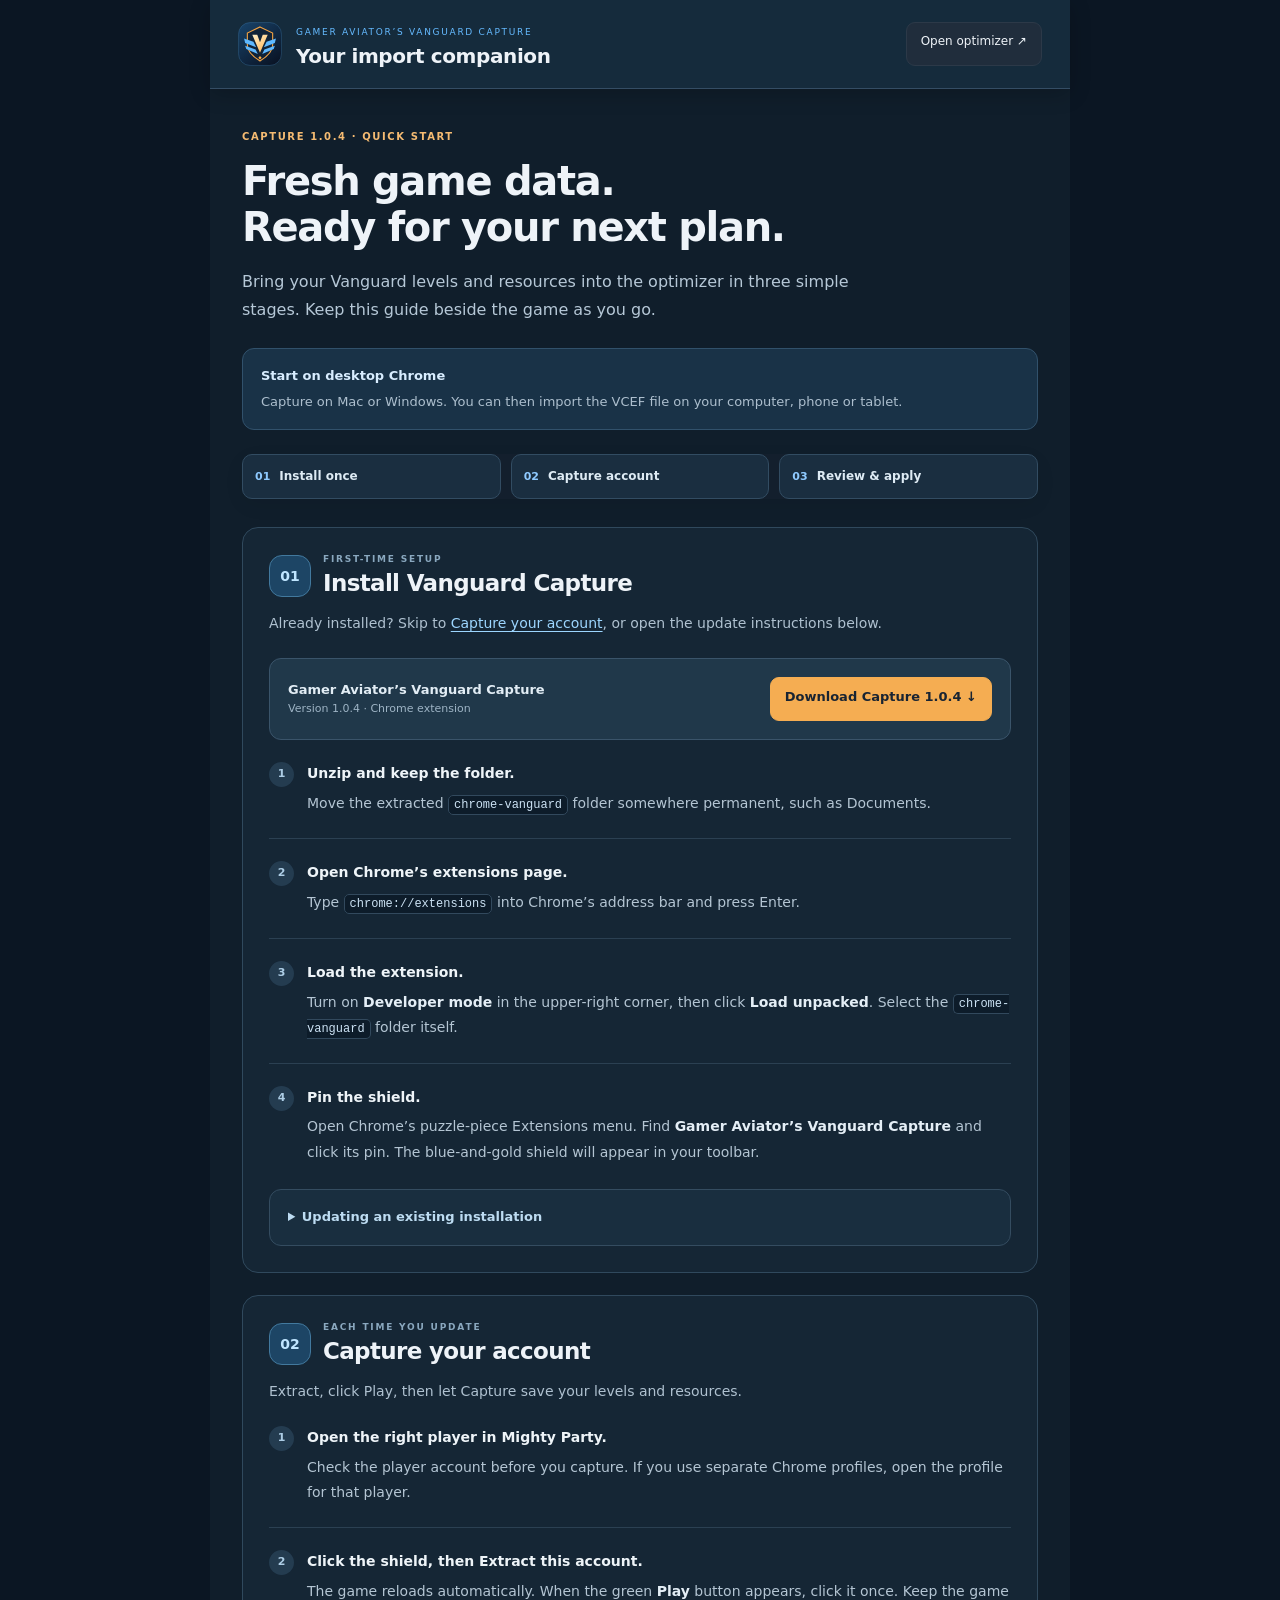
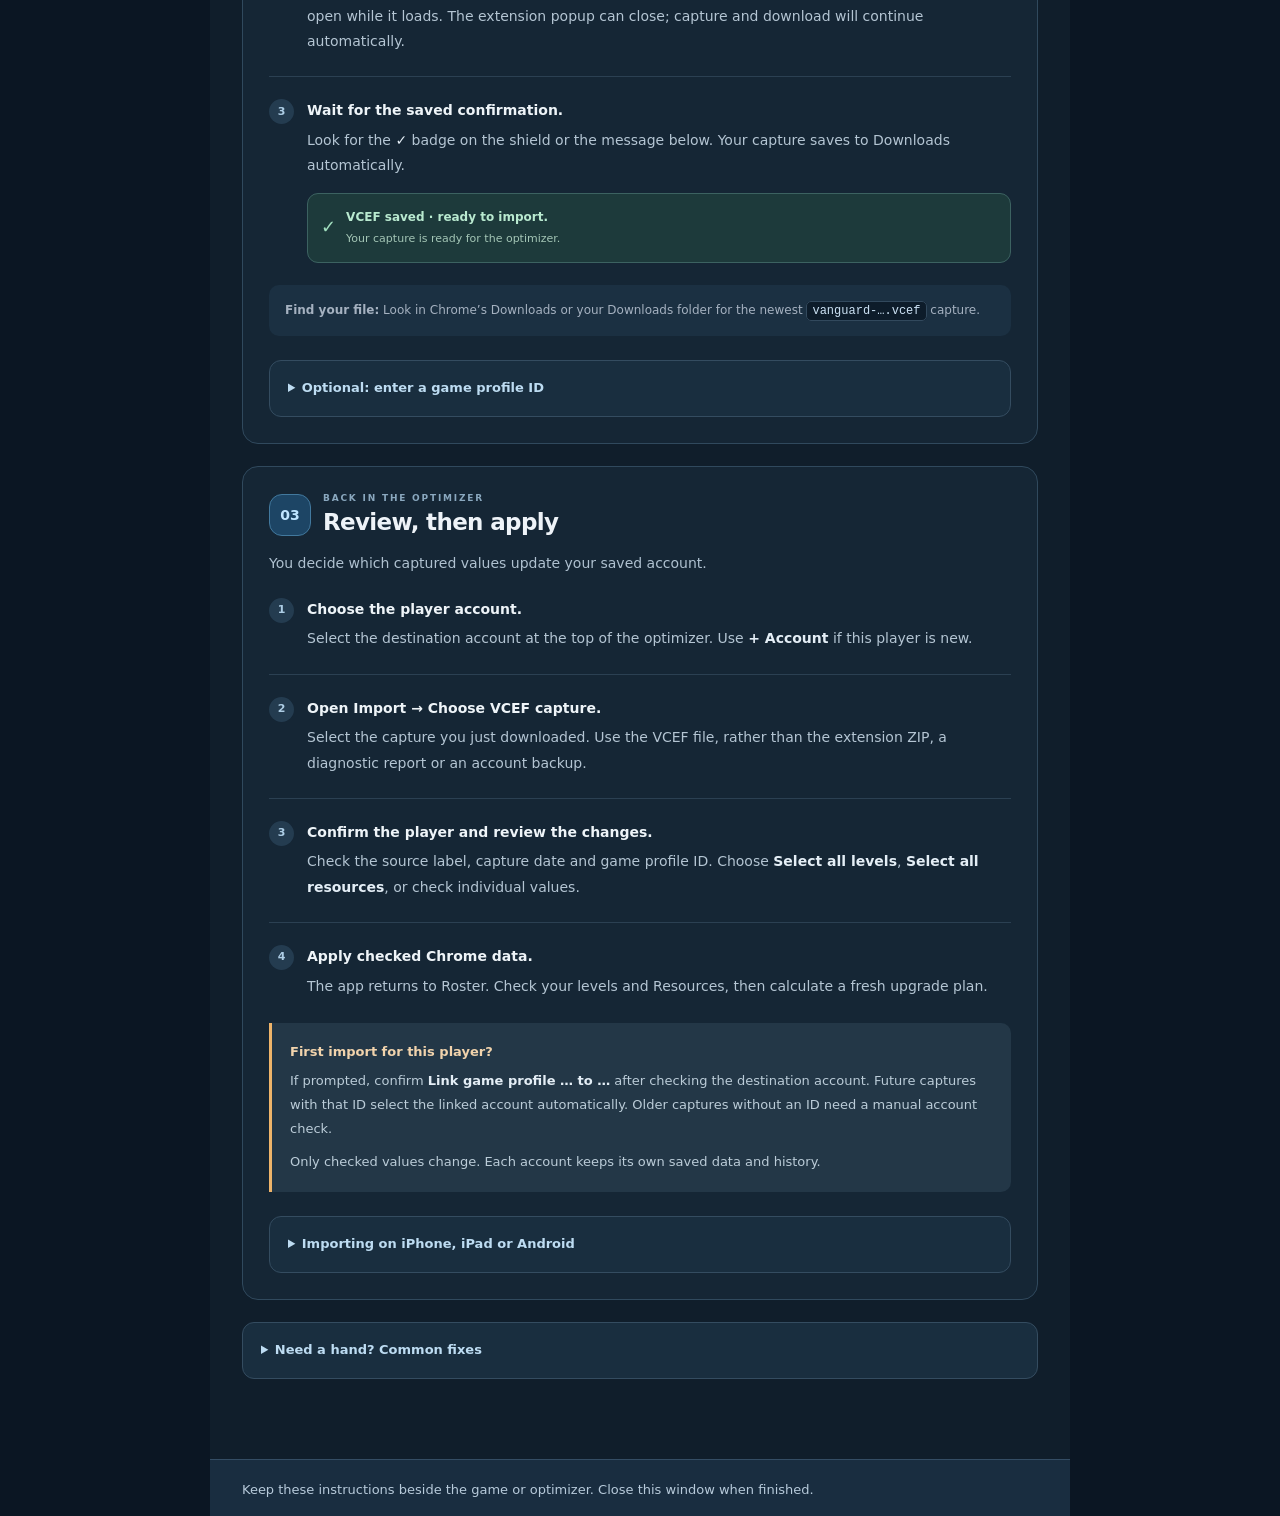
<file: chrome-import-help.html>
<!doctype html><html lang="en"><head><meta charset="utf-8"><meta name="viewport" content="width=device-width,initial-scale=1"><meta name="theme-color" content="#101823"><title>Chrome import instructions · Vanguard Optimizer</title><link rel="icon" href="vanguard-favicon.png"><link rel="stylesheet" href="style.css"></head><body class="chrome-guide-window-body"><main id="chrome-guide-page" class="chrome-guide-page" aria-label="Chrome import instructions"></main><script type="module" src="chrome-import-help.js"></script></body></html>
</file>
<file: style.css>
:root{color-scheme:dark;--bg:#101823;--panel:#182331;--line:#2c3948;--muted:#a5b1c0;--accent:#65baff;--action:#f5aa4e;--positive:#b8f284}*{box-sizing:border-box}body{margin:0;background:var(--bg);color:#eef3f8;font:16px system-ui,-apple-system,sans-serif}header{padding:22px max(20px,calc((100vw - 1200px)/2));display:flex;justify-content:space-between;align-items:center;border-bottom:1px solid var(--line);gap:20px}.brand{display:flex;gap:12px;align-items:center}.mark{background:var(--accent);color:#142011;padding:9px 15px;font-size:26px;font-weight:900;border-radius:12px}.brand small{display:block;letter-spacing:3px;font-size:10px;color:var(--muted);margin-bottom:4px}.brand strong{font-size:17px}.account{display:flex;gap:8px}main{max-width:1200px;margin:auto;padding:32px 20px}.eyebrow{font-size:11px;letter-spacing:2px;color:var(--accent)}h1{font-size:clamp(28px,5vw,44px);letter-spacing:-1.5px;margin:12px 0}p{color:var(--muted);line-height:1.6}nav{display:flex;gap:8px;margin:28px 0;border-bottom:1px solid var(--line);padding-bottom:14px;overflow:auto}button,.button,select,input{font:inherit;border:1px solid var(--line);border-radius:9px;background:#202d3c;color:inherit;padding:11px 14px;min-height:44px}button,.button{cursor:pointer}button:hover{border-color:var(--accent)}button.active,.primary{background:var(--accent);color:#172510;border-color:var(--accent);font-weight:650}input:focus,select:focus,button:focus-visible{outline:2px solid var(--accent);outline-offset:2px}input[type=number]{width:110px}input[type=checkbox]{min-height:20px;width:20px;accent-color:var(--accent)}.toolbar,.heading{display:flex;justify-content:space-between;align-items:center;gap:12px;flex-wrap:wrap}.toolbar input{flex:1;min-width:150px}.grid{display:grid;grid-template-columns:repeat(3,1fr);gap:12px;margin-top:20px}.card{padding:20px;background:var(--panel);border:1px solid var(--line);border-radius:14px}.vanguard{display:flex;align-items:center;justify-content:space-between;gap:10px}.vanguard small{display:block;font-size:12px;color:var(--muted);margin-top:6px}.badge{font-size:10px;letter-spacing:1px;font-weight:700;color:#dbb6ff;display:block;margin-bottom:6px}.Legendary{color:#f3c67e}.Common{color:#b3c0ca}.Rare{color:#84b7f2}.Epic{color:#d7a1ff}.target{height:3px;background:#334052;margin-top:15px;border-radius:5px}.target span{display:block;height:100%;background:var(--accent)}.stats{display:grid;grid-template-columns:repeat(4,1fr);gap:12px;margin:20px 0}.stats strong{display:block;font-size:26px;margin-top:8px}.muted,small{color:var(--muted)}h2{margin:0 0 8px;font-size:23px}h3{margin:0 0 8px}.resource input{width:100%;margin-top:10px}.resource label{display:block}.two{display:grid;grid-template-columns:1fr 1fr;gap:16px;margin:20px 0}.metric{font-size:36px;font-weight:750;color:var(--accent);margin:12px 0}.tablewrap{overflow:auto}table{border-collapse:collapse;width:100%;font-size:14px}th,td{text-align:left;padding:13px 10px;border-bottom:1px solid var(--line);white-space:nowrap}th{color:var(--muted);font-weight:500}#notice{color:var(--accent);margin:12px 0}.empty{text-align:center;padding:50px 20px}.actions{display:flex;gap:10px;flex-wrap:wrap}footer{margin-top:40px;border-top:1px solid var(--line);padding-top:20px;display:flex;align-items:center;gap:12px;flex-wrap:wrap;font-size:12px}footer span{margin-right:auto}.upload{display:block;text-align:center;padding:35px;border:2px dashed #526174;border-radius:14px;cursor:pointer}.review img{max-height:240px;max-width:100%;border-radius:8px}.review select{max-width:180px}.help{font-size:13px}.order{color:#88b7ff}.nature{color:#a9e383}.chaos{color:#f799ad}@media(max-width:850px){.grid{grid-template-columns:repeat(2,1fr)}.stats{grid-template-columns:repeat(2,1fr)}}@media(max-width:560px){header{align-items:flex-start;flex-direction:column;padding:18px 20px}.account{width:100%}.account select{flex:1;min-width:0}main{padding-top:25px}.grid,.two{grid-template-columns:1fr}.intro p{font-size:14px}nav button{white-space:nowrap;padding:10px;font-size:13px}.stats .card{padding:14px}.stats strong{font-size:23px}footer button{font-size:12px}.vanguard input{width:94px}}
.boost-switch{display:flex;align-items:center;gap:9px;font-size:14px;min-height:44px}.boost-comparison{margin:24px 0}.boost-gain{color:var(--accent)}.boost-comparison .heading>.muted{font-size:12px}
.roster-scroll{overflow-x:auto;margin-top:16px;padding-bottom:12px}.roster-grid{display:grid;grid-template-columns:repeat(6,minmax(0,1fr));min-width:900px;gap:10px}.roster-grid .card{padding:14px 10px}.roster-grid .vanguard{display:block}.roster-grid .vanguard strong{font-size:15px}.roster-grid .vanguard small{font-size:11px;min-height:32px;line-height:1.5}.roster-grid .vanguard label{display:block;margin-top:12px}.roster-grid input[type=number]{width:100%;padding:9px}.roster-grid .badge{font-size:9px;white-space:nowrap}.alignment-preview{display:block;width:100%;height:auto;margin:18px 0;touch-action:manipulation;cursor:crosshair;border-radius:9px}.import-setup{margin:16px 0}.import-setup h3{overflow-wrap:anywhere}.import-setup .toolbar label{font-size:13px}.import-setup .toolbar select{margin-top:6px}.import-review-row{display:grid;grid-template-columns:22px minmax(130px,1fr) 110px minmax(130px,1fr);align-items:center;gap:12px;padding:14px 0;border-bottom:1px solid var(--line)}.import-review-row small{display:block;margin-top:4px;font-size:12px}.import-review-row:last-child{border:0}.review{margin-top:16px}@media(max-width:560px){.import-review-row{grid-template-columns:22px 1fr 90px}.import-review-row>small{grid-column:2/4}.import-review-row input[type=number]{width:90px}}
.plan-breakdown{margin:28px 0}.plan-breakdown .heading>.muted{font-size:12px}.faction-breakdown{grid-template-columns:repeat(3,minmax(0,1fr))}.faction-breakdown .card{padding:16px 12px}.faction-breakdown table{font-size:12px}.faction-breakdown th,.faction-breakdown td{padding:12px 5px}@media(max-width:1000px){.faction-breakdown{grid-template-columns:1fr}.faction-breakdown table{font-size:14px}.faction-breakdown th,.faction-breakdown td{padding:12px 8px}}
.card.selected-plan{border-color:var(--accent)}button:disabled{cursor:default;opacity:.55}
.boost-budget{margin:20px 0;max-width:560px}
.boost-value{margin:24px 0}.boost-value .heading>.muted{font-size:12px}.value-inputs label{font-size:13px;color:var(--muted)}.value-inputs input{display:block;width:100%;margin-top:8px}.payback-thresholds{display:grid;grid-template-columns:repeat(3,minmax(0,1fr));gap:16px;padding:18px;background:#101823;border-radius:10px}.payback-thresholds small{display:block;font-size:12px}.payback-thresholds strong{display:block;font-size:22px;margin-top:8px}.value-short{color:#f3c67e}.value-note{display:block;font-size:11px;margin-top:4px}@media(max-width:650px){.payback-thresholds{grid-template-columns:1fr}.payback-thresholds strong{font-size:24px}}
.upgrade-rarity{margin:7px 0 4px;font-size:10px}.card-location{display:block;font-size:11px;color:var(--muted)}
.Mythic{color:#ff9ca6}

.import-review-layout{display:grid;grid-template-columns:minmax(0,1fr) minmax(0,1fr);gap:24px;align-items:start}.import-review-reference{margin:0;position:sticky;top:12px;background:var(--panel);padding:10px 0;z-index:2}.import-review-reference img{display:block;width:100%;height:auto;max-height:65vh;object-fit:contain;border:1px solid var(--line)}.import-review-reference figcaption{font-size:12px;color:var(--muted);margin:8px 0}.import-review-reference .button{display:inline-block;font-size:13px;text-decoration:none}.import-review-entries{min-width:0}.import-review-entries .import-review-row{grid-template-columns:22px minmax(0,1fr) 90px;gap:10px}.import-review-entries .import-review-row>small{grid-column:2/4}.import-review-entries input[type=number]{width:90px}@media(max-width:850px){.import-review-layout{display:block}.import-review-reference{top:0;border-bottom:1px solid var(--line);margin-bottom:10px}.import-review-reference img{max-height:32vh}.import-review-reference figcaption{display:none}.import-review-reference .button{margin-top:6px;padding:8px 12px;min-height:40px}}
.help-section{margin-top:14px}.help-section summary{cursor:pointer;font-weight:650;min-height:44px;display:list-item;padding:10px 0}.help-section p{margin-bottom:0;max-width:85ch}
.brand{gap:15px}.brand .brand-emblem{display:block;width:64px;height:64px;padding:0;background:transparent;border-radius:0;filter:drop-shadow(0 5px 10px #0005);flex-shrink:0}.brand small{font-size:9px;letter-spacing:2px;color:#a4bed3;margin-bottom:7px}.brand-dot{color:#f4a343;padding:0 5px}.brand strong{display:flex;align-items:baseline;gap:9px;line-height:1.05}.brand-vanguard{font-size:24px;font-weight:850;letter-spacing:1px;color:#f0f7ff}.brand-optimizer{font-size:14px;font-weight:650;letter-spacing:2px;color:#f4ac50}@media(max-width:560px){.brand .brand-emblem{width:54px;height:54px}.brand{gap:12px}.brand small{font-size:8px;letter-spacing:1.1px}.brand strong{gap:6px}.brand-vanguard{font-size:20px}.brand-optimizer{font-size:11px;letter-spacing:1.4px}}
.vanguard-portrait{display:block;width:100%;height:auto;aspect-ratio:1;object-fit:cover;border:3px solid #adbdcb;border-radius:12px;margin-bottom:12px;background:#102338}.vanguard-portrait.Mythic{border-color:#f56467}.vanguard-portrait.Legendary{border-color:#f3c67e}.vanguard-portrait.Epic{border-color:#c57bf2}.vanguard-portrait.Rare{border-color:#62c5f5}.upgrade-identity{display:flex;align-items:center;gap:12px}.vanguard-portrait.portrait-small{width:54px;height:54px;flex-shrink:0;border-width:2px;border-radius:9px;margin:0}.upgrade-identity>div{min-width:0}
button.active{background:#214c70;color:#eef8ff;border-color:var(--accent);font-weight:650}.primary{background:linear-gradient(135deg,#ffc16d,#f3a143);color:#241608;border-color:#ffbf6d;font-weight:700}.primary:hover{border-color:#ffe0ad;background:linear-gradient(135deg,#ffcd88,#ffb458)}button.primary.active{background:#214c70;color:#eef8ff;border-color:var(--accent)}.metric,.boost-gain{color:var(--positive)}.card.selected-plan{border-color:var(--accent);box-shadow:0 0 0 1px #65baff26}.button:focus-visible{outline:2px solid var(--accent);outline-offset:2px}nav button.active{background:#214c70;box-shadow:inset 0 -2px 0 var(--accent)}
.roster-grid .vanguard strong{display:block;text-align:center}
/* Focused compare and screenshot workflows */
[hidden]{display:none!important}.section-heading{margin:32px 0 16px}.section-heading h2,.section-heading h3{margin-top:9px}.section-heading p{margin:8px 0}.strategy-grid .card{position:relative;padding:26px;background:linear-gradient(145deg,#1d2d40,#182331)}.strategy-grid .card.selected-plan{background:linear-gradient(145deg,#213e57,#182b3d);box-shadow:0 8px 30px #0002}.strategy-grid .help{min-height:42px;max-width:45ch}.strategy-grid .metric{font-size:clamp(34px,4vw,48px);letter-spacing:-1.5px;margin:18px 0 4px}.strategy-grid [data-plan-status]{display:block;font-size:12px}.strategy-grid br{display:none}.strategy-grid [data-plan]{width:100%}.method-note{color:var(--muted);font-size:13px;margin:0 0 22px}.method-note summary{cursor:pointer;padding:10px 0;min-height:44px}.method-note p{max-width:90ch}.compare-extra{border:1px solid var(--line);border-radius:16px;background:var(--panel);margin:14px 0;overflow:hidden}.compare-extra>summary{list-style:none;display:flex;align-items:center;justify-content:space-between;gap:16px;padding:22px;cursor:pointer;font-size:18px;font-weight:650;min-height:80px}.compare-extra>summary::-webkit-details-marker{display:none}.compare-extra>summary small{display:block;font-size:12px;font-weight:400;margin-top:6px}.compare-extra[open]>summary{border-bottom:1px solid var(--line)}.compare-extra[open] .disclosure-icon{transform:rotate(45deg)}.disclosure-icon{color:var(--accent);font-size:23px;transition:transform .15s}.compare-extra .boost-value,.compare-extra .boost-comparison{margin:0;border:0;border-radius:0;background:transparent}.compare-extra .boost-comparison{border-bottom:1px solid var(--line)}.offer-chips{display:flex;flex-wrap:wrap;gap:8px;margin:18px 0}.offer-chips span{padding:8px 12px;background:#23384c;border:1px solid #35516c;border-radius:8px;font-size:13px;color:#b9dfff}#plan>.help{padding:24px;border:1px dashed var(--line);border-radius:14px;text-align:center}.stats .card{background:linear-gradient(145deg,#1b2c3e,#182331)}.stats .card:nth-child(3) strong{color:var(--positive)}
.import-steps{display:flex;gap:12px;margin:24px 0;color:var(--muted);font-size:12px}.import-steps span{padding:9px 14px;border:1px solid var(--line);border-radius:100px;background:var(--panel)}.upload{background:linear-gradient(135deg,#1b3044,#182331);border-color:#466886;padding:32px 20px}.upload:hover{border-color:var(--accent)}.upload strong{display:block;font-size:18px;color:#d8ecff}.upload small{display:block;margin-top:10px;font-size:12px}.screenshot-tabs{display:flex;gap:8px;overflow-x:auto;padding:4px 0 12px;margin:16px 0 0}.screenshot-tabs button{flex-shrink:0;font-size:13px;padding:9px 16px}.screenshot-filename{display:block;font-size:11px;overflow-wrap:anywhere;margin-bottom:8px}.import-setup .toolbar{justify-content:flex-start;display:grid;grid-template-columns:repeat(3,minmax(0,1fr));gap:12px}.import-setup .toolbar select{display:block;width:100%;font-size:13px}.import-setup .alignment-preview{width:100%;height:auto;background:#101823}.import-progress{font-size:13px;color:var(--accent)}.import-summary{padding:14px 18px;border:1px solid #38526a;border-radius:10px;background:#1a2e40;color:#c7e5ff;font-size:13px}.review-actions button{font-size:13px}.import-review-row>div strong{font-size:14px;line-height:1.4}.confidence-pill{font-size:10px!important;justify-self:start;border-radius:5px;padding:4px 8px;background:#273746;color:#a9c0d4}.confidence-pill.confident{background:#213c34;color:#b5e4c4}.confidence-pill.needs-review{background:#423522;color:#efc88b}.import-apply-bar{position:sticky;bottom:12px;z-index:3;padding:16px;background:#142334f5;backdrop-filter:blur(12px);border:1px solid #42627e;border-radius:14px;box-shadow:0 6px 24px #0005;display:flex;align-items:center;justify-content:space-between;gap:16px;margin-top:20px}.import-apply-bar button{margin-top:0!important}.import-apply-bar small{font-size:12px;max-width:34ch}.import-review-reference{border-radius:12px}.import-review-reference img{border-radius:10px}.review h3{margin-bottom:16px}
@media(max-width:560px){.strategy-grid .card{padding:20px}.strategy-grid .help{min-height:0}.import-steps{gap:6px}.import-steps span{padding:8px 10px;font-size:11px}.import-setup .toolbar{grid-template-columns:1fr}.import-setup .toolbar label{display:grid;grid-template-columns:1fr 1fr;align-items:center;gap:8px}.import-setup .toolbar select{margin:0}.import-apply-bar{flex-direction:column;align-items:stretch;gap:10px;bottom:8px}.import-apply-bar small{max-width:none}.compare-extra>summary{padding:18px}.import-review-reference{padding:8px}.review{padding:14px}}
/* Navigation, account freshness, and a finished application footer. */
nav{gap:6px;padding:6px;border:1px solid var(--line);border-radius:14px;background:#131f2d;box-shadow:0 6px 20px #0001;scrollbar-width:none}nav button{display:flex;align-items:center;justify-content:center;gap:9px;flex:1;border-color:transparent;background:transparent;color:#a9bacb;font-size:14px;font-weight:550;border-radius:10px;white-space:nowrap}nav button svg{width:19px;height:19px;flex-shrink:0}nav button:hover{background:#1c2f42;border-color:transparent;color:#e4f2ff}nav button.active{background:linear-gradient(135deg,#285677,#21425f);border-color:#426f91;color:#eef8ff;box-shadow:0 3px 12px #0002}nav button.active svg{color:#8dd0ff}.heading h2,.page-heading h2{margin-top:8px}.updated-stamp{display:flex;align-items:center;gap:9px;margin-top:12px;font-size:11px;color:var(--muted);font-weight:400;letter-spacing:.2px}.updated-stamp strong,.updated-stamp time{display:inline-block;padding:5px 9px;border:1px solid #334b61;border-radius:6px;background:#1b2d3e;color:#c6def0;font-size:11px;font-weight:550;font-variant-numeric:tabular-nums}.page-heading>.updated-stamp{margin-top:0}.heading .updated-stamp{margin-bottom:8px}footer{display:grid;grid-template-columns:minmax(220px,1fr) auto;gap:24px;padding:28px 0 12px;margin-top:48px;align-items:center}footer .footer-meta{display:flex;flex-direction:column;gap:8px}footer .footer-brand{font-size:10px;letter-spacing:1.5px;color:#d3e7f6;font-weight:700;margin:0}footer .footer-brand span{font-size:9px;letter-spacing:1px;color:#829bb1;margin:0}footer small{font-size:11px;color:#8ca2b7}.device-status{display:flex;align-items:center;gap:6px}.device-status i{width:5px;height:5px;border-radius:50%;background:#87bfab}.footer-actions{display:flex;gap:9px}footer .utility-button{display:flex;align-items:center;gap:10px;text-align:left;padding:12px 15px;min-height:62px;background:linear-gradient(145deg,#1e3143,#192737);border:1px solid #344b61;border-radius:12px;box-shadow:0 4px 14px #0002;transition:border-color .15s,background .15s,transform .15s}footer .utility-button:hover{border-color:#6a9cc2;background:#243c52;transform:translateY(-1px)}footer .utility-button svg{width:23px;height:23px;color:#83c7fa;flex-shrink:0}footer .utility-button span{margin:0;font-size:12px;font-weight:650;color:#e5f2fd}footer .utility-button small{display:block;font-size:10px;font-weight:400;margin-top:4px;color:#9fb4c8}footer .install-button{border-color:#765b36;background:linear-gradient(145deg,#342d24,#25292f)}footer .install-button svg{color:#f9bd71}footer .install-button:hover{border-color:#dfab62;background:#3b3327}.utility-button:focus-visible,summary:focus-visible{outline:2px solid var(--accent);outline-offset:3px}
@media(max-width:1000px){footer{grid-template-columns:1fr}.footer-actions{display:grid;grid-template-columns:repeat(3,minmax(0,1fr))}footer .utility-button{width:100%}}
@media(max-width:560px){nav{gap:2px;padding:5px;margin:24px 0}nav button{flex-direction:column;gap:6px;padding:10px 8px;font-size:11px;min-width:58px}nav button svg{width:20px;height:20px}.page-heading{align-items:flex-start}.page-heading>.updated-stamp{width:100%;margin:4px 0}.footer-actions{gap:8px}footer .utility-button{flex-direction:column;align-items:center;text-align:center;gap:9px;padding:14px 7px;min-height:94px}footer .utility-button small{font-size:9px;line-height:1.4}footer .utility-button svg{width:25px;height:25px}footer .utility-button span{font-size:11px}.footer-meta{padding:0 2px}}
/* Resource and faction summaries: a dashboard with clear numerical hierarchy. */
.resource-summary{margin:36px 0}.resource-summary h3{margin-top:9px}.context-chip{font-size:11px;color:#a7bed1;border:1px solid #344a60;background:#172839;padding:7px 11px;border-radius:100px}.resource-summary-grid{display:grid;grid-template-columns:repeat(4,minmax(0,1fr));gap:12px;margin-top:20px}.resource-summary-card,.faction-summary{--summary:#a9bace;color:#edf4fb;position:relative;overflow:hidden;border:1px solid #2e4459;border-radius:16px;background:linear-gradient(150deg,#1c2c3d,#152333);padding:22px}.resource-summary-card:before,.faction-summary:before{content:"";position:absolute;top:0;left:22px;right:22px;height:2px;background:var(--summary);opacity:.7}.essence{--summary:#c49bff}.resource-summary-card.order,.faction-summary.order{--summary:#86b7ff}.resource-summary-card.nature,.faction-summary.nature{--summary:#a4d984}.resource-summary-card.chaos,.faction-summary.chaos{--summary:#ff91ab}.resource-title,.faction-title{display:flex;align-items:center;gap:10px}.resource-title h4,.faction-title h4{font-size:13px;margin:0;color:#d6e5f2;font-weight:600}.summary-icon{display:inline-flex;align-items:center;justify-content:center;flex-shrink:0;width:34px;height:34px;border-radius:10px;background:#0f1c2a;border:1px solid #34485b;color:var(--summary)}.summary-icon svg{width:21px;height:21px}.metric-caption{display:block;margin-top:24px;font-size:9px;letter-spacing:1.5px;color:#8fa6ba}.resource-remaining{display:block;font-size:clamp(21px,2.4vw,29px);letter-spacing:-.8px;margin:6px 0 24px;font-variant-numeric:tabular-nums}.resource-spend-row{display:flex;align-items:baseline;justify-content:space-between;gap:8px;font-size:11px;color:#91a9bd}.resource-spend-row strong{font-size:12px;font-weight:550;color:#c1d3e2;font-variant-numeric:tabular-nums}.resource-spend-bar{height:5px;margin-top:10px;border-radius:8px;background:#0e1c2b;overflow:hidden}.resource-spend-bar span{display:block;height:100%;background:var(--summary);border-radius:8px}.resource-utilization{display:block;font-size:10px;color:#8399ac;margin-top:8px}.ticket-summary{display:grid;grid-template-columns:1fr 1fr;border:1px solid #2b4054;border-radius:12px;background:#132231;margin-top:12px}.ticket-summary>div{display:flex;align-items:center;gap:12px;padding:16px 20px}.ticket-summary>div+div{border-left:1px solid #2b4054}.ticket-summary strong{font-size:12px;color:#c8d9e8;font-weight:550}.ticket-summary small{display:block;margin-top:5px;font-size:11px;color:#819bb1}.ticket-summary b{color:#c3d5e5;font-weight:500}.ticket-summary small span{padding:0 5px}.ticket-summary .summary-icon{--summary:#d2b187;width:30px;height:30px;border:0;background:transparent}
.faction-summary-grid{display:grid;grid-template-columns:repeat(3,minmax(0,1fr));gap:14px;margin-top:20px}.summary-card-heading{display:flex;justify-content:space-between;align-items:center;gap:8px}.faction-title h4{font-size:17px;color:var(--summary)}.gain-pill{display:inline-flex;align-items:center;gap:4px;padding:6px 9px;border:1px solid #345343;background:#223a30;border-radius:7px;color:#b8e59d;font-size:12px;font-weight:650;white-space:nowrap;font-variant-numeric:tabular-nums}.gain-pill small{color:inherit;font-size:9px;font-weight:400}.zero-gain{color:#93a8ba!important}.gain-pill.zero-gain{background:#1d2d3d;border-color:#35485a}.faction-total{display:block;font-size:34px;letter-spacing:-1.1px;margin:6px 0 4px;font-variant-numeric:tabular-nums}.starting-caption{display:block;font-size:11px;color:#8ea5b9}.attack-mix{height:6px;margin-top:24px;border-radius:8px;overflow:hidden;background:#667f98}.attack-mix span{display:block;height:100%;background:var(--summary)}.attack-mix-labels{display:flex;justify-content:space-between;font-size:9px;letter-spacing:.3px;color:#8ca4b8;margin:7px 0 16px}.strength-row{display:grid;grid-template-columns:78px minmax(0,1fr) auto;align-items:center;gap:8px;border-top:1px solid #2e4356;padding:14px 0}.strength-row:last-child{padding-bottom:0}.strength-label{display:flex;align-items:center;gap:6px;font-size:12px;color:#b6c9da}.strength-label svg{width:16px;height:16px;color:#8ca8bf;flex-shrink:0}.strength-values{text-align:right;font-variant-numeric:tabular-nums}.strength-values strong{display:block;font-size:13px;font-weight:650;color:#e4eff8}.strength-values small{display:block;font-size:9px;color:#859eb3;margin-top:4px}.strength-gain{font-size:11px;font-weight:550;color:#b4df9b;text-align:right;font-variant-numeric:tabular-nums;min-width:52px}.all-strength{display:grid;grid-template-columns:1fr 1fr;gap:18px;background:#142434;border:1px solid #31485e;border-radius:16px;margin-top:16px;padding:22px}.all-strength-title{grid-column:1/-1}.all-strength-title h4{font-size:16px;margin:6px 0 0}.combined-attacks{display:grid;grid-template-columns:1fr 1fr;gap:18px;align-items:start}.combined-attack>strong{display:block;font-size:24px;letter-spacing:-.6px;margin-top:10px;font-variant-numeric:tabular-nums}.combined-attack>small{display:block;font-size:10px;margin:4px 0 12px;color:#8ca5ba}.combined-attack .gain-pill{font-size:11px}.roster-total-banner{background:linear-gradient(135deg,#203c55,#1b3046);border:1px solid #42637f;border-radius:12px;padding:18px 20px;display:flex;align-items:center;justify-content:space-between;gap:12px}.roster-total-banner span:not(.gain-pill){color:#a7c8e3;font-size:11px}.roster-total-banner strong{display:block;font-size:30px;letter-spacing:-.8px;margin:5px 0;font-variant-numeric:tabular-nums}.roster-total-banner div>small{display:block;font-size:10px;color:#97b3ca}
@media(max-width:1000px){.resource-summary-grid{grid-template-columns:repeat(2,minmax(0,1fr))}.faction-summary-grid{grid-template-columns:1fr}.faction-total{font-size:36px}.strength-row{grid-template-columns:100px minmax(0,1fr) 90px}.strength-values strong{font-size:15px}.strength-gain{font-size:13px}.faction-summary .metric-caption{margin-top:18px}.all-strength{grid-template-columns:1fr}.all-strength-title{grid-column:auto}.roster-total-banner{margin-top:4px}}
@media(max-width:560px){.resource-summary-card{padding:16px}.resource-title{gap:7px}.resource-title h4{font-size:11px}.resource-title .summary-icon{width:28px;height:28px;border-radius:8px}.resource-remaining{font-size:22px;margin-bottom:18px}.resource-spend-row{display:block}.resource-spend-row strong{display:block;margin-top:4px}.metric-caption{font-size:8px;margin-top:18px}.resource-summary-grid{gap:9px}.ticket-summary{grid-template-columns:1fr}.ticket-summary>div+div{border-left:0;border-top:1px solid #2b4054}.ticket-summary>div{padding:14px 16px}.faction-summary{padding:20px}.strength-row{grid-template-columns:74px minmax(0,1fr) 67px}.gain-pill{font-size:11px;padding:6px 8px}.all-strength{padding:18px}.combined-attacks{gap:12px}.combined-attack>strong{font-size:22px}.roster-total-banner{padding:16px;gap:8px}.roster-total-banner strong{font-size:26px}.roster-total-banner .gain-pill small{display:none}.context-chip{font-size:10px}.resource-summary .heading,.plan-breakdown .heading{gap:14px}}
.import-mode{margin:20px 0;padding:18px 20px;background:#172b3d}.import-mode>label{display:block;font-size:12px;color:#a8c2d7;margin-bottom:9px}.import-mode select{width:100%;max-width:500px}.import-mode p{margin-bottom:0}.portrait-review-row .card-match-select{display:block;width:100%;max-width:none;margin:10px 0 4px;font-size:12px;padding:9px 10px}.portrait-review-row .portrait-comparison{display:flex;align-items:center;gap:14px;margin-bottom:10px}.portrait-comparison img{object-fit:cover;border:1px solid #456179;border-radius:8px;max-height:none;width:54px;height:54px}.portrait-comparison .captured-card{width:68px;height:auto;max-height:100px;object-fit:contain;background:#101d29}.portrait-review-identity>strong{display:block}.review-confidence{grid-column:2/4;display:flex;gap:5px;flex-wrap:wrap}.review-confidence .confidence-pill{font-size:10px!important}.portrait-review-row{align-items:start}.portrait-review-row>input[type=checkbox]{margin-top:12px}.portrait-review-row>input[type=number]{margin-top:12px}.portrait-review-row .matched-portrait{border-color:#f5aa4e}.progress-panel{border:1px solid #32495f;border-radius:14px;margin:22px 0;background:#142536;overflow:hidden}.progress-panel>summary{display:flex;justify-content:space-between;align-items:center;gap:12px;list-style:none;cursor:pointer;padding:18px 20px;min-height:56px}.progress-panel>summary::-webkit-details-marker{display:none}.progress-panel>summary>span{font-size:14px;font-weight:650;color:#cee6fa}.progress-panel>summary>small{font-size:11px;color:#88badf}.progress-panel>summary>small:after{content:' ＋';font-size:17px}.progress-panel[open]>summary>small:after{content:' −'}.might-history{border:0;border-top:1px solid #32495f;border-radius:0;background:linear-gradient(145deg,#1a2d40,#142231)}.might-history h3{margin-top:8px}.might-history .heading>div>small{font-size:11px}.history-metrics{display:grid;grid-template-columns:repeat(3,minmax(0,1fr));gap:14px;margin:24px 0 12px}.history-metrics strong{display:block;font-size:26px;letter-spacing:-.5px;margin-top:7px;font-variant-numeric:tabular-nums}.history-metrics small{font-size:11px;display:block}.history-metrics strong+small{margin-top:5px}.history-positive{color:#b8e59d}.history-negative{color:#ffaab9}.history-chart{display:block;width:100%;height:auto;max-height:330px}.history-records{margin-top:10px}.history-records summary{font-size:12px;color:#a8c9e3;cursor:pointer;padding:10px 0;min-height:44px}.history-records table{font-size:12px}
@media(max-width:560px){.import-mode select{font-size:12px}.history-metrics{grid-template-columns:1fr 1fr;gap:18px}.history-metrics>div:last-child{grid-column:1/-1}.history-metrics strong{font-size:25px}.history-chart{min-height:165px}.progress-panel>summary{padding:16px}.might-history{padding:16px}.portrait-review-row .card-match-select{font-size:11px}.portrait-review-row .portrait-comparison{gap:10px}.portrait-comparison .captured-card{width:60px}.review-confidence .confidence-pill{white-space:normal}}
.install-help{grid-column:2;min-width:0;border:1px solid #3c5064;background:#152535;border-radius:13px;padding:16px 18px;margin-top:-8px}.install-hint-row{display:flex;align-items:flex-start;gap:9px}.install-hint-row>svg{width:18px;height:18px;flex-shrink:0;color:#f5b86b;margin-top:2px}.install-hint-row>p{margin:0;color:#c1d7e9;font-size:12px;line-height:1.6}.install-status{margin:10px 0 0;font-size:12px;color:#f6c68b;line-height:1.6}.install-status:empty{display:none}.install-help details>summary{display:flex;align-items:center;justify-content:space-between;list-style:none;cursor:pointer;font-size:12px;color:#8ac7f7;padding:12px 0 0;min-height:40px}.install-help summary::-webkit-details-marker{display:none}.install-help summary span{margin:0;font-size:18px;transition:transform .15s}.install-help details[open]>summary span{transform:rotate(45deg)}.install-device-tabs{display:flex;gap:6px;flex-wrap:wrap;margin:16px 0}.install-device-tabs button{font-size:11px;min-height:40px;padding:8px 10px;border-radius:8px;background:#1b3043}.install-device-tabs button.active{background:#28516f;border-color:#70b1de}.install-help ol{padding-left:22px;margin:14px 0;color:#bbd1e3;font-size:12px;line-height:1.7}.install-help li{padding:0 0 9px 4px}.install-help strong{color:#e6f2fb;font-weight:600}.install-tip{font-size:11px;line-height:1.6;margin:10px 0 0;color:#90a9bf;padding-top:10px;border-top:1px solid #2f4559}
@media(max-width:1000px){.install-help{grid-column:1;margin-top:-8px}}@media(max-width:560px){.install-help{padding:14px 16px}.install-device-tabs{display:grid;grid-template-columns:1fr 1fr}.install-device-tabs button{font-size:11px}.install-help ol{font-size:12px}}
/* Stronger section hierarchy and quieter, consistent history charts. */
.page-heading{padding:8px 0 22px;border-bottom:1px solid #304456;margin-bottom:22px}.page-heading h2{font-size:clamp(32px,4vw,42px);font-weight:800;letter-spacing:-1.2px;line-height:1.1;margin:9px 0 16px}.page-heading .eyebrow{font-size:10px;letter-spacing:2.4px}.might-history .heading h3{font-size:25px;font-weight:750;letter-spacing:-.65px;margin:8px 0}.progress-panel>summary>span{font-size:16px;font-weight:700}.history-metrics{gap:12px;margin:24px 0}.history-metrics>div{padding:16px 18px;border:1px solid #31485b;border-radius:12px;background:#122333}.history-metrics strong{font-size:28px;letter-spacing:-.7px}.history-metrics small{color:#a0b7ca;font-size:11px;line-height:1.5}.history-plot{background:#102030;border:1px solid #2b4257;border-radius:13px;padding:14px 8px 2px;margin:18px 0}.chart-axis-caption{font-size:10px;letter-spacing:.6px;color:#95adc0;padding:2px 16px 4px}.history-chart{max-height:300px}.resource-history .heading select{font-size:13px;max-width:220px;background:#20384c}.history-subheading{display:flex;align-items:center;justify-content:space-between;gap:12px;margin:26px 0 10px;flex-wrap:wrap}.history-subheading h4{font-size:18px;font-weight:700;margin:0}.weekly-resources{display:grid;grid-template-columns:repeat(3,minmax(0,1fr));gap:10px;margin:18px 0}.weekly-resources>div{padding:16px;border:1px solid #30495d;border-radius:11px;background:#122535}.weekly-resources strong{display:block;font-size:24px;letter-spacing:-.5px;margin:8px 0}.weekly-resources small{display:block;font-size:11px;color:#98b0c5;line-height:1.5}.history-records{border-top:1px solid #31485b;padding-top:7px}.history-records summary{font-weight:600;font-size:12px;color:#b2d5f0}
@media(max-width:560px){.page-heading{padding:4px 0 18px}.page-heading h2{font-size:34px}.history-metrics>div{padding:14px 12px}.history-metrics strong{font-size:24px}.might-history .heading h3{font-size:23px}.weekly-resources{grid-template-columns:repeat(2,minmax(0,1fr));gap:8px}.weekly-resources>div{padding:13px}.weekly-resources strong{font-size:21px}.resource-history .heading select{width:100%;max-width:none}.history-plot{padding:12px 2px 2px}.history-chart{min-height:145px}.chart-axis-caption{padding-left:12px}.history-metrics>div:last-child{grid-column:1/-1}}

/* Compact purchase comparisons: summary first, full calculations on demand. */
.purchase-cards{display:grid;grid-template-columns:repeat(2,minmax(0,1fr));gap:14px;margin:18px 0}.purchase-card{padding:20px;border:1px solid #ffffff12;border-radius:14px;background:#0e1925;min-width:0}.purchase-card h4{margin:0 0 20px;font-size:16px}.purchase-caption{display:block;font-size:10px;letter-spacing:.14em;color:#99afc3;margin-bottom:7px}.purchase-number{display:block;font-size:clamp(26px,3vw,34px);line-height:1.15;font-weight:800}.purchase-meta{display:flex;gap:10px;flex-wrap:wrap;margin-top:14px;color:#b6c6d5;font-size:13px}.purchase-meta span{padding:5px 9px;background:#ffffff06;border-radius:7px}.purchase-card small{display:block;color:#aab9c9;line-height:1.6}.purchase-verdict{margin:12px 0 7px;font-weight:600}.extra-details{border-top:1px solid #ffffff12;margin-top:16px;padding-top:14px}.extra-details>summary{cursor:pointer;color:#85c8ff;font-size:13px;font-weight:600;padding:6px 0}.extra-details[open]>summary{margin-bottom:12px}.break-even-summary{display:flex;align-items:baseline;gap:10px 18px;flex-wrap:wrap;padding:15px 18px;border-radius:10px;background:#ffffff04}.break-even-summary small{font-size:10px;letter-spacing:.1em;color:#9aadc0}.break-even-summary strong{font-size:21px}.break-even-summary span{font-size:12px;color:#aab9c9}.valuation-details{margin-bottom:20px}.compare-extra .boost-value> .heading h3,.boost-comparison h3{font-size:20px}@media(max-width:540px){.purchase-cards{grid-template-columns:1fr;gap:10px}.purchase-card{padding:18px}.purchase-card h4{margin-bottom:14px}.break-even-summary{align-items:flex-start;flex-direction:column;gap:7px}.extra-details .payback-thresholds{grid-template-columns:1fr}}

.alignment-adjustments{margin:14px 0}.alignment-adjustments>summary{cursor:pointer;color:#85c8ff;font-size:13px;font-weight:600;padding:10px 0}.alignment-adjustments[open]>summary{margin-bottom:8px}

.capture-review-row{display:flex;align-items:center;gap:12px;padding:12px 0;border-bottom:1px solid #ffffff12}.capture-review-row input{width:auto}.capture-review-row:last-of-type{margin-bottom:16px}

.sov-resource{margin-top:20px;border-color:#6f5426;background:linear-gradient(120deg,#242419,#152536)}.sov-resource .eyebrow{color:#f5c86a}.sov-resource h3{margin:8px 0 18px}.sov-resource label{display:block;max-width:340px}.sov-resource input{display:block;width:100%;margin-top:8px}.sov-resource .help{margin-bottom:0}

.danger-button,.history-remove{color:#ffb4b4;border-color:#a54d4d66;background:#39232d}.history-remove{white-space:nowrap;font-size:12px;padding:7px 10px}[data-history-undo]{margin-top:8px}
/* Grade Up campaign workbench */
.event-intro{max-width:760px;margin-top:-4px}.event-baseline,.event-assumptions{margin:22px 0;padding:22px}.event-baseline>summary,.event-assumptions>summary{display:flex;justify-content:space-between;align-items:center;gap:14px;cursor:pointer;list-style:none}.event-baseline summary b,.event-assumptions summary b{font-size:17px}.event-baseline summary small,.event-assumptions summary small{display:block;color:var(--muted);font-size:12px;margin-top:7px}.event-baseline[open]>summary,.event-assumptions[open]>summary{padding-bottom:16px;border-bottom:1px solid var(--line);margin-bottom:18px}.event-baseline-grid{display:grid;grid-template-columns:repeat(3,minmax(0,1fr));gap:16px;margin:18px 0}.event-baseline-grid label,.event-assumption-controls label{display:block;font-size:13px;font-weight:600;min-width:0}.event-baseline-grid input,.event-assumption-controls input,.event-assumption-controls select{display:block;width:100%;margin-top:9px;background:#101c29}.event-baseline-grid small{display:block;margin:7px 0;color:var(--muted);font-weight:400}.event-mode-grid{display:grid;grid-template-columns:repeat(3,minmax(0,1fr));gap:12px;margin-top:24px}.event-mode{text-align:left;padding:20px;background:#152333;border-radius:14px;min-width:0}.event-mode.selected{border-color:#efba61;box-shadow:inset 0 0 0 1px #efba6155;background:linear-gradient(120deg,#2b2b24,#192d3e)}.event-mode strong{display:block;font-size:23px;margin:12px 0 8px}.event-mode small{display:block;color:var(--muted);font-size:11px;line-height:1.7}.event-mode .eyebrow{letter-spacing:.1em;font-size:10px}.event-hero{background:linear-gradient(115deg,#243345,#26332b 75%,#343024);border-color:#76825666;padding:28px;margin:24px 0}.event-hero h3{font-size:26px;margin:10px 0}.event-top-metrics{display:grid;grid-template-columns:repeat(3,minmax(0,1fr));gap:18px;margin-top:26px}.event-top-metrics small,.event-conversion-metrics small,.event-payouts small{font-size:11px;color:#b6c4d2;display:block}.event-top-metrics strong{display:block;font-size:clamp(24px,3vw,35px);letter-spacing:-1px;margin-top:8px}.event-top-metrics>div:last-child strong{color:#f5c86a}#event-result>section{margin-top:22px;padding:24px}#event-result h3{font-size:23px;letter-spacing:-.5px;margin:10px 0 22px}.event-roster{display:grid;grid-template-columns:repeat(2,minmax(0,1fr));gap:16px}.event-vanguard{display:grid;grid-template-columns:74px minmax(0,1fr);gap:14px;align-items:center;border:1px solid #ffffff12;padding:16px;border-radius:12px;background:#101c29}.event-vanguard img{width:74px;height:95px;object-fit:cover;border:1px solid #dcb157;border-radius:9px}.event-vanguard h4{font-size:18px;margin:6px 0 12px}.event-vanguard .eyebrow{font-size:9px;letter-spacing:1px}.event-vanguard small{font-size:10px;color:#a7b7c9}.event-levels{display:flex;gap:12px;flex-wrap:wrap;font-size:10px;color:var(--muted)}.event-levels b{font-size:12px;color:#ecf1f7;margin-left:3px}.event-progress{height:6px;background:#34424f;border-radius:8px;position:relative;overflow:hidden;margin:13px 0 8px}.event-progress span,.event-progress i{position:absolute;left:0;top:0;height:100%;background:#e3b151}.event-progress i{background:#65baff}.event-tiers{display:grid;grid-template-columns:repeat(6,minmax(0,1fr));gap:10px;margin:20px 0}.event-tier{text-align:center;padding:16px 5px;border:1px solid #ffffff1a;border-radius:10px;color:#8597a7;background:#111d2a}.event-tier small,.event-tier span{display:block;font-size:10px;line-height:1.5}.event-tier strong{display:block;font-size:23px;margin:12px 0 4px}.event-tier small:last-child{margin-top:12px}.event-tier.pre{background:#20303c;color:#afbbc7}.event-tier.earned{border-color:#96c97c66;color:#b8ed99;background:#26382c}.event-tier.projected{border-color:#f5c86a99;color:#f5c86a;background:#373121}.event-reward-summary{display:flex;justify-content:space-between;flex-wrap:wrap;gap:18px;padding-top:15px;border-top:1px solid var(--line)}.event-reward-summary span{font-size:11px;color:var(--muted)}.event-reward-summary b{display:block;margin-top:8px;color:#e8edf3;font-size:18px}.event-stage-chart{display:grid;gap:22px;margin:28px 0}.event-stage-chart>div{display:grid;grid-template-columns:190px minmax(0,1fr) 120px;align-items:center;gap:16px}.event-stage-chart span{font-size:12px;color:#b3c2cf}.event-stage-chart strong{text-align:right;font-size:16px}.event-stage-track{height:24px;border-radius:6px;background:#0d1824;overflow:hidden}.event-stage-track i{display:block;height:100%;background:#65baff;border-radius:6px}.event-stage-chart>div:nth-child(2) i{background:#a4cf8e}.event-stage-chart>div:nth-child(3) i{background:#efbf62}.event-ledger{margin-top:18px}.event-ledger>summary{cursor:pointer;padding:10px 0;color:#8dccff;font-size:13px}.event-conversion-metrics,.event-payouts{display:grid;grid-template-columns:repeat(4,minmax(0,1fr));gap:18px;margin:24px 0}.event-conversion-metrics strong,.event-payouts strong{display:block;font-size:25px;margin-top:9px}.event-conversion-results{border-color:#b18e4a77}.event-conversion-metrics>div{padding:12px 0}.event-payouts>div{padding:16px;background:#101c29;border-radius:10px}.event-assumption-controls{display:grid;grid-template-columns:180px minmax(0,1fr);gap:18px}.event-received{display:flex;gap:10px;align-items:center;margin:20px 0;font-size:13px}.event-received input{width:19px;height:19px;min-height:19px;padding:0;flex-shrink:0}.event-source{font-size:11px}.event-loading{margin-top:22px;padding:24px}#event-result[aria-busy=true]{min-height:100px}
@media(max-width:760px){.event-roster{grid-template-columns:1fr}.event-top-metrics{gap:12px}.event-mode{padding:15px 12px}.event-mode strong{font-size:19px}.event-tiers{grid-template-columns:repeat(3,minmax(0,1fr))}.event-conversion-metrics,.event-payouts{grid-template-columns:repeat(2,minmax(0,1fr))}.event-stage-chart>div{grid-template-columns:1fr auto;gap:8px}.event-stage-track{grid-row:2;grid-column:1/-1;height:18px}.event-stage-chart strong{grid-column:2;grid-row:1}.event-stage-chart span{font-size:11px}}
@media(max-width:560px){nav button{min-width:49px;padding:10px 5px;font-size:10px}.event-baseline,.event-assumptions,#event-result>section{padding:18px}.event-baseline-grid{grid-template-columns:repeat(2,minmax(0,1fr));gap:14px}.event-mode-grid{grid-template-columns:1fr;gap:8px}.event-mode{display:grid;grid-template-columns:1fr auto;align-items:center;gap:5px 12px}.event-mode strong{margin:0;font-size:20px}.event-mode small{grid-column:1/-1}.event-top-metrics{grid-template-columns:1fr 1fr;gap:20px}.event-top-metrics>div:last-child{grid-column:1/-1;padding-top:16px;border-top:1px solid #ffffff18}.event-top-metrics strong{font-size:28px}.event-vanguard{padding:12px;grid-template-columns:62px minmax(0,1fr);gap:12px}.event-vanguard img{width:62px;height:85px}.event-levels{gap:9px}.event-baseline>summary,.event-assumptions>summary{align-items:flex-start}.event-baseline summary b,.event-assumptions summary b{font-size:15px}.event-baseline summary small,.event-assumptions summary small{font-size:10px}.event-assumption-controls{grid-template-columns:1fr}.event-reward-summary{display:grid;grid-template-columns:1fr 1fr}.event-reward-summary span:last-child{grid-column:1/-1}.event-payouts>div{padding:12px}.event-payouts strong,.event-conversion-metrics strong{font-size:22px}}

.chrome-import-card{margin:20px 0 24px;padding:24px;background:linear-gradient(135deg,#1b3449,#162534);border-color:#3b607d}.chrome-import-card h3{font-size:23px;margin-top:8px}.chrome-import-card p{margin:8px 0 18px}.chrome-import-card .help{margin:15px 0 8px}.chrome-import-card a{color:#8bcaff;font-size:14px}.screenshot-import-heading{margin:30px 0 16px;font-size:23px}.chrome-guide{width:min(780px,calc(100vw - 28px));max-height:calc(100dvh - 32px);padding:0;border:1px solid #416480;border-radius:20px;background:#111e2c;color:#eef3f8;box-shadow:0 24px 100px #0009}.chrome-guide::backdrop{background:#050b15ce;backdrop-filter:blur(5px)}.chrome-guide-header{display:flex;align-items:center;gap:14px;padding:22px 24px;background:#192d40;border-bottom:1px solid #344d64}.chrome-guide-header h2{font-size:24px;margin:5px 0 0;line-height:1.2}.chrome-guide-header button{margin-left:auto;flex-shrink:0;background:#223a50}.chrome-guide-content{padding:0 26px 24px}.chrome-guide-intro{font-size:16px;margin:22px 0}.chrome-guide-device{display:grid;gap:7px;padding:16px;border-left:3px solid #70bfff;background:#1a3044;border-radius:0 10px 10px 0;font-size:14px;line-height:1.5}.chrome-guide-device span{color:#b8c9da}.chrome-guide-stage{padding:24px 0;border-bottom:1px solid #2c4156}.chrome-guide-stage-title{display:flex;align-items:center;gap:12px;margin-bottom:14px}.chrome-guide-stage-title>span{display:grid;place-items:center;flex-shrink:0;width:34px;height:34px;border:1px solid #568bb3;background:#254c6c;border-radius:11px;color:#c6e7ff;font-weight:800}.chrome-guide-stage h3{font-size:20px;margin:0}.chrome-guide ol,.chrome-guide ul{padding-left:25px;margin:10px 0 0}.chrome-guide li{padding-left:5px;margin:0 0 14px;line-height:1.6;color:#bfcedd;font-size:15px}.chrome-guide strong{color:#f2f6fa}.chrome-guide a{color:#9bd2ff}.chrome-guide code{font-size:13px;padding:3px 6px;border:1px solid #334c65;border-radius:5px;background:#0a1725;overflow-wrap:anywhere}.chrome-guide details{margin-top:18px;background:#162a3c;border:1px solid #304b65;padding:14px;border-radius:10px}.chrome-guide summary{cursor:pointer;font-weight:650;color:#aad6f6}.chrome-guide details p{font-size:14px;margin:12px 0 0}.chrome-guide-footer{display:flex;align-items:center;justify-content:space-between;gap:16px;padding:18px 24px;border-top:1px solid #344d64;background:#192d40}.chrome-guide-footer span{font-size:13px;color:#b7cada}.chrome-guide-footer button{flex-shrink:0}@media(max-width:560px){.chrome-import-card{padding:18px}.chrome-import-card .actions button{width:100%}.chrome-guide{max-height:calc(100dvh - 20px)}.chrome-guide-header{padding:16px;gap:10px}.chrome-guide-header img{width:36px;height:36px}.chrome-guide-header h2{font-size:20px}.chrome-guide-header .eyebrow{font-size:9px;letter-spacing:1px}.chrome-guide-content{padding:0 18px 20px}.chrome-guide-stage h3{font-size:18px}.chrome-guide-footer{padding:15px 18px}.chrome-guide-footer span{max-width:190px}}

.chrome-help-link{display:inline-flex;align-items:center;justify-content:center;text-decoration:none}.chrome-guide-page{max-width:780px;margin:0 auto;background:#111e2c;min-height:100dvh}.chrome-guide-page .chrome-guide-header{position:sticky;top:0;z-index:2;box-shadow:0 5px 20px #0003}.chrome-guide-page .chrome-guide-header h2{font-size:22px}.chrome-guide-page .chrome-guide-header .button{margin-left:auto;font-size:12px;text-decoration:none;white-space:nowrap}.chrome-guide-page .chrome-guide-footer{position:static}.chrome-guide-page .chrome-guide-footer a{color:#a8d8ff}.chrome-guide-window-body{background:#0b1623}.chrome-guide-window-body main{padding:0}@media(max-width:560px){.chrome-import-card .chrome-help-link{width:100%}.chrome-guide-page .chrome-guide-header{flex-wrap:wrap}.chrome-guide-page .chrome-guide-header h2{font-size:19px}.chrome-guide-page .chrome-guide-header .button{margin-left:46px}}

/* Standalone capture companion: readable steps shared by every guide surface. */
.chrome-guide-page{max-width:860px;background:#101e2b}.chrome-guide-header{padding:20px 28px;background:#152b3c;gap:14px}.chrome-guide-page .chrome-guide-header h2{font-size:20px;letter-spacing:-.4px}.chrome-guide-header .eyebrow{font-size:9px;letter-spacing:1.7px}.chrome-guide-content{padding:0 32px 32px}.capture-guide-welcome{padding:36px 0 24px}.capture-guide-tag{color:#f5bb72;font-size:10px;letter-spacing:1.6px;font-weight:750}.capture-guide-welcome h1{font-size:clamp(29px,4.7vw,40px);letter-spacing:-1.3px;line-height:1.15;margin:14px 0 18px}.capture-guide-welcome>p{font-size:16px;line-height:1.75;max-width:620px;color:#b6c8d7;margin:0}.capture-device-note{margin-top:24px;display:grid;gap:5px;padding:16px 18px;background:#193247;border:1px solid #31516b;border-radius:12px;font-size:13px;line-height:1.65}.capture-device-note strong{color:#d8edff}.capture-device-note span{color:#adbfce}.capture-guide-jumps{display:grid;grid-template-columns:repeat(3,1fr);gap:10px;overflow:visible;border:0;margin:0 0 28px;padding:0}.capture-guide-jumps a{display:flex;gap:9px;align-items:center;background:#1a2e40;border:1px solid #324c62;padding:13px 12px;border-radius:10px;color:#deebf4;text-decoration:none;font-size:12px;font-weight:650;line-height:1.4}.capture-guide-jumps a:hover{border-color:#78bdf1;background:#213d54}.capture-guide-jumps a span{color:#8fcaff;font-size:11px}.chrome-guide-stage{padding:26px;border:1px solid #30495d;border-radius:16px;background:#152635;margin-bottom:22px;scroll-margin-top:110px}.chrome-guide-stage-title{margin-bottom:14px;align-items:center}.chrome-guide-stage-title>span{width:42px;height:42px;border-radius:13px;font-size:14px;background:#1d4565;border-color:#42799e;color:#bfe5ff}.capture-stage-kicker{display:block;color:#8aa8bf;font-size:9px;letter-spacing:1.8px;font-weight:700;margin-bottom:5px}.chrome-guide-stage h3{font-size:23px;letter-spacing:-.65px;line-height:1.25}.capture-stage-intro{font-size:14px;line-height:1.75;margin:0 0 22px;color:#afc1d0}.chrome-guide-page a:not(.button):not(.capture-guide-jumps a){color:#9dd6ff;text-underline-offset:3px}.capture-download{display:flex;align-items:center;justify-content:space-between;gap:18px;flex-wrap:wrap;padding:18px;margin-bottom:22px;background:#20384a;border:1px solid #3a546a;border-radius:12px}.capture-download>div{display:grid;gap:5px}.capture-download strong{font-size:13px;color:#e2edf5}.capture-download>div>span{font-size:11px;color:#9eb4c5}.capture-download .button{font-size:13px;text-decoration:none;white-space:nowrap;background:#f5ad52;color:#192432;border-color:#f5ad52;font-weight:750}.capture-steps{list-style:none;counter-reset:capture-step;margin:0!important;padding:0!important}.capture-steps>li{counter-increment:capture-step;position:relative;padding:0 0 22px 38px;margin:0 0 22px;border-bottom:1px solid #2b4052;font-size:14px;line-height:1.7;color:#c4d2de}.capture-steps>li::before{content:counter(capture-step);position:absolute;left:0;top:0;width:25px;height:25px;display:grid;place-items:center;border-radius:50%;background:#243c50;color:#adcde5;font-size:11px;font-weight:750}.capture-steps>li:last-child{margin-bottom:0;padding-bottom:0;border:0}.capture-steps strong{font-size:14px;color:#eef4f8;font-weight:700}.capture-steps p{font-size:14px;line-height:1.8;color:#b4c5d3;margin:5px 0 0}.chrome-guide-content code{font-size:12px;padding:2px 5px;background:#0d1c2a;border:1px solid #32495d;border-radius:5px;overflow-wrap:anywhere;color:#cce2f4}.capture-guide-detail{padding:17px 18px;border:1px solid #344c60;border-radius:12px;background:#192e3f;margin-top:24px}.capture-guide-detail summary{font-size:13px;color:#bddcf2;cursor:pointer;font-weight:650;line-height:1.6}.capture-guide-detail p{font-size:13px;line-height:1.85;color:#b4c6d5;margin:14px 0 0}.capture-success{display:flex;gap:10px;align-items:center;background:#1d3a3b;border:1px solid #3c6261;border-radius:11px;padding:13px;margin-top:14px}.capture-success>span{color:#a2dfbf;font-size:18px}.capture-success strong{display:block;font-size:12px!important;color:#b9ead0!important}.capture-success small{display:block;font-size:11px;color:#a4c6b6;margin-top:3px}.capture-guide-tip{padding:14px 16px;margin:22px 0 0;background:#1b3042;border-radius:10px;font-size:12px;line-height:1.9}.capture-account-note{margin-top:24px;padding:18px;background:#233747;border-left:3px solid #eeb46a;border-radius:0 10px 10px 0}.capture-account-note>strong{color:#f1d3ac;font-size:13px}.capture-account-note p{font-size:13px;line-height:1.85;margin:9px 0 0;color:#bbccd8}.capture-troubleshooting{margin:8px 0 0}.capture-fixes>div{padding:18px 0;border-bottom:1px solid #334b5f}.capture-fixes>div:last-child{border:0;padding-bottom:0}.capture-fixes strong{color:#e3edf4;font-size:13px}.capture-fixes p{margin-top:5px}.chrome-guide-footer{padding:22px 32px}.chrome-guide-page .chrome-guide-header{box-shadow:0 5px 20px #0003}.chrome-guide-content b{color:#e4eef6;font-weight:650}@media(max-width:560px){.chrome-guide-header{padding:16px}.chrome-guide-content{padding:0 16px 24px}.capture-guide-welcome{padding-top:28px}.capture-guide-welcome>p{font-size:14px}.capture-guide-jumps{gap:6px}.capture-guide-jumps a{padding:11px 8px;display:grid;gap:4px;font-size:11px}.chrome-guide-stage{padding:20px 16px;scroll-margin-top:150px}.chrome-guide-stage h3{font-size:20px}.capture-stage-kicker{font-size:8px;letter-spacing:1.3px}.capture-download{padding:15px}.capture-download .button{width:100%;text-align:center}.capture-steps>li{padding-left:34px}.chrome-guide-page .chrome-guide-header .button{margin-left:0}.chrome-guide-header .eyebrow{font-size:8px;letter-spacing:1px}.chrome-guide-footer{padding:20px}}

.grade-up{display:grid;gap:18px}.grade-hero{display:flex;align-items:center;justify-content:space-between;gap:24px;padding:clamp(20px,4vw,32px);border:1px solid #5a4831;border-radius:20px;background:linear-gradient(115deg,#2d2830,#1b2b3c 72%)}.grade-hero .eyebrow,.grade-reward small{color:#f5bd78}.grade-hero h2{margin:8px 0;font-size:clamp(26px,4vw,40px);letter-spacing:-.8px}.grade-hero p{margin:0;color:#ccd4e0}.grade-reward{display:grid;text-align:center;gap:4px;flex:0 0 134px;border:1px solid #775939;border-radius:14px;background:#3a302a;padding:14px 10px}.grade-reward>span{font-size:27px}.grade-reward small{font-size:9px;letter-spacing:1px}.grade-reward strong{font-size:20px}.grade-status{display:flex;justify-content:space-between;align-items:center;gap:12px}.grade-phase{display:inline-block;padding:5px 9px;border:1px solid #435565;border-radius:8px;font-size:12px;font-weight:700}.grade-phase.active{color:#baf1cd;background:#19352d;border-color:#3c6857}.grade-status p,.grade-count span{font-size:12px;color:var(--muted);margin:6px 0 0}.grade-count{text-align:right}.grade-count strong,.grade-count span{display:block}.grade-count strong{font-size:24px;color:#f8cb91}.grade-progress{width:100%;height:9px;accent-color:#f5aa4e}.grade-result{margin:0;color:#c9d8e4;font-size:14px}.grade-troops{display:grid;grid-template-columns:repeat(4,minmax(0,1fr));gap:12px}.grade-troop{padding:16px;min-width:0}.grade-troop h3{margin:10px 0 4px}.grade-troop-state{display:inline-block;color:#ffcb87;font-size:11px;font-weight:700}.grade-troop-state.ready{color:#baf1cd}.grade-troop>span:not(.grade-troop-state){font-size:12px}.grade-level{display:block;margin-top:10px}.grade-troop p{font-size:12px;margin:6px 0 0}.grade-budget,.grade-rules{padding:20px}.grade-budget .heading{margin-bottom:12px}.grade-budget h3{margin:5px 0}.grade-budget table th[scope=row]{text-align:left;font-weight:600}.grade-shortfall{color:#ffbf80;font-weight:700}.grade-rules summary{cursor:pointer;font-weight:650}.grade-rules li{margin:8px 0;color:var(--muted);line-height:1.5}@media(max-width:700px){.grade-troops{grid-template-columns:repeat(2,minmax(0,1fr))}}@media(max-width:460px){.grade-hero{align-items:stretch;flex-direction:column;gap:14px}.grade-reward{flex-basis:auto;grid-template-columns:auto auto 1fr;align-items:center;text-align:left;gap:10px;padding:8px 12px}.grade-reward>span{font-size:20px}.grade-reward strong{font-size:16px}.grade-budget,.grade-rules{padding:14px}.grade-count span{max-width:115px}}

.grade-countdown{display:flex;align-items:baseline;justify-content:space-between;flex-wrap:wrap;gap:6px 16px;padding:12px 16px;border:1px solid #705334;border-radius:12px;background:#302a2a}.grade-countdown span{color:#e7caa7;font-size:13px;font-weight:650}.grade-countdown strong{color:#ffd297;font-size:clamp(18px,4vw,24px);font-variant-numeric:tabular-nums;white-space:nowrap}

.grade-might{padding:clamp(14px,3vw,20px)}.grade-might h3{margin:0 0 12px}.grade-might dl{display:grid;grid-template-columns:repeat(auto-fit,minmax(min(100%,145px),1fr));gap:12px;margin:0}.grade-might dl>div{padding:10px 12px;border:1px solid #435565;border-radius:10px}.grade-might dt{font-size:12px;color:var(--muted)}.grade-might dd{margin:4px 0 0;font-size:clamp(18px,3vw,24px);font-weight:750;font-variant-numeric:tabular-nums}.grade-might dl>div:nth-child(2) dd{color:#ffd297}.grade-might dl>div:last-child dd{color:#baf1cd}.grade-might .help{margin:12px 0 0}

.grade-troop-identity{display:flex;align-items:center;gap:8px;margin-top:8px}.grade-troop-identity h3{margin:0 0 3px}.grade-troop-identity div>span{display:block;font-size:12px}.grade-portrait{display:block;box-sizing:border-box;flex:none;width:clamp(36px,6vw,46px);height:clamp(36px,6vw,46px);object-fit:cover;border:1px solid #bc925b;border-radius:8px;background-color:#102338;background-repeat:no-repeat}
</file>
